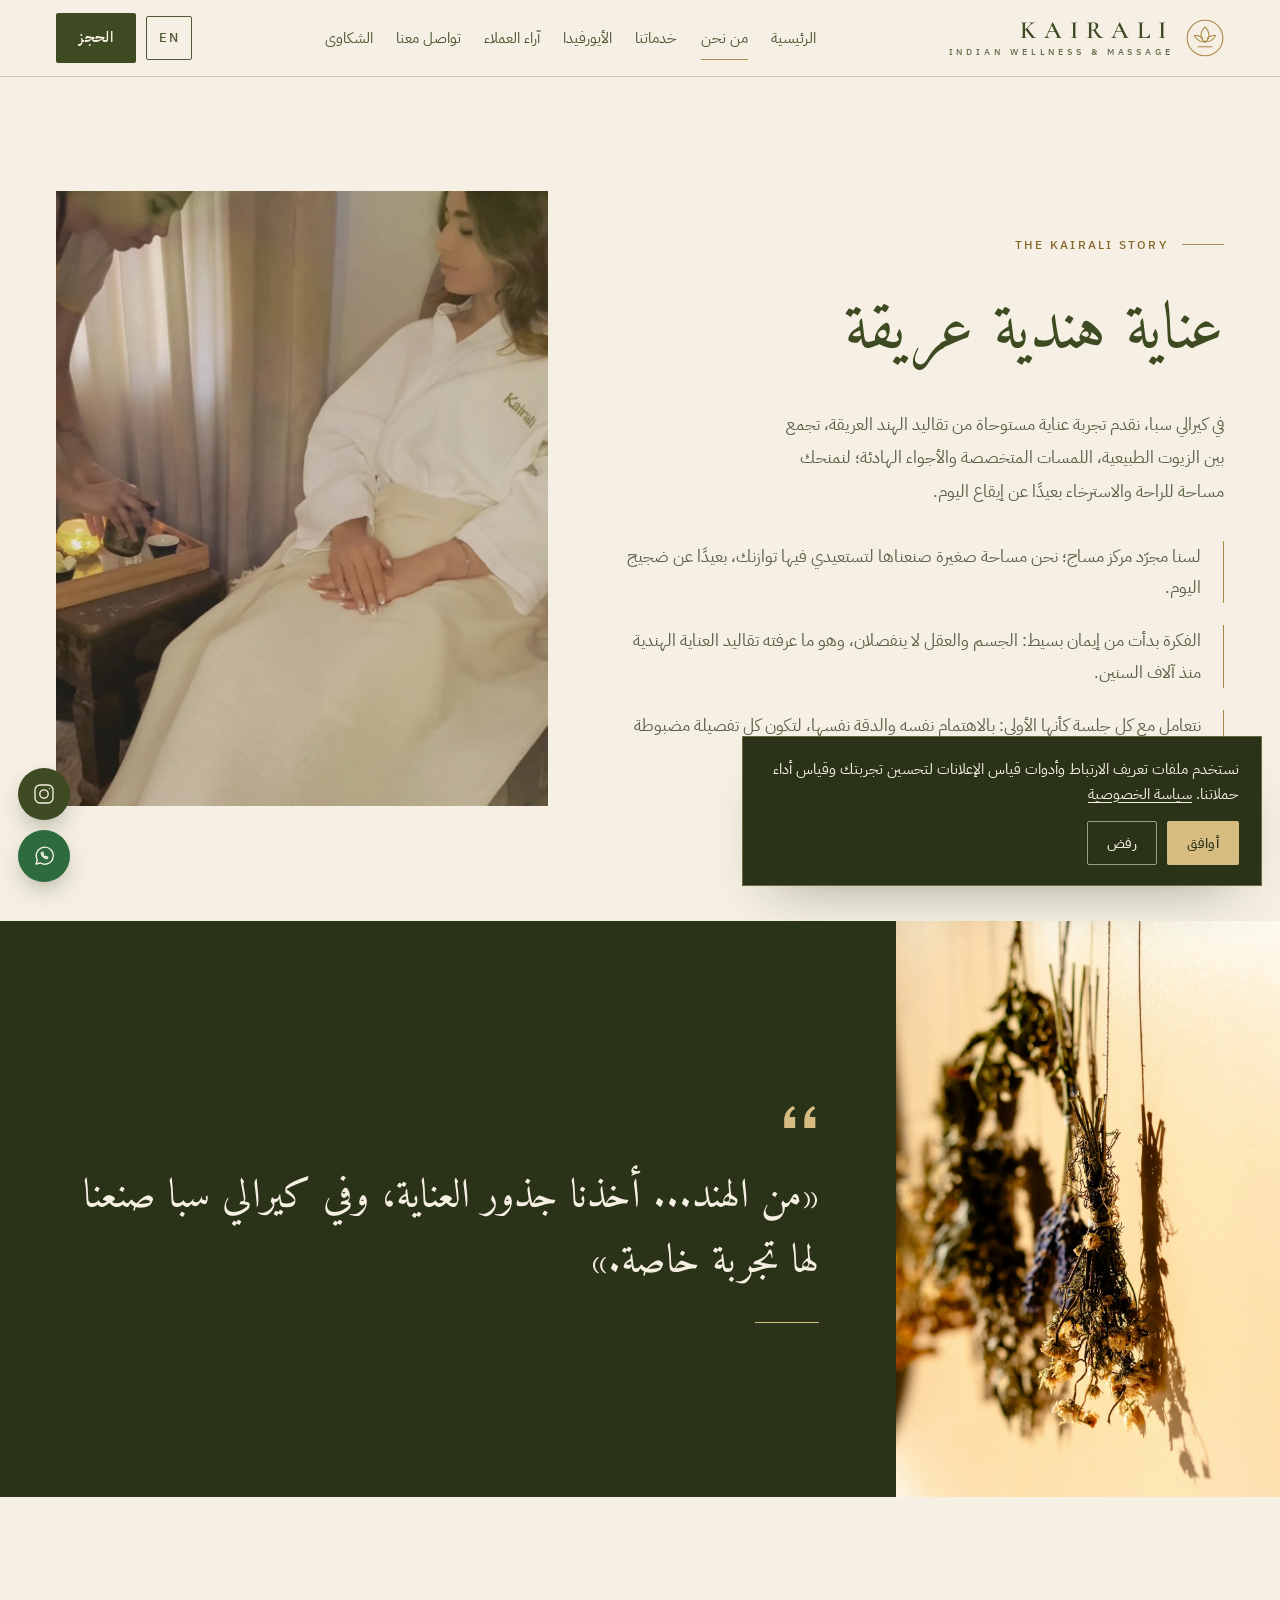
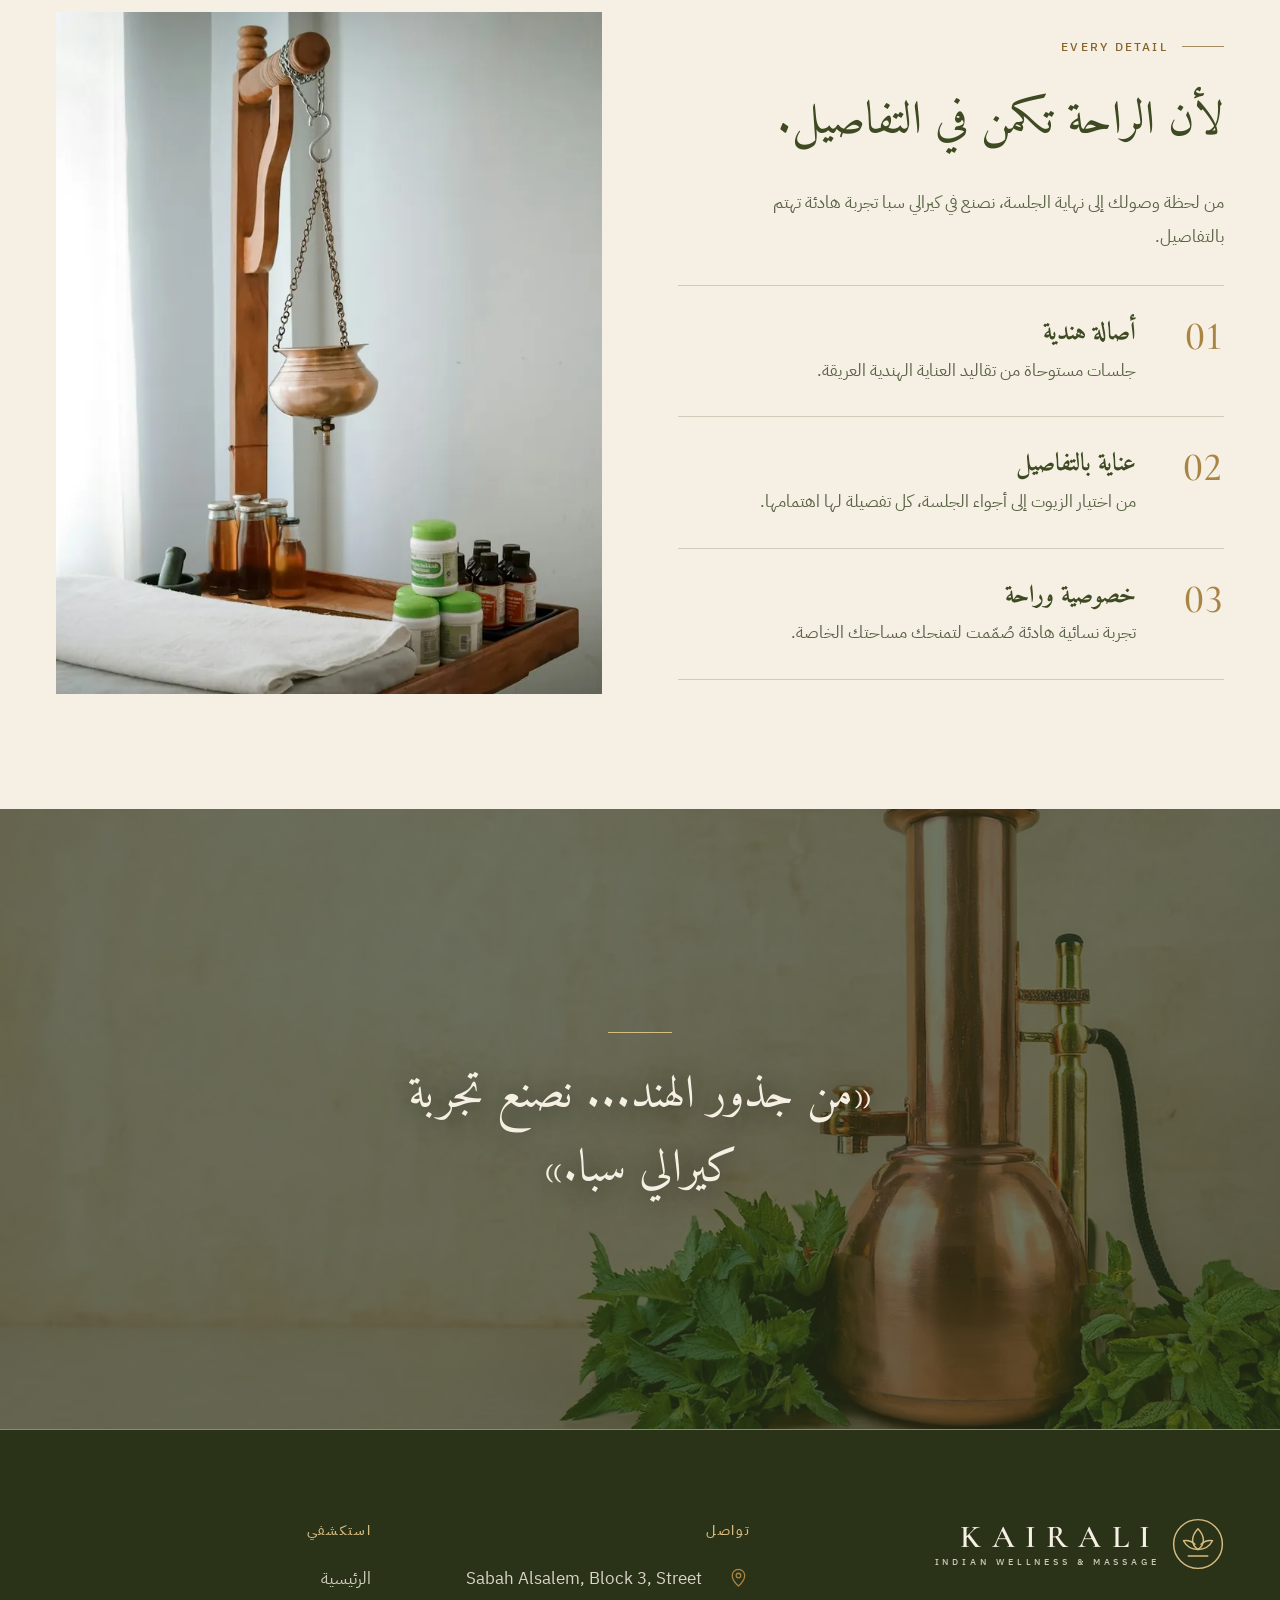
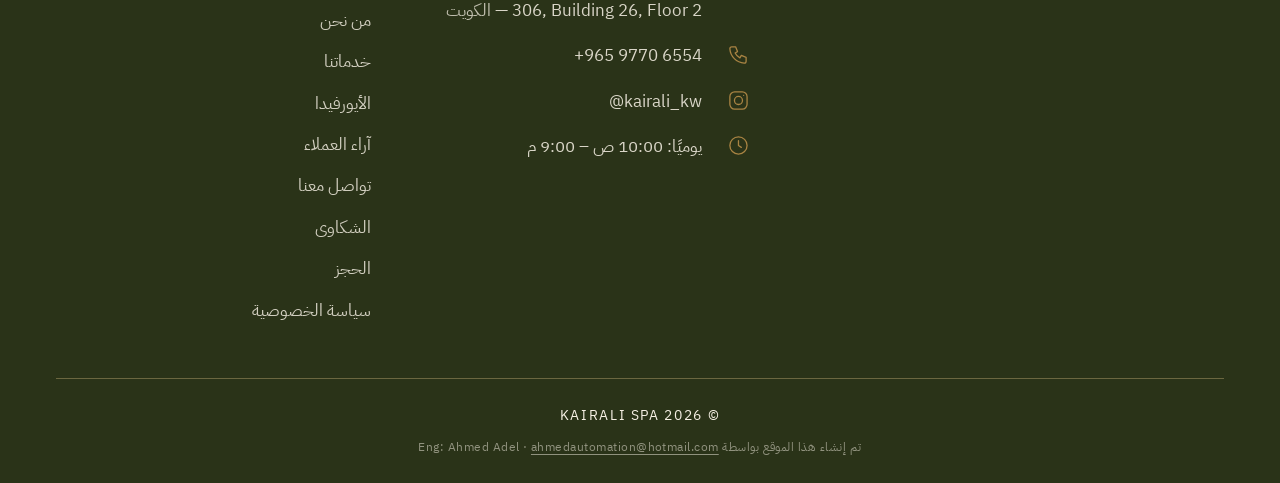
<file: about/index.html>
<!doctype html>
<html lang="ar" dir="rtl" data-title-en="About Us | Kairali Spa">
<head>
<meta charset="utf-8">
<meta name="viewport" content="width=device-width, initial-scale=1">
<title>من نحن | كيرالي سبا</title>
<meta name="description" content="عناية هندية عريقة: قصة كيرالي سبا وتجربة العناية المستوحاة من تقاليد الهند بالزيوت الطبيعية والأجواء الهادئة." data-en-content="Timeless Indian care: the story of Kairali Spa and a care experience inspired by India&#x27;s traditions.">

<link rel="canonical" href="https://kairali-website.vercel.app/about/">
<meta property="og:type" content="website"><meta property="og:site_name" content="Kairali Spa">
<meta property="og:title" content="من نحن | كيرالي سبا"><meta property="og:description" content="عناية هندية عريقة: قصة كيرالي سبا وتجربة العناية المستوحاة من تقاليد الهند بالزيوت الطبيعية والأجواء الهادئة.">
<meta property="og:url" content="https://kairali-website.vercel.app/about/"><meta property="og:image" content="https://kairali-website.vercel.app/assets/img/og-image.jpg"><meta property="og:locale" content="ar_KW"><meta property="og:locale:alternate" content="en_US">
<meta name="twitter:card" content="summary_large_image">
<meta name="theme-color" content="#2A3318">
<link rel="icon" href="/favicon.svg" type="image/svg+xml">
<link rel="preconnect" href="https://fonts.googleapis.com"><link rel="preconnect" href="https://fonts.gstatic.com" crossorigin>
<link rel="stylesheet" href="https://fonts.googleapis.com/css2?family=Amiri:wght@400;700&family=Cormorant+Garamond:ital,wght@0,400;0,500;0,600;1,400&family=IBM+Plex+Sans+Arabic:wght@300;400;500&display=swap">
<link rel="stylesheet" href="/assets/css/style.css">

</head>
<body data-page="about" class="page-inner">
<svg width="0" height="0" style="position:absolute" aria-hidden="true" focusable="false"><defs>
<symbol id="i-logo" viewBox="0 0 48 48"><circle cx="24" cy="24" r="22.5"/><path d="M24 10c3.4 3.6 5 7 5 10.5S27 27 24 29c-3-2-5-5-5-8.5S20.6 13.6 24 10Z"/><path d="M24 29c-5.2 0-10.6-2.6-13.4-8 4-.7 7.8.6 10.6 3.3"/><path d="M24 29c5.2 0 10.6-2.6 13.4-8-4-.7-7.8.6-10.6 3.3"/><path d="M15 35h18"/></symbol>
<symbol id="i-drop" viewBox="0 0 24 24"><path d="M12 3c3.5 4.6 6 7.6 6 11a6 6 0 0 1-12 0c0-3.4 2.5-6.4 6-11Z"/><path d="M9.2 14.4a3 3 0 0 0 2.4 2.6"/></symbol>
<symbol id="i-leaf" viewBox="0 0 24 24"><path d="M5 19c0-8 5-14 14-14 0 9-5 14-14 14Z"/><path d="M5 19c3-4 6-7 10-9"/></symbol>
<symbol id="i-lamp" viewBox="0 0 24 24"><path d="M12 2.5c1.3 1.7 2 2.8 2 4a2 2 0 0 1-4 0c0-1.2.7-2.3 2-4Z"/><path d="M3.5 12h17c0 3.4-3.8 6-8.5 6s-8.5-2.6-8.5-6Z"/><path d="M9 21.5h6M12 18v3.5"/></symbol>
<symbol id="i-door" viewBox="0 0 24 24"><path d="M6 21V9.5a6 6 0 0 1 12 0V21"/><path d="M3.5 21h17"/><path d="M14.8 13.5v2"/></symbol>
<symbol id="i-clock" viewBox="0 0 24 24"><circle cx="12" cy="12" r="9"/><path d="M12 7v5l3 2"/></symbol>
<symbol id="i-pin" viewBox="0 0 24 24"><path d="M12 21s-6.5-5.6-6.5-11a6.5 6.5 0 0 1 13 0c0 5.4-6.5 11-6.5 11Z"/><circle cx="12" cy="10" r="2.4"/></symbol>
<symbol id="i-phone" viewBox="0 0 24 24"><path d="M5 4h4l2 5-2.5 1.5a11 11 0 0 0 5 5L15 13l5 2v4a2 2 0 0 1-2 2A16 16 0 0 1 3 6a2 2 0 0 1 2-2Z"/></symbol>
<symbol id="i-insta" viewBox="0 0 24 24"><rect x="3" y="3" width="18" height="18" rx="5"/><circle cx="12" cy="12" r="4.2"/><path d="M17.4 6.6v.01"/></symbol>
<symbol id="i-wa" viewBox="0 0 24 24"><path d="M4 20l1.3-4.2A8.5 8.5 0 1 1 8.4 19L4 20Z"/><path d="M9.2 8.8c.2 2.4 2.5 5 5.4 5.9l1.2-1.4-1.9-1-.9.8c-.9-.3-1.9-1.2-2.2-2.2l.8-.9-1-1.9-1.4 1.1Z"/></symbol>
<symbol id="i-arrow" viewBox="0 0 24 24"><path d="M19 12H5M11 6l-6 6 6 6"/></symbol>
<symbol id="i-plus" viewBox="0 0 24 24"><path d="M12 5v14M5 12h14"/></symbol>
<symbol id="i-check" viewBox="0 0 24 24"><path d="M5 12.5l4.5 4.5L19 7.5"/></symbol>
<symbol id="i-close" viewBox="0 0 24 24"><path d="M6 6l12 12M18 6L6 18"/></symbol>
<symbol id="i-quote" viewBox="0 0 48 48"><path d="M20 12c-6 3-10 8-10 16v8h12V24h-6c0-4 2-7 6-9l-2-3ZM42 12c-6 3-10 8-10 16v8h12V24h-6c0-4 2-7 6-9l-2-3Z"/></symbol>
<symbol id="i-wind" viewBox="0 0 24 24"><path d="M3 9h11a3 3 0 1 0-3-3"/><path d="M3 14h15a3 3 0 1 1-3 3"/><path d="M3 19h6"/></symbol>
<symbol id="i-flame" viewBox="0 0 24 24"><path d="M12 3c1 3.5 5 5.5 5 10a5 5 0 0 1-10 0c0-2 1-3.2 2-4.2.3 1.4 1 2.2 2 2.2-.2-3.2-.5-5.2 1-8Z"/></symbol>
<symbol id="i-mountain" viewBox="0 0 24 24"><path d="M2.5 19.5l6-10 4 6 3-4 6 8h-19Z"/></symbol>
<symbol id="i-star" viewBox="0 0 24 24"><path d="M12 3l2.7 5.6 6.1.9-4.4 4.3 1 6.1L12 17l-5.4 2.9 1-6.1L3.2 9.5l6.1-.9L12 3Z"/></symbol>
</defs></svg>
<a class="skip" href="#main" data-en="Skip to content">تخطي إلى المحتوى</a>
<header class="nav"><div class="wrap nav__in">
  <a class="brand" href="/" aria-label="Kairali Spa"><svg class="ic " aria-hidden="true"><use href="#i-logo"/></svg><span class="brand__txt"><span class="brand__name">KAIRALI</span><span class="brand__sub">Indian Wellness &amp; Massage</span></span></a>
  <nav class="nav__links" aria-label="القائمة الرئيسية" data-en-aria-label="Main navigation"><a href="/" data-en="Home">الرئيسية</a><a href="/about/" data-en="About Us">من نحن</a><a href="/services/" data-en="Services">خدماتنا</a><a href="/ayurveda/" data-en="Ayurveda">الأيورفيدا</a><a href="/reviews/" data-en="Reviews">آراء العملاء</a><a href="/contact/" data-en="Contact">تواصل معنا</a><a href="/complaints/" data-en="Complaints">الشكاوى</a></nav>
  <div class="nav__side">
    <button class="lang-btn" type="button">EN</button>
    <a class="btn nav__cta" href="/book/" data-en="Book">الحجز</a>
    <button class="burger" type="button" aria-label="فتح القائمة" data-en-aria-label="Open menu" aria-expanded="false"><span></span></button>
  </div>
</div></header>
<div class="drawer" role="dialog" aria-modal="true" aria-label="القائمة" data-en-aria-label="Menu">
  <div class="drawer__top"><a class="brand" href="/" aria-label="Kairali Spa"><svg class="ic " aria-hidden="true"><use href="#i-logo"/></svg><span class="brand__txt"><span class="brand__name">KAIRALI</span></span></a><button class="drawer__close btn btn--line-lt" type="button" style="min-height:44px;padding:.4rem 1rem" aria-label="إغلاق" data-en-aria-label="Close"><svg class="ic " aria-hidden="true"><use href="#i-close"/></svg></button></div>
  <nav class="drawer__links"><a href="/"><span data-en="Home">الرئيسية</span><svg class="ic flip" aria-hidden="true"><use href="#i-arrow"/></svg></a><a href="/about/"><span data-en="About Us">من نحن</span><svg class="ic flip" aria-hidden="true"><use href="#i-arrow"/></svg></a><a href="/services/"><span data-en="Services">خدماتنا</span><svg class="ic flip" aria-hidden="true"><use href="#i-arrow"/></svg></a><a href="/ayurveda/"><span data-en="Ayurveda">الأيورفيدا</span><svg class="ic flip" aria-hidden="true"><use href="#i-arrow"/></svg></a><a href="/reviews/"><span data-en="Reviews">آراء العملاء</span><svg class="ic flip" aria-hidden="true"><use href="#i-arrow"/></svg></a><a href="/contact/"><span data-en="Contact">تواصل معنا</span><svg class="ic flip" aria-hidden="true"><use href="#i-arrow"/></svg></a><a href="/complaints/"><span data-en="Complaints">الشكاوى</span><svg class="ic flip" aria-hidden="true"><use href="#i-arrow"/></svg></a><a href="/book/"><span data-en="Book">الحجز</span><svg class="ic flip" aria-hidden="true"><use href="#i-arrow"/></svg></a></nav>
  <div class="drawer__foot"><button class="lang-btn btn btn--line-lt" type="button">EN</button><a class="btn btn--gold" href="https://wa.me/96597706554?text=%D9%85%D8%B1%D8%AD%D8%A8%D9%8B%D8%A7%D8%8C%20%D8%A3%D9%88%D8%AF%D9%91%20%D8%A7%D9%84%D8%A7%D8%B3%D8%AA%D9%81%D8%B3%D8%A7%D8%B1%20%D8%B9%D9%86%20%D8%AC%D9%84%D8%B3%D8%A7%D8%AA%20%D9%83%D9%8A%D8%B1%D8%A7%D9%84%D9%8A%20%D8%B3%D8%A8%D8%A7" rel="noopener"><svg class="ic " aria-hidden="true"><use href="#i-wa"/></svg> WhatsApp</a></div>
</div>
<main id="main">

<section class="sec">
  <div class="wrap split split--55">
    <div class="stack-lg">
      <p class="eyebrow">The Kairali Story</p>
      <h1 class="h1 reveal" data-en="Timeless Indian Care">عناية هندية عريقة</h1>
      <p class="lead reveal" data-en="At Kairali Spa, we offer a care experience inspired by India&#x27;s long-standing traditions, combining natural oils, specialised touch and a calm atmosphere — to give you a space to rest and unwind, away from the rhythm of the day.">في كيرالي سبا، نقدم تجربة عناية مستوحاة من تقاليد الهند العريقة، تجمع بين الزيوت الطبيعية، اللمسات المتخصصة والأجواء الهادئة؛ لنمنحك مساحة للراحة والاسترخاء بعيدًا عن إيقاع اليوم.</p>
      <div class="chunks"><div class="chunk reveal" data-d="1" data-en="We&#x27;re not just another massage centre; we&#x27;re a small space built so you can find your balance, away from the noise of the day.">لسنا مجرّد مركز مساج؛ نحن مساحة صغيرة صنعناها لتستعيدي فيها توازنك، بعيدًا عن ضجيج اليوم.</div><div class="chunk reveal" data-d="2" data-en="The idea began with a simple belief: body and mind are never separate — something Indian care traditions have known for thousands of years.">الفكرة بدأت من إيمان بسيط: الجسم والعقل لا ينفصلان، وهو ما عرفته تقاليد العناية الهندية منذ آلاف السنين.</div><div class="chunk reveal" data-d="3" data-en="We treat every session as if it were our first: the same care and precision, so every detail is right for you.">نتعامل مع كل جلسة كأنها الأولى: بالاهتمام نفسه والدقة نفسها، لتكون كل تفصيلة مضبوطة لكِ أنتِ.</div></div>
    </div>
    <div class="photo photo--tall reveal"><img src="/assets/img/real-robe.webp" alt="ضيفة في رداء أبيض داخل غرفة العلاج بينما تجهّز المعالجة الزيوت" data-en-alt="A guest in a white robe inside the treatment room while the therapist prepares the oils" style="object-position:60% 40%"></div>
  </div>
</section>

<section class="quote-block reveal">
  <div class="photo"><img src="/assets/img/st-herbs.webp" alt="أعشاب مجففة معلّقة" data-en-alt="Dried herbs hanging to dry" loading="lazy" decoding="async" style="object-position:50% 40%"></div>
  <div class="quote-block__panel on-dark"><svg class="ic quote-mark ic--fill" aria-hidden="true"><use href="#i-quote"/></svg>
    <blockquote data-en="From India... we took the roots of care, and at Kairali Spa we shaped a special experience around them.">«من الهند... أخذنا جذور العناية، وفي كيرالي سبا صنعنا لها تجربة خاصة.»</blockquote>
    <span class="gold-rule" style="background:var(--gold-lt)"></span>
  </div>
</section>

<section class="sec">
  <div class="wrap split">
    <div class="stack-lg">
      <p class="eyebrow">Every Detail</p>
      <h2 class="h2 reveal" data-en="Because comfort lives in the details.">لأن الراحة تكمن في التفاصيل.</h2>
      <p class="lead reveal" data-en="From the moment you arrive to the end of your session, Kairali Spa creates a calm experience that cares for every detail.">من لحظة وصولك إلى نهاية الجلسة، نصنع في كيرالي سبا تجربة هادئة تهتم بالتفاصيل.</p>
      <ol class="numlist"><li class="reveal" data-d="1"><span class="numlist__n">01</span><div><h3 data-en="Indian authenticity">أصالة هندية</h3><p data-en="Sessions inspired by long-standing Indian care traditions.">جلسات مستوحاة من تقاليد العناية الهندية العريقة.</p></div></li><li class="reveal" data-d="2"><span class="numlist__n">02</span><div><h3 data-en="Attention to detail">عناية بالتفاصيل</h3><p data-en="From choosing the oils to the atmosphere of the session, every detail is cared for.">من اختيار الزيوت إلى أجواء الجلسة، كل تفصيلة لها اهتمامها.</p></div></li><li class="reveal" data-d="3"><span class="numlist__n">03</span><div><h3 data-en="Privacy &amp; comfort">خصوصية وراحة</h3><p data-en="A calm women&#x27;s experience designed to give you your own space.">تجربة نسائية هادئة صُمّمت لتمنحك مساحتك الخاصة.</p></div></li></ol>
    </div>
    <div class="photo photo--tall reveal"><img src="/assets/img/st-copper.webp" alt="وعاء نحاسي وزيوت عشبية على طاولة العلاج" data-en-alt="A copper vessel and herbal oils on the treatment table" loading="lazy" decoding="async" style="object-position:50% 50%"></div>
  </div>
</section>

<section class="band reveal">
  <img src="/assets/img/st-copper-still.webp" alt="وعاء نحاسي وأعشاب طازجة على جدار وردي هادئ" data-en-alt="A copper vessel and fresh herbs against a calm rose wall" loading="lazy" decoding="async">
  <div class="wrap"><span class="gold-rule"></span>
    <p data-en="From India&#x27;s roots... we craft the Kairali Spa experience.">«من جذور الهند... نصنع تجربة كيرالي سبا.»</p></div>
</section>
</main>
<footer class="footer"><div class="wrap">
  <div class="footer__grid">
    <div><a class="brand" href="/" aria-label="Kairali Spa"><svg class="ic " aria-hidden="true"><use href="#i-logo"/></svg><span class="brand__txt"><span class="brand__name">KAIRALI</span><span class="brand__sub">Indian Wellness &amp; Massage</span></span></a></div>
    <div><h4 data-en="Contact">تواصل</h4>
      <ul class="info-list">
        <li><svg class="ic " aria-hidden="true"><use href="#i-pin"/></svg><span>Sabah Alsalem, Block 3, Street 306, Building 26, Floor 2 — <span data-en="Kuwait">الكويت</span></span></li>
        <li><svg class="ic " aria-hidden="true"><use href="#i-phone"/></svg><a href="tel:+96597706554" dir="ltr">+965 9770 6554</a></li>
        <li><svg class="ic " aria-hidden="true"><use href="#i-insta"/></svg><a href="https://instagram.com/kairali_kw" rel="noopener" dir="ltr">@kairali_kw</a></li>
        <li><svg class="ic " aria-hidden="true"><use href="#i-clock"/></svg><span data-en="Daily: 10:00 AM – 9:00 PM">يوميًا: 10:00 ص – 9:00 م</span></li>
      </ul></div>
    <nav aria-label="روابط التذييل" data-en-aria-label="Footer links"><h4 data-en="Explore">استكشفي</h4><ul><li><a href="/" data-en="Home">الرئيسية</a></li><li><a href="/about/" data-en="About Us">من نحن</a></li><li><a href="/services/" data-en="Services">خدماتنا</a></li><li><a href="/ayurveda/" data-en="Ayurveda">الأيورفيدا</a></li><li><a href="/reviews/" data-en="Reviews">آراء العملاء</a></li><li><a href="/contact/" data-en="Contact">تواصل معنا</a></li><li><a href="/complaints/" data-en="Complaints">الشكاوى</a></li><li><a href="/book/" data-en="Book">الحجز</a></li><li><a href="/privacy/" data-en="Privacy Policy">سياسة الخصوصية</a></li></ul></nav>
  </div>
  <div class="footer__bottom">© KAIRALI SPA 2026
    <span class="footer__credit"><span data-en="This website was created by">تم إنشاء هذا الموقع بواسطة</span> Eng: Ahmed Adel · <a href="mailto:ahmedautomation@hotmail.com">ahmedautomation@hotmail.com</a></span>
  </div>
</div></footer>
<div class="floats"><a class="float" href="https://instagram.com/kairali_kw" rel="noopener" aria-label="انستجرام" data-en-aria-label="Instagram"><svg class="ic " aria-hidden="true"><use href="#i-insta"/></svg></a><a class="float float--wa" href="https://wa.me/96597706554?text=%D9%85%D8%B1%D8%AD%D8%A8%D9%8B%D8%A7%D8%8C%20%D8%A3%D9%88%D8%AF%D9%91%20%D8%A7%D9%84%D8%A7%D8%B3%D8%AA%D9%81%D8%B3%D8%A7%D8%B1%20%D8%B9%D9%86%20%D8%AC%D9%84%D8%B3%D8%A7%D8%AA%20%D9%83%D9%8A%D8%B1%D8%A7%D9%84%D9%8A%20%D8%B3%D8%A8%D8%A7" rel="noopener" aria-label="واتساب" data-en-aria-label="WhatsApp"><svg class="ic " aria-hidden="true"><use href="#i-wa"/></svg></a></div><div class="mbar"><a class="btn btn--solid" href="/book/" data-en="Book">الحجز</a><a class="btn btn--line sq" href="https://wa.me/96597706554?text=%D9%85%D8%B1%D8%AD%D8%A8%D9%8B%D8%A7%D8%8C%20%D8%A3%D9%88%D8%AF%D9%91%20%D8%A7%D9%84%D8%A7%D8%B3%D8%AA%D9%81%D8%B3%D8%A7%D8%B1%20%D8%B9%D9%86%20%D8%AC%D9%84%D8%B3%D8%A7%D8%AA%20%D9%83%D9%8A%D8%B1%D8%A7%D9%84%D9%8A%20%D8%B3%D8%A8%D8%A7" rel="noopener" aria-label="واتساب" data-en-aria-label="WhatsApp"><svg class="ic " aria-hidden="true"><use href="#i-wa"/></svg></a><a class="btn btn--line sq" href="https://instagram.com/kairali_kw" rel="noopener" aria-label="انستجرام" data-en-aria-label="Instagram"><svg class="ic " aria-hidden="true"><use href="#i-insta"/></svg></a></div>
<div class="consent" id="consent" hidden role="dialog" aria-label="ملفات تعريف الارتباط" data-en-aria-label="Cookies">
  <p data-en="We use cookies and ad-measurement tools to improve your experience and measure our campaigns. &lt;a href=&quot;/privacy/&quot;&gt;Privacy Policy&lt;/a&gt;">نستخدم ملفات تعريف الارتباط وأدوات قياس الإعلانات لتحسين تجربتك وقياس أداء حملاتنا. <a href="/privacy/">سياسة الخصوصية</a></p>
  <div class="consent__act"><button class="btn btn--gold" type="button" data-consent="yes" data-en="Accept">أوافق</button><button class="btn btn--line-lt" type="button" data-consent="no" data-en="Decline">رفض</button></div>
</div>
<script src="/assets/js/config.js"></script>
<script src="/assets/js/data.js"></script>
<script src="/assets/js/app.js" defer></script>
</body>
</html>
</file>
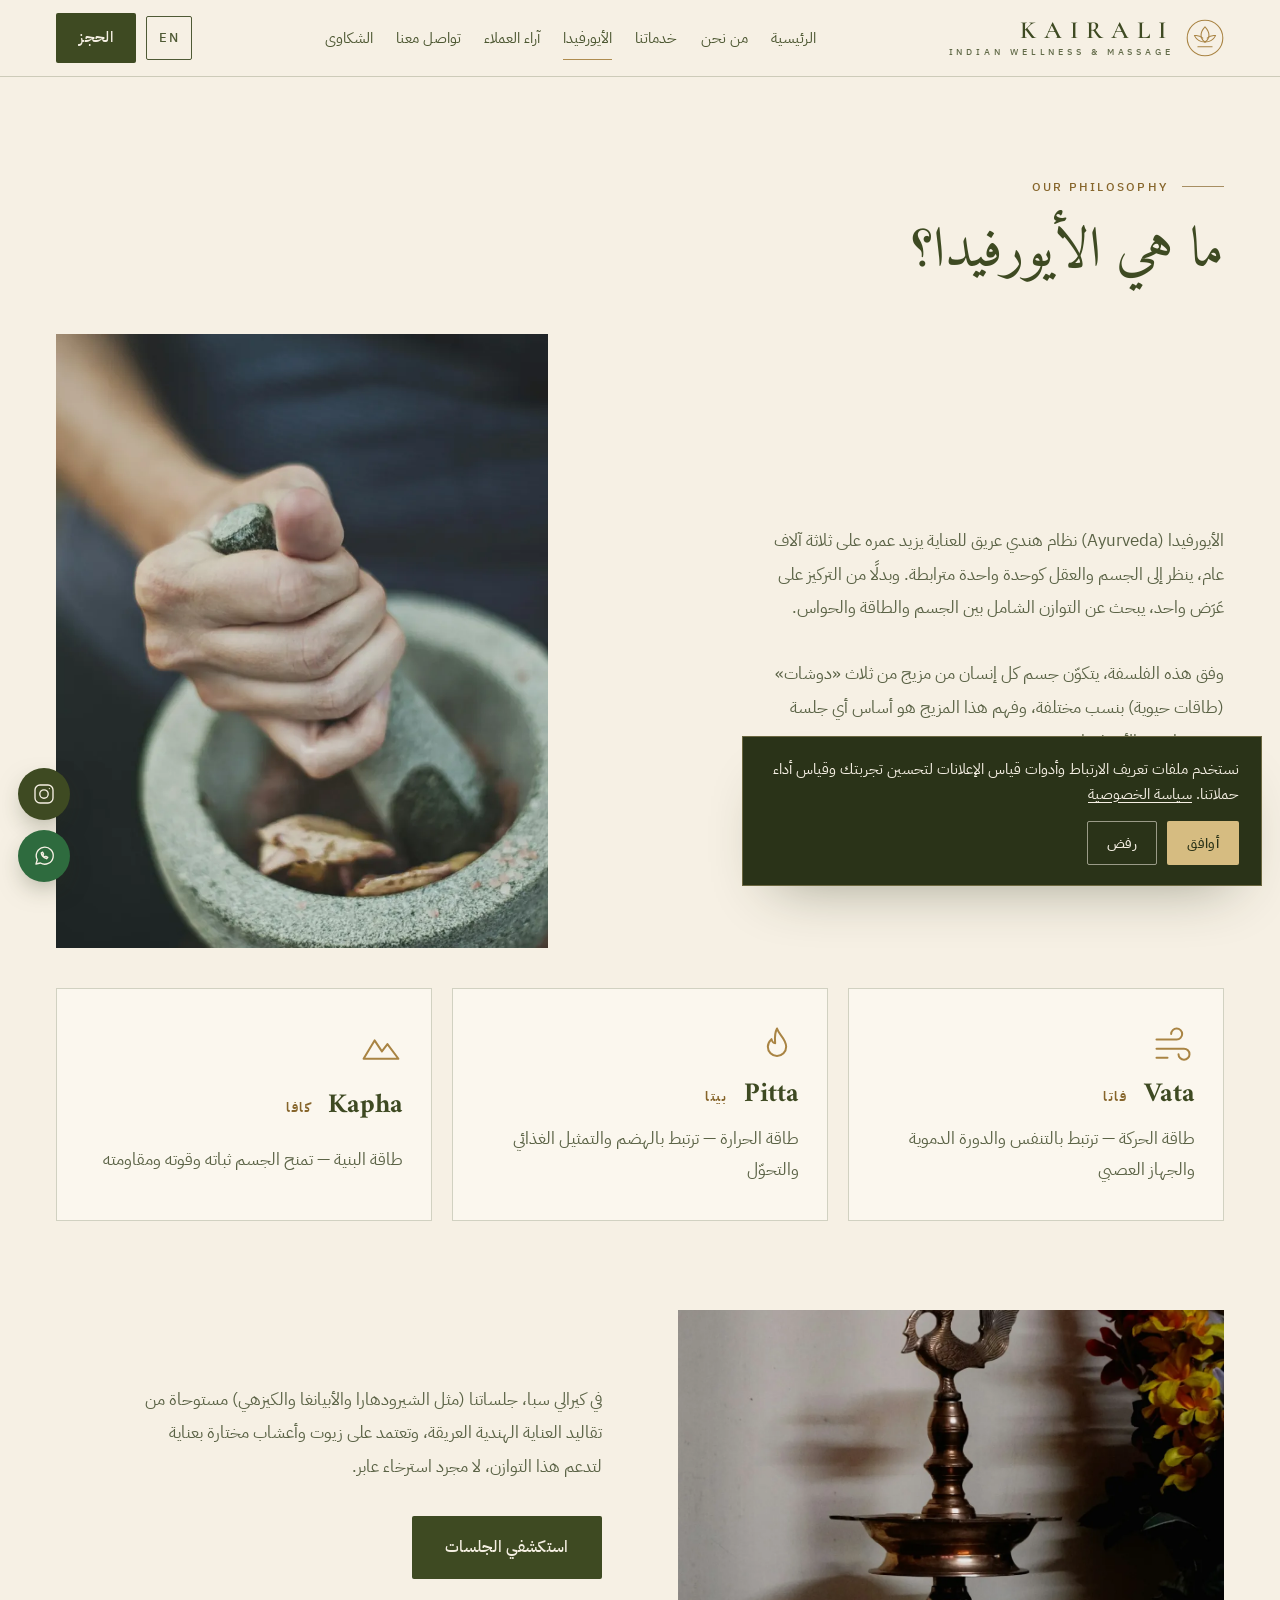
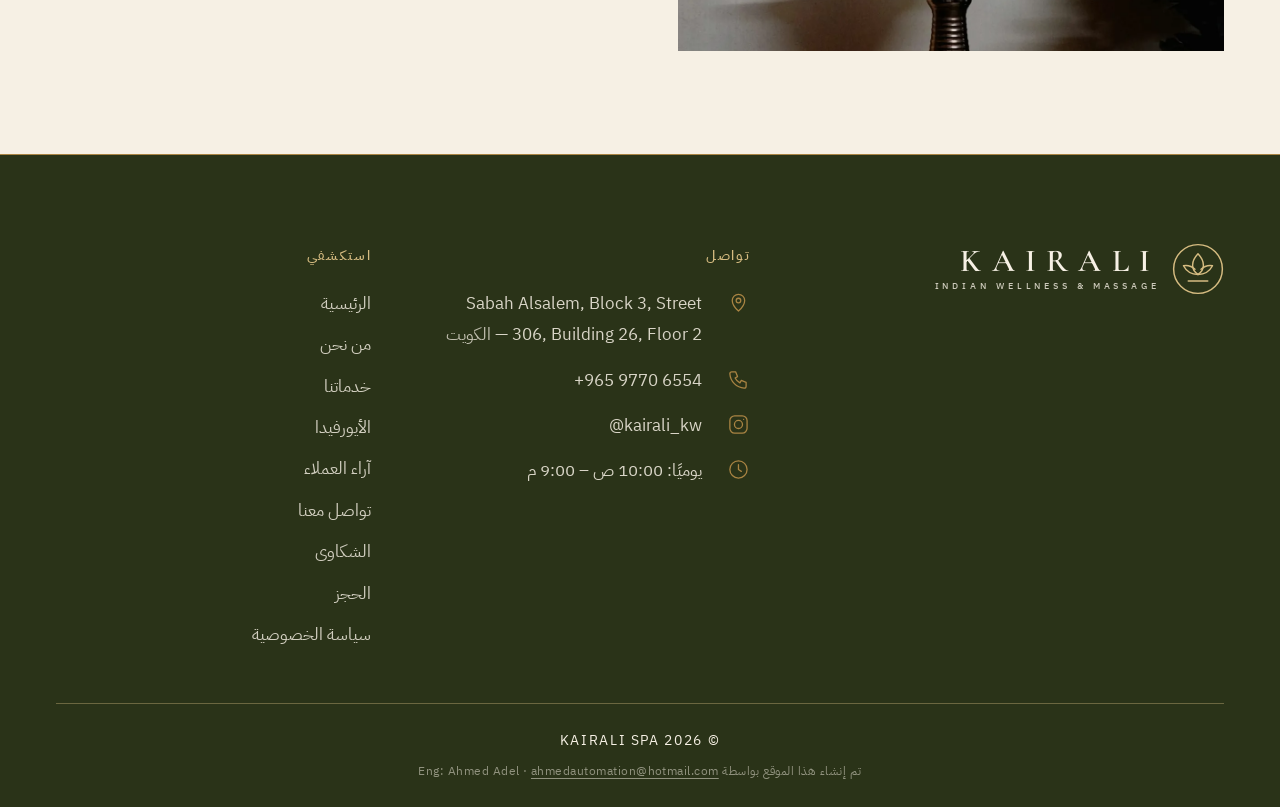
<file: ayurveda/index.html>
<!doctype html>
<html lang="ar" dir="rtl" data-title-en="Ayurveda | Kairali Spa">
<head>
<meta charset="utf-8">
<meta name="viewport" content="width=device-width, initial-scale=1">
<title>عن الأيورفيدا | كيرالي سبا</title>
<meta name="description" content="تعرّفي على فلسفة الأيورفيدا الهندية والدوشات الثلاث (فاتا وبيتا وكافا) وكيف تستلهمها جلسات كيرالي سبا." data-en-content="Discover the Indian philosophy of Ayurveda and the three doshas (Vata, Pitta, Kapha) that inspire Kairali Spa sessions.">

<link rel="canonical" href="https://kairali-website.vercel.app/ayurveda/">
<meta property="og:type" content="website"><meta property="og:site_name" content="Kairali Spa">
<meta property="og:title" content="عن الأيورفيدا | كيرالي سبا"><meta property="og:description" content="تعرّفي على فلسفة الأيورفيدا الهندية والدوشات الثلاث (فاتا وبيتا وكافا) وكيف تستلهمها جلسات كيرالي سبا.">
<meta property="og:url" content="https://kairali-website.vercel.app/ayurveda/"><meta property="og:image" content="https://kairali-website.vercel.app/assets/img/og-image.jpg"><meta property="og:locale" content="ar_KW"><meta property="og:locale:alternate" content="en_US">
<meta name="twitter:card" content="summary_large_image">
<meta name="theme-color" content="#2A3318">
<link rel="icon" href="/favicon.svg" type="image/svg+xml">
<link rel="preconnect" href="https://fonts.googleapis.com"><link rel="preconnect" href="https://fonts.gstatic.com" crossorigin>
<link rel="stylesheet" href="https://fonts.googleapis.com/css2?family=Amiri:wght@400;700&family=Cormorant+Garamond:ital,wght@0,400;0,500;0,600;1,400&family=IBM+Plex+Sans+Arabic:wght@300;400;500&display=swap">
<link rel="stylesheet" href="/assets/css/style.css">

</head>
<body data-page="ayurveda" class="page-inner">
<svg width="0" height="0" style="position:absolute" aria-hidden="true" focusable="false"><defs>
<symbol id="i-logo" viewBox="0 0 48 48"><circle cx="24" cy="24" r="22.5"/><path d="M24 10c3.4 3.6 5 7 5 10.5S27 27 24 29c-3-2-5-5-5-8.5S20.6 13.6 24 10Z"/><path d="M24 29c-5.2 0-10.6-2.6-13.4-8 4-.7 7.8.6 10.6 3.3"/><path d="M24 29c5.2 0 10.6-2.6 13.4-8-4-.7-7.8.6-10.6 3.3"/><path d="M15 35h18"/></symbol>
<symbol id="i-drop" viewBox="0 0 24 24"><path d="M12 3c3.5 4.6 6 7.6 6 11a6 6 0 0 1-12 0c0-3.4 2.5-6.4 6-11Z"/><path d="M9.2 14.4a3 3 0 0 0 2.4 2.6"/></symbol>
<symbol id="i-leaf" viewBox="0 0 24 24"><path d="M5 19c0-8 5-14 14-14 0 9-5 14-14 14Z"/><path d="M5 19c3-4 6-7 10-9"/></symbol>
<symbol id="i-lamp" viewBox="0 0 24 24"><path d="M12 2.5c1.3 1.7 2 2.8 2 4a2 2 0 0 1-4 0c0-1.2.7-2.3 2-4Z"/><path d="M3.5 12h17c0 3.4-3.8 6-8.5 6s-8.5-2.6-8.5-6Z"/><path d="M9 21.5h6M12 18v3.5"/></symbol>
<symbol id="i-door" viewBox="0 0 24 24"><path d="M6 21V9.5a6 6 0 0 1 12 0V21"/><path d="M3.5 21h17"/><path d="M14.8 13.5v2"/></symbol>
<symbol id="i-clock" viewBox="0 0 24 24"><circle cx="12" cy="12" r="9"/><path d="M12 7v5l3 2"/></symbol>
<symbol id="i-pin" viewBox="0 0 24 24"><path d="M12 21s-6.5-5.6-6.5-11a6.5 6.5 0 0 1 13 0c0 5.4-6.5 11-6.5 11Z"/><circle cx="12" cy="10" r="2.4"/></symbol>
<symbol id="i-phone" viewBox="0 0 24 24"><path d="M5 4h4l2 5-2.5 1.5a11 11 0 0 0 5 5L15 13l5 2v4a2 2 0 0 1-2 2A16 16 0 0 1 3 6a2 2 0 0 1 2-2Z"/></symbol>
<symbol id="i-insta" viewBox="0 0 24 24"><rect x="3" y="3" width="18" height="18" rx="5"/><circle cx="12" cy="12" r="4.2"/><path d="M17.4 6.6v.01"/></symbol>
<symbol id="i-wa" viewBox="0 0 24 24"><path d="M4 20l1.3-4.2A8.5 8.5 0 1 1 8.4 19L4 20Z"/><path d="M9.2 8.8c.2 2.4 2.5 5 5.4 5.9l1.2-1.4-1.9-1-.9.8c-.9-.3-1.9-1.2-2.2-2.2l.8-.9-1-1.9-1.4 1.1Z"/></symbol>
<symbol id="i-arrow" viewBox="0 0 24 24"><path d="M19 12H5M11 6l-6 6 6 6"/></symbol>
<symbol id="i-plus" viewBox="0 0 24 24"><path d="M12 5v14M5 12h14"/></symbol>
<symbol id="i-check" viewBox="0 0 24 24"><path d="M5 12.5l4.5 4.5L19 7.5"/></symbol>
<symbol id="i-close" viewBox="0 0 24 24"><path d="M6 6l12 12M18 6L6 18"/></symbol>
<symbol id="i-quote" viewBox="0 0 48 48"><path d="M20 12c-6 3-10 8-10 16v8h12V24h-6c0-4 2-7 6-9l-2-3ZM42 12c-6 3-10 8-10 16v8h12V24h-6c0-4 2-7 6-9l-2-3Z"/></symbol>
<symbol id="i-wind" viewBox="0 0 24 24"><path d="M3 9h11a3 3 0 1 0-3-3"/><path d="M3 14h15a3 3 0 1 1-3 3"/><path d="M3 19h6"/></symbol>
<symbol id="i-flame" viewBox="0 0 24 24"><path d="M12 3c1 3.5 5 5.5 5 10a5 5 0 0 1-10 0c0-2 1-3.2 2-4.2.3 1.4 1 2.2 2 2.2-.2-3.2-.5-5.2 1-8Z"/></symbol>
<symbol id="i-mountain" viewBox="0 0 24 24"><path d="M2.5 19.5l6-10 4 6 3-4 6 8h-19Z"/></symbol>
<symbol id="i-star" viewBox="0 0 24 24"><path d="M12 3l2.7 5.6 6.1.9-4.4 4.3 1 6.1L12 17l-5.4 2.9 1-6.1L3.2 9.5l6.1-.9L12 3Z"/></symbol>
</defs></svg>
<a class="skip" href="#main" data-en="Skip to content">تخطي إلى المحتوى</a>
<header class="nav"><div class="wrap nav__in">
  <a class="brand" href="/" aria-label="Kairali Spa"><svg class="ic " aria-hidden="true"><use href="#i-logo"/></svg><span class="brand__txt"><span class="brand__name">KAIRALI</span><span class="brand__sub">Indian Wellness &amp; Massage</span></span></a>
  <nav class="nav__links" aria-label="القائمة الرئيسية" data-en-aria-label="Main navigation"><a href="/" data-en="Home">الرئيسية</a><a href="/about/" data-en="About Us">من نحن</a><a href="/services/" data-en="Services">خدماتنا</a><a href="/ayurveda/" data-en="Ayurveda">الأيورفيدا</a><a href="/reviews/" data-en="Reviews">آراء العملاء</a><a href="/contact/" data-en="Contact">تواصل معنا</a><a href="/complaints/" data-en="Complaints">الشكاوى</a></nav>
  <div class="nav__side">
    <button class="lang-btn" type="button">EN</button>
    <a class="btn nav__cta" href="/book/" data-en="Book">الحجز</a>
    <button class="burger" type="button" aria-label="فتح القائمة" data-en-aria-label="Open menu" aria-expanded="false"><span></span></button>
  </div>
</div></header>
<div class="drawer" role="dialog" aria-modal="true" aria-label="القائمة" data-en-aria-label="Menu">
  <div class="drawer__top"><a class="brand" href="/" aria-label="Kairali Spa"><svg class="ic " aria-hidden="true"><use href="#i-logo"/></svg><span class="brand__txt"><span class="brand__name">KAIRALI</span></span></a><button class="drawer__close btn btn--line-lt" type="button" style="min-height:44px;padding:.4rem 1rem" aria-label="إغلاق" data-en-aria-label="Close"><svg class="ic " aria-hidden="true"><use href="#i-close"/></svg></button></div>
  <nav class="drawer__links"><a href="/"><span data-en="Home">الرئيسية</span><svg class="ic flip" aria-hidden="true"><use href="#i-arrow"/></svg></a><a href="/about/"><span data-en="About Us">من نحن</span><svg class="ic flip" aria-hidden="true"><use href="#i-arrow"/></svg></a><a href="/services/"><span data-en="Services">خدماتنا</span><svg class="ic flip" aria-hidden="true"><use href="#i-arrow"/></svg></a><a href="/ayurveda/"><span data-en="Ayurveda">الأيورفيدا</span><svg class="ic flip" aria-hidden="true"><use href="#i-arrow"/></svg></a><a href="/reviews/"><span data-en="Reviews">آراء العملاء</span><svg class="ic flip" aria-hidden="true"><use href="#i-arrow"/></svg></a><a href="/contact/"><span data-en="Contact">تواصل معنا</span><svg class="ic flip" aria-hidden="true"><use href="#i-arrow"/></svg></a><a href="/complaints/"><span data-en="Complaints">الشكاوى</span><svg class="ic flip" aria-hidden="true"><use href="#i-arrow"/></svg></a><a href="/book/"><span data-en="Book">الحجز</span><svg class="ic flip" aria-hidden="true"><use href="#i-arrow"/></svg></a></nav>
  <div class="drawer__foot"><button class="lang-btn btn btn--line-lt" type="button">EN</button><a class="btn btn--gold" href="https://wa.me/96597706554?text=%D9%85%D8%B1%D8%AD%D8%A8%D9%8B%D8%A7%D8%8C%20%D8%A3%D9%88%D8%AF%D9%91%20%D8%A7%D9%84%D8%A7%D8%B3%D8%AA%D9%81%D8%B3%D8%A7%D8%B1%20%D8%B9%D9%86%20%D8%AC%D9%84%D8%B3%D8%A7%D8%AA%20%D9%83%D9%8A%D8%B1%D8%A7%D9%84%D9%8A%20%D8%B3%D8%A8%D8%A7" rel="noopener"><svg class="ic " aria-hidden="true"><use href="#i-wa"/></svg> WhatsApp</a></div>
</div>
<main id="main">

<section class="wrap page-head"><p class="eyebrow">Our Philosophy</p><h1 class="h1 reveal" data-en="What Is Ayurveda?">ما هي الأيورفيدا؟</h1></section>
<section class="wrap" style="padding-bottom:clamp(56px,8vw,110px)">
  <div class="split split--55">
    <div class="stack-lg">
      <p class="lead reveal" data-en="Ayurveda is a long-standing Indian system of care, over 3,000 years old, which sees the body and mind as one connected whole. Instead of focusing on a single symptom, it looks for complete balance between the body, energy and senses.">الأيورفيدا (Ayurveda) نظام هندي عريق للعناية يزيد عمره على ثلاثة آلاف عام، ينظر إلى الجسم والعقل كوحدة واحدة مترابطة. وبدلًا من التركيز على عَرَض واحد، يبحث عن التوازن الشامل بين الجسم والطاقة والحواس.</p>
      <p class="lead reveal" data-en="According to this philosophy, every person&#x27;s body is made of a mix of three “doshas” (vital energies) in different proportions, and understanding that mix is the basis of any Ayurveda-inspired session.">وفق هذه الفلسفة، يتكوّن جسم كل إنسان من مزيج من ثلاث «دوشات» (طاقات حيوية) بنسب مختلفة، وفهم هذا المزيج هو أساس أي جلسة مستوحاة من الأيورفيدا.</p>
    </div>
    <div class="photo photo--tall reveal"><img src="/assets/img/st-mortar.webp" alt="طحن الأعشاب بالهاون الحجري" data-en-alt="Grinding herbs with a stone mortar" style="object-position:50% 50%"></div>
  </div>
  <div class="doshas"><div class="dosha reveal" data-d="1"><svg class="ic " aria-hidden="true"><use href="#i-wind"/></svg><h3>Vata <small>فاتا</small></h3><p data-en="The energy of movement — linked to breathing, blood circulation and the nervous system">طاقة الحركة — ترتبط بالتنفس والدورة الدموية والجهاز العصبي</p></div><div class="dosha reveal" data-d="2"><svg class="ic " aria-hidden="true"><use href="#i-flame"/></svg><h3>Pitta <small>بيتا</small></h3><p data-en="The energy of heat — linked to digestion, metabolism and transformation">طاقة الحرارة — ترتبط بالهضم والتمثيل الغذائي والتحوّل</p></div><div class="dosha reveal" data-d="3"><svg class="ic " aria-hidden="true"><use href="#i-mountain"/></svg><h3>Kapha <small>كافا</small></h3><p data-en="The energy of structure — gives the body its stability and strength">طاقة البنية — تمنح الجسم ثباته وقوته ومقاومته</p></div></div>
  <div class="split" style="margin-top:clamp(48px,7vw,96px)">
    <div class="photo photo--wide reveal"><img src="/assets/img/st-lamp.webp" alt="مصباح نحاسي هندي تقليدي" data-en-alt="A traditional Indian brass lamp" loading="lazy" decoding="async" style="object-position:50% 38%"></div>
    <div class="stack-lg">
      <p class="lead reveal" data-en="At Kairali Spa, our sessions (such as Shirodhara, Abhyanga and Kizhi) are inspired by long-standing Indian care traditions, using carefully chosen oils and herbs to support this balance — not just temporary relaxation.">في كيرالي سبا، جلساتنا (مثل الشيرودهارا والأبيانغا والكيزهي) مستوحاة من تقاليد العناية الهندية العريقة، وتعتمد على زيوت وأعشاب مختارة بعناية لتدعم هذا التوازن، لا مجرد استرخاء عابر.</p>
      <a class="btn btn--solid reveal" href="/services/" style="align-self:start" data-en="Explore the sessions">استكشفي الجلسات</a>
    </div>
  </div>
</section>
</main>
<footer class="footer"><div class="wrap">
  <div class="footer__grid">
    <div><a class="brand" href="/" aria-label="Kairali Spa"><svg class="ic " aria-hidden="true"><use href="#i-logo"/></svg><span class="brand__txt"><span class="brand__name">KAIRALI</span><span class="brand__sub">Indian Wellness &amp; Massage</span></span></a></div>
    <div><h4 data-en="Contact">تواصل</h4>
      <ul class="info-list">
        <li><svg class="ic " aria-hidden="true"><use href="#i-pin"/></svg><span>Sabah Alsalem, Block 3, Street 306, Building 26, Floor 2 — <span data-en="Kuwait">الكويت</span></span></li>
        <li><svg class="ic " aria-hidden="true"><use href="#i-phone"/></svg><a href="tel:+96597706554" dir="ltr">+965 9770 6554</a></li>
        <li><svg class="ic " aria-hidden="true"><use href="#i-insta"/></svg><a href="https://instagram.com/kairali_kw" rel="noopener" dir="ltr">@kairali_kw</a></li>
        <li><svg class="ic " aria-hidden="true"><use href="#i-clock"/></svg><span data-en="Daily: 10:00 AM – 9:00 PM">يوميًا: 10:00 ص – 9:00 م</span></li>
      </ul></div>
    <nav aria-label="روابط التذييل" data-en-aria-label="Footer links"><h4 data-en="Explore">استكشفي</h4><ul><li><a href="/" data-en="Home">الرئيسية</a></li><li><a href="/about/" data-en="About Us">من نحن</a></li><li><a href="/services/" data-en="Services">خدماتنا</a></li><li><a href="/ayurveda/" data-en="Ayurveda">الأيورفيدا</a></li><li><a href="/reviews/" data-en="Reviews">آراء العملاء</a></li><li><a href="/contact/" data-en="Contact">تواصل معنا</a></li><li><a href="/complaints/" data-en="Complaints">الشكاوى</a></li><li><a href="/book/" data-en="Book">الحجز</a></li><li><a href="/privacy/" data-en="Privacy Policy">سياسة الخصوصية</a></li></ul></nav>
  </div>
  <div class="footer__bottom">© KAIRALI SPA 2026
    <span class="footer__credit"><span data-en="This website was created by">تم إنشاء هذا الموقع بواسطة</span> Eng: Ahmed Adel · <a href="mailto:ahmedautomation@hotmail.com">ahmedautomation@hotmail.com</a></span>
  </div>
</div></footer>
<div class="floats"><a class="float" href="https://instagram.com/kairali_kw" rel="noopener" aria-label="انستجرام" data-en-aria-label="Instagram"><svg class="ic " aria-hidden="true"><use href="#i-insta"/></svg></a><a class="float float--wa" href="https://wa.me/96597706554?text=%D9%85%D8%B1%D8%AD%D8%A8%D9%8B%D8%A7%D8%8C%20%D8%A3%D9%88%D8%AF%D9%91%20%D8%A7%D9%84%D8%A7%D8%B3%D8%AA%D9%81%D8%B3%D8%A7%D8%B1%20%D8%B9%D9%86%20%D8%AC%D9%84%D8%B3%D8%A7%D8%AA%20%D9%83%D9%8A%D8%B1%D8%A7%D9%84%D9%8A%20%D8%B3%D8%A8%D8%A7" rel="noopener" aria-label="واتساب" data-en-aria-label="WhatsApp"><svg class="ic " aria-hidden="true"><use href="#i-wa"/></svg></a></div><div class="mbar"><a class="btn btn--solid" href="/book/" data-en="Book">الحجز</a><a class="btn btn--line sq" href="https://wa.me/96597706554?text=%D9%85%D8%B1%D8%AD%D8%A8%D9%8B%D8%A7%D8%8C%20%D8%A3%D9%88%D8%AF%D9%91%20%D8%A7%D9%84%D8%A7%D8%B3%D8%AA%D9%81%D8%B3%D8%A7%D8%B1%20%D8%B9%D9%86%20%D8%AC%D9%84%D8%B3%D8%A7%D8%AA%20%D9%83%D9%8A%D8%B1%D8%A7%D9%84%D9%8A%20%D8%B3%D8%A8%D8%A7" rel="noopener" aria-label="واتساب" data-en-aria-label="WhatsApp"><svg class="ic " aria-hidden="true"><use href="#i-wa"/></svg></a><a class="btn btn--line sq" href="https://instagram.com/kairali_kw" rel="noopener" aria-label="انستجرام" data-en-aria-label="Instagram"><svg class="ic " aria-hidden="true"><use href="#i-insta"/></svg></a></div>
<div class="consent" id="consent" hidden role="dialog" aria-label="ملفات تعريف الارتباط" data-en-aria-label="Cookies">
  <p data-en="We use cookies and ad-measurement tools to improve your experience and measure our campaigns. &lt;a href=&quot;/privacy/&quot;&gt;Privacy Policy&lt;/a&gt;">نستخدم ملفات تعريف الارتباط وأدوات قياس الإعلانات لتحسين تجربتك وقياس أداء حملاتنا. <a href="/privacy/">سياسة الخصوصية</a></p>
  <div class="consent__act"><button class="btn btn--gold" type="button" data-consent="yes" data-en="Accept">أوافق</button><button class="btn btn--line-lt" type="button" data-consent="no" data-en="Decline">رفض</button></div>
</div>
<script src="/assets/js/config.js"></script>
<script src="/assets/js/data.js"></script>
<script src="/assets/js/app.js" defer></script>
</body>
</html>
</file>
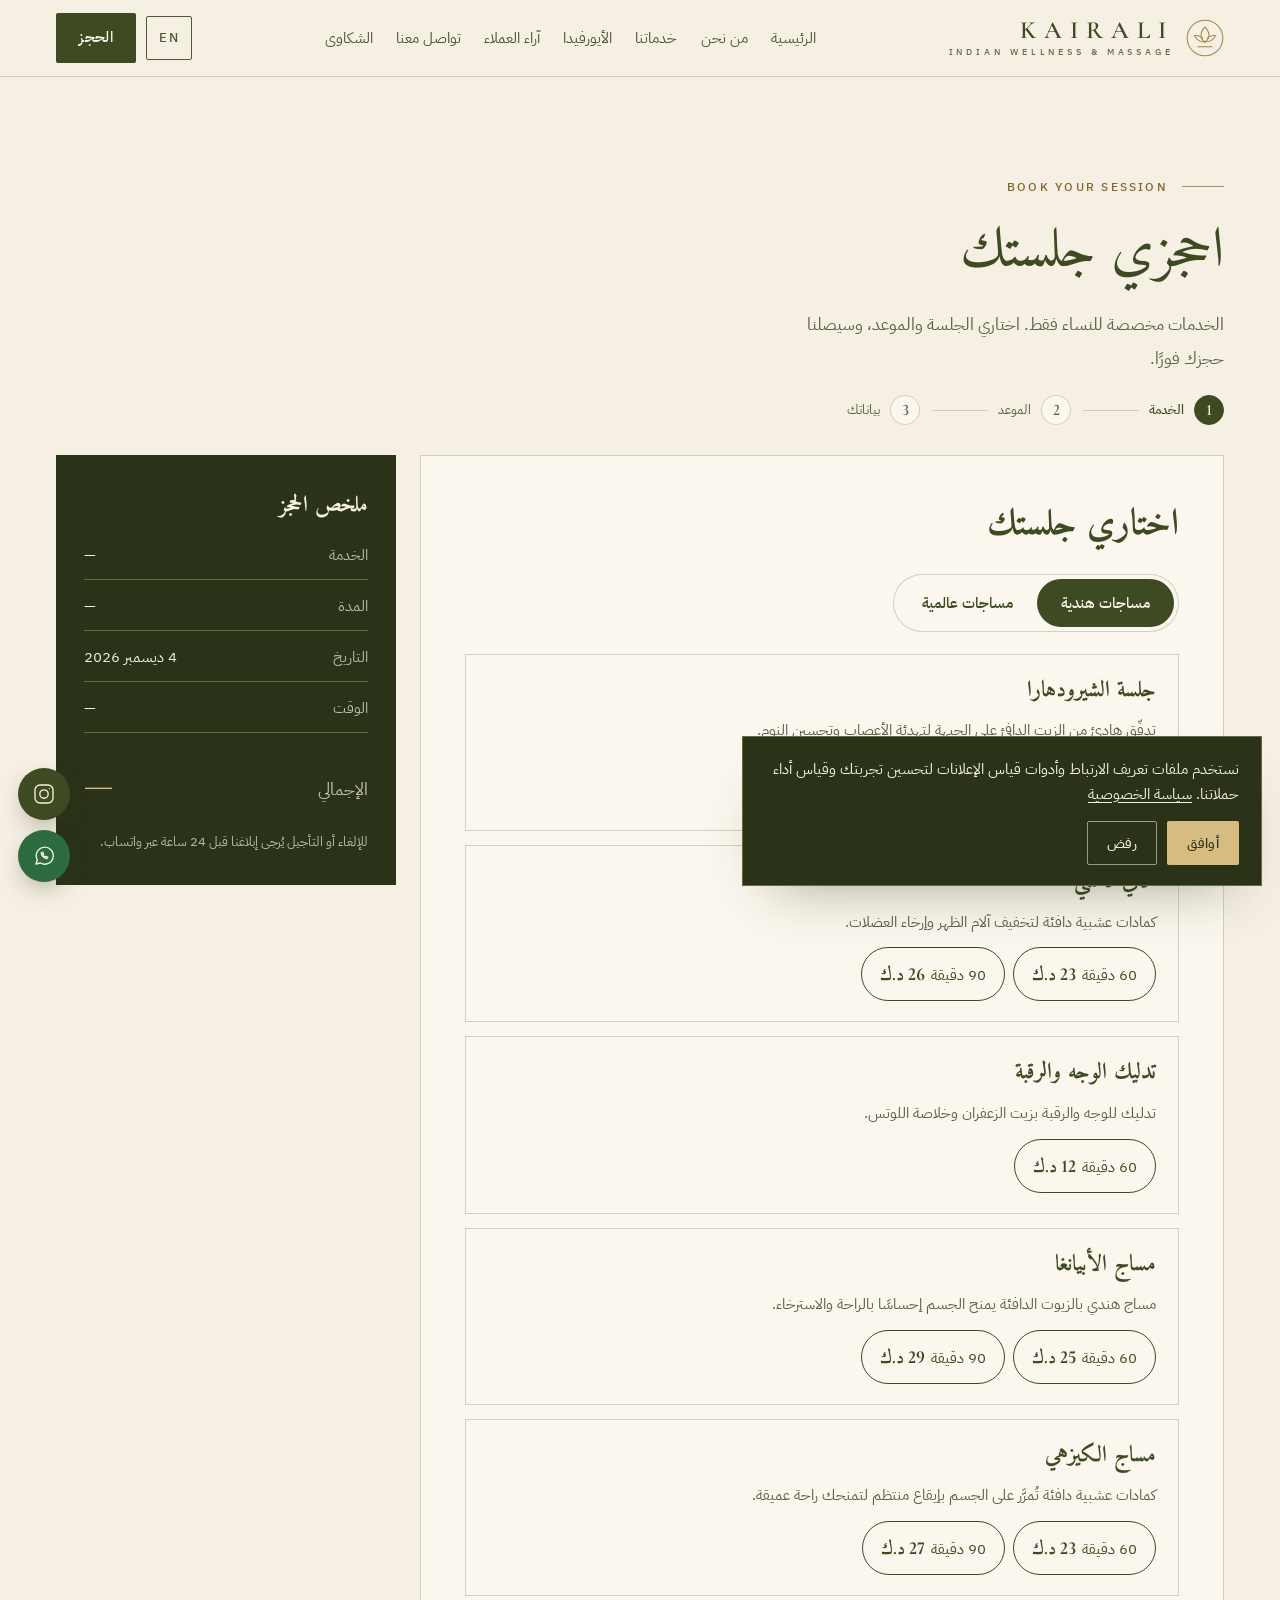
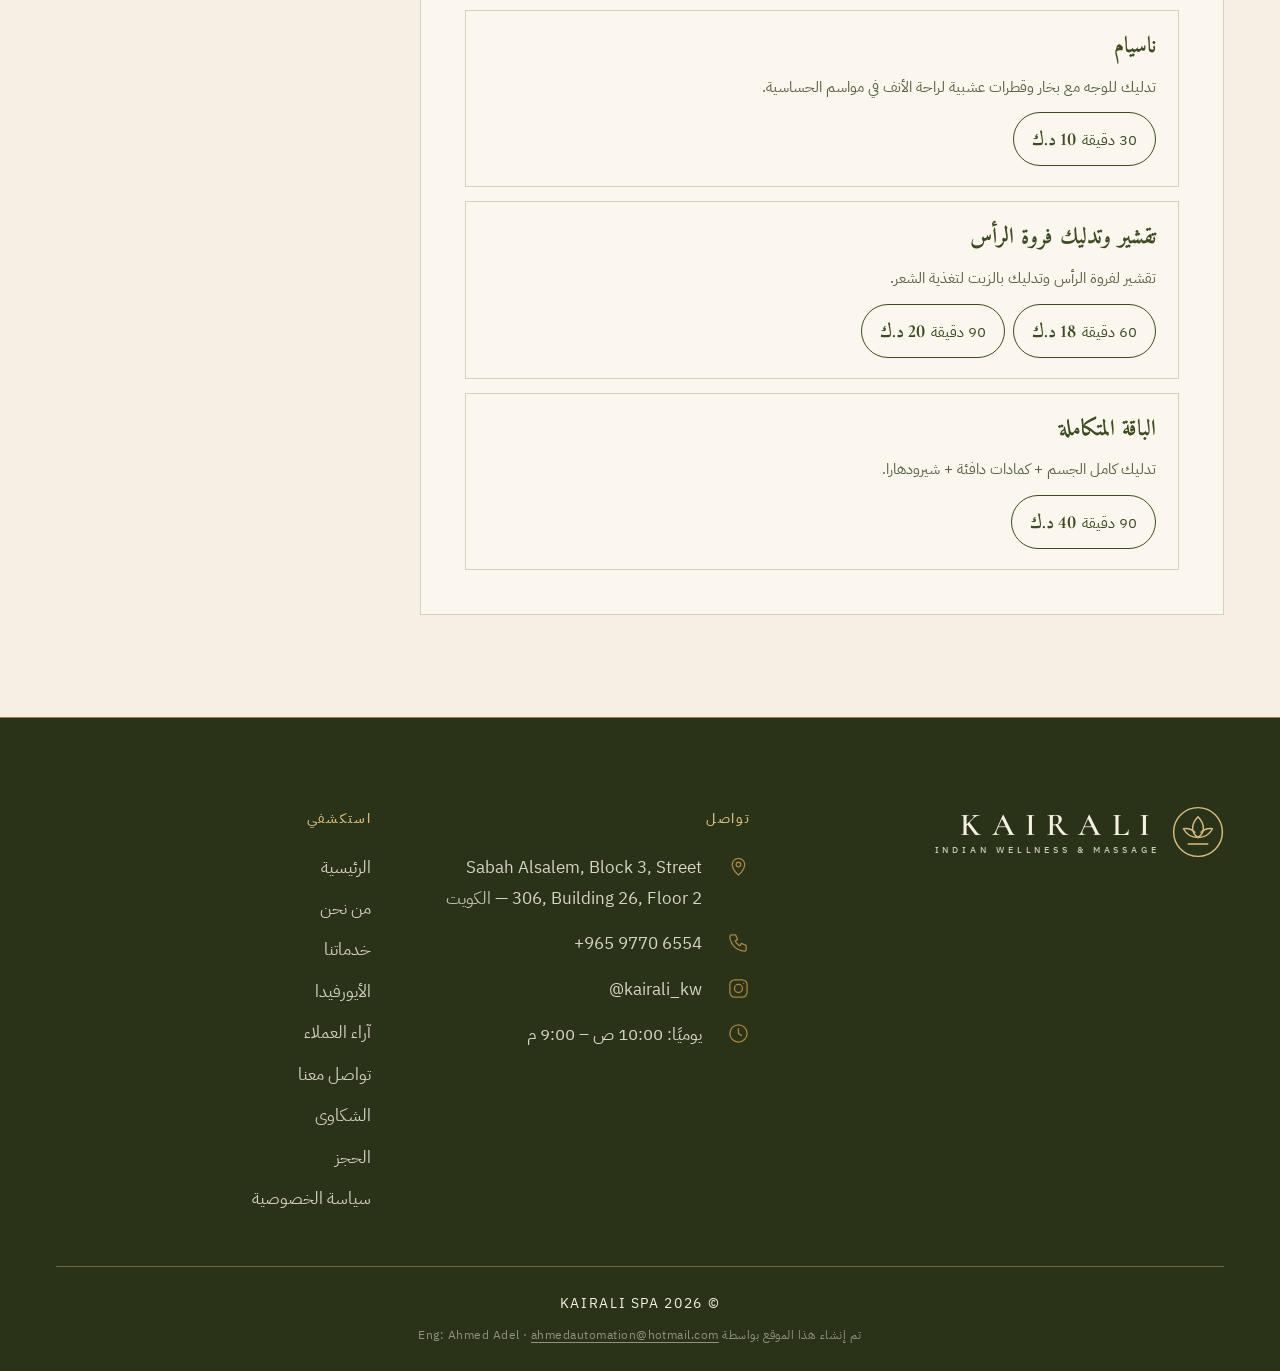
<file: book/index.html>
<!doctype html>
<html lang="ar" dir="rtl" data-title-en="Book Your Session | Kairali Spa">
<head>
<meta charset="utf-8">
<meta name="viewport" content="width=device-width, initial-scale=1">
<title>احجزي جلستك | كيرالي سبا</title>
<meta name="description" content="احجزي جلسة مساج هندي في كيرالي سبا خلال دقيقة: اختاري الخدمة والموعد المتاح وأكّدي حجزك أونلاين." data-en-content="Book an Indian massage at Kairali Spa in under a minute: choose your service, an available time, and confirm online.">

<link rel="canonical" href="https://kairali-website.vercel.app/book/">
<meta property="og:type" content="website"><meta property="og:site_name" content="Kairali Spa">
<meta property="og:title" content="احجزي جلستك | كيرالي سبا"><meta property="og:description" content="احجزي جلسة مساج هندي في كيرالي سبا خلال دقيقة: اختاري الخدمة والموعد المتاح وأكّدي حجزك أونلاين.">
<meta property="og:url" content="https://kairali-website.vercel.app/book/"><meta property="og:image" content="https://kairali-website.vercel.app/assets/img/og-image.jpg"><meta property="og:locale" content="ar_KW"><meta property="og:locale:alternate" content="en_US">
<meta name="twitter:card" content="summary_large_image">
<meta name="theme-color" content="#2A3318">
<link rel="icon" href="/favicon.svg" type="image/svg+xml">
<link rel="preconnect" href="https://fonts.googleapis.com"><link rel="preconnect" href="https://fonts.gstatic.com" crossorigin>
<link rel="stylesheet" href="https://fonts.googleapis.com/css2?family=Amiri:wght@400;700&family=Cormorant+Garamond:ital,wght@0,400;0,500;0,600;1,400&family=IBM+Plex+Sans+Arabic:wght@300;400;500&display=swap">
<link rel="stylesheet" href="/assets/css/style.css">

</head>
<body data-page="book" class="page-inner">
<svg width="0" height="0" style="position:absolute" aria-hidden="true" focusable="false"><defs>
<symbol id="i-logo" viewBox="0 0 48 48"><circle cx="24" cy="24" r="22.5"/><path d="M24 10c3.4 3.6 5 7 5 10.5S27 27 24 29c-3-2-5-5-5-8.5S20.6 13.6 24 10Z"/><path d="M24 29c-5.2 0-10.6-2.6-13.4-8 4-.7 7.8.6 10.6 3.3"/><path d="M24 29c5.2 0 10.6-2.6 13.4-8-4-.7-7.8.6-10.6 3.3"/><path d="M15 35h18"/></symbol>
<symbol id="i-drop" viewBox="0 0 24 24"><path d="M12 3c3.5 4.6 6 7.6 6 11a6 6 0 0 1-12 0c0-3.4 2.5-6.4 6-11Z"/><path d="M9.2 14.4a3 3 0 0 0 2.4 2.6"/></symbol>
<symbol id="i-leaf" viewBox="0 0 24 24"><path d="M5 19c0-8 5-14 14-14 0 9-5 14-14 14Z"/><path d="M5 19c3-4 6-7 10-9"/></symbol>
<symbol id="i-lamp" viewBox="0 0 24 24"><path d="M12 2.5c1.3 1.7 2 2.8 2 4a2 2 0 0 1-4 0c0-1.2.7-2.3 2-4Z"/><path d="M3.5 12h17c0 3.4-3.8 6-8.5 6s-8.5-2.6-8.5-6Z"/><path d="M9 21.5h6M12 18v3.5"/></symbol>
<symbol id="i-door" viewBox="0 0 24 24"><path d="M6 21V9.5a6 6 0 0 1 12 0V21"/><path d="M3.5 21h17"/><path d="M14.8 13.5v2"/></symbol>
<symbol id="i-clock" viewBox="0 0 24 24"><circle cx="12" cy="12" r="9"/><path d="M12 7v5l3 2"/></symbol>
<symbol id="i-pin" viewBox="0 0 24 24"><path d="M12 21s-6.5-5.6-6.5-11a6.5 6.5 0 0 1 13 0c0 5.4-6.5 11-6.5 11Z"/><circle cx="12" cy="10" r="2.4"/></symbol>
<symbol id="i-phone" viewBox="0 0 24 24"><path d="M5 4h4l2 5-2.5 1.5a11 11 0 0 0 5 5L15 13l5 2v4a2 2 0 0 1-2 2A16 16 0 0 1 3 6a2 2 0 0 1 2-2Z"/></symbol>
<symbol id="i-insta" viewBox="0 0 24 24"><rect x="3" y="3" width="18" height="18" rx="5"/><circle cx="12" cy="12" r="4.2"/><path d="M17.4 6.6v.01"/></symbol>
<symbol id="i-wa" viewBox="0 0 24 24"><path d="M4 20l1.3-4.2A8.5 8.5 0 1 1 8.4 19L4 20Z"/><path d="M9.2 8.8c.2 2.4 2.5 5 5.4 5.9l1.2-1.4-1.9-1-.9.8c-.9-.3-1.9-1.2-2.2-2.2l.8-.9-1-1.9-1.4 1.1Z"/></symbol>
<symbol id="i-arrow" viewBox="0 0 24 24"><path d="M19 12H5M11 6l-6 6 6 6"/></symbol>
<symbol id="i-plus" viewBox="0 0 24 24"><path d="M12 5v14M5 12h14"/></symbol>
<symbol id="i-check" viewBox="0 0 24 24"><path d="M5 12.5l4.5 4.5L19 7.5"/></symbol>
<symbol id="i-close" viewBox="0 0 24 24"><path d="M6 6l12 12M18 6L6 18"/></symbol>
<symbol id="i-quote" viewBox="0 0 48 48"><path d="M20 12c-6 3-10 8-10 16v8h12V24h-6c0-4 2-7 6-9l-2-3ZM42 12c-6 3-10 8-10 16v8h12V24h-6c0-4 2-7 6-9l-2-3Z"/></symbol>
<symbol id="i-wind" viewBox="0 0 24 24"><path d="M3 9h11a3 3 0 1 0-3-3"/><path d="M3 14h15a3 3 0 1 1-3 3"/><path d="M3 19h6"/></symbol>
<symbol id="i-flame" viewBox="0 0 24 24"><path d="M12 3c1 3.5 5 5.5 5 10a5 5 0 0 1-10 0c0-2 1-3.2 2-4.2.3 1.4 1 2.2 2 2.2-.2-3.2-.5-5.2 1-8Z"/></symbol>
<symbol id="i-mountain" viewBox="0 0 24 24"><path d="M2.5 19.5l6-10 4 6 3-4 6 8h-19Z"/></symbol>
<symbol id="i-star" viewBox="0 0 24 24"><path d="M12 3l2.7 5.6 6.1.9-4.4 4.3 1 6.1L12 17l-5.4 2.9 1-6.1L3.2 9.5l6.1-.9L12 3Z"/></symbol>
</defs></svg>
<a class="skip" href="#main" data-en="Skip to content">تخطي إلى المحتوى</a>
<header class="nav"><div class="wrap nav__in">
  <a class="brand" href="/" aria-label="Kairali Spa"><svg class="ic " aria-hidden="true"><use href="#i-logo"/></svg><span class="brand__txt"><span class="brand__name">KAIRALI</span><span class="brand__sub">Indian Wellness &amp; Massage</span></span></a>
  <nav class="nav__links" aria-label="القائمة الرئيسية" data-en-aria-label="Main navigation"><a href="/" data-en="Home">الرئيسية</a><a href="/about/" data-en="About Us">من نحن</a><a href="/services/" data-en="Services">خدماتنا</a><a href="/ayurveda/" data-en="Ayurveda">الأيورفيدا</a><a href="/reviews/" data-en="Reviews">آراء العملاء</a><a href="/contact/" data-en="Contact">تواصل معنا</a><a href="/complaints/" data-en="Complaints">الشكاوى</a></nav>
  <div class="nav__side">
    <button class="lang-btn" type="button">EN</button>
    <a class="btn nav__cta" href="/book/" data-en="Book">الحجز</a>
    <button class="burger" type="button" aria-label="فتح القائمة" data-en-aria-label="Open menu" aria-expanded="false"><span></span></button>
  </div>
</div></header>
<div class="drawer" role="dialog" aria-modal="true" aria-label="القائمة" data-en-aria-label="Menu">
  <div class="drawer__top"><a class="brand" href="/" aria-label="Kairali Spa"><svg class="ic " aria-hidden="true"><use href="#i-logo"/></svg><span class="brand__txt"><span class="brand__name">KAIRALI</span></span></a><button class="drawer__close btn btn--line-lt" type="button" style="min-height:44px;padding:.4rem 1rem" aria-label="إغلاق" data-en-aria-label="Close"><svg class="ic " aria-hidden="true"><use href="#i-close"/></svg></button></div>
  <nav class="drawer__links"><a href="/"><span data-en="Home">الرئيسية</span><svg class="ic flip" aria-hidden="true"><use href="#i-arrow"/></svg></a><a href="/about/"><span data-en="About Us">من نحن</span><svg class="ic flip" aria-hidden="true"><use href="#i-arrow"/></svg></a><a href="/services/"><span data-en="Services">خدماتنا</span><svg class="ic flip" aria-hidden="true"><use href="#i-arrow"/></svg></a><a href="/ayurveda/"><span data-en="Ayurveda">الأيورفيدا</span><svg class="ic flip" aria-hidden="true"><use href="#i-arrow"/></svg></a><a href="/reviews/"><span data-en="Reviews">آراء العملاء</span><svg class="ic flip" aria-hidden="true"><use href="#i-arrow"/></svg></a><a href="/contact/"><span data-en="Contact">تواصل معنا</span><svg class="ic flip" aria-hidden="true"><use href="#i-arrow"/></svg></a><a href="/complaints/"><span data-en="Complaints">الشكاوى</span><svg class="ic flip" aria-hidden="true"><use href="#i-arrow"/></svg></a><a href="/book/"><span data-en="Book">الحجز</span><svg class="ic flip" aria-hidden="true"><use href="#i-arrow"/></svg></a></nav>
  <div class="drawer__foot"><button class="lang-btn btn btn--line-lt" type="button">EN</button><a class="btn btn--gold" href="https://wa.me/96597706554?text=%D9%85%D8%B1%D8%AD%D8%A8%D9%8B%D8%A7%D8%8C%20%D8%A3%D9%88%D8%AF%D9%91%20%D8%A7%D9%84%D8%A7%D8%B3%D8%AA%D9%81%D8%B3%D8%A7%D8%B1%20%D8%B9%D9%86%20%D8%AC%D9%84%D8%B3%D8%A7%D8%AA%20%D9%83%D9%8A%D8%B1%D8%A7%D9%84%D9%8A%20%D8%B3%D8%A8%D8%A7" rel="noopener"><svg class="ic " aria-hidden="true"><use href="#i-wa"/></svg> WhatsApp</a></div>
</div>
<main id="main">

<section class="wrap page-head" style="padding-bottom:20px">
  <p class="eyebrow">Book Your Session</p>
  <h1 class="h1 reveal" data-en="Book Your Session">احجزي جلستك</h1>
  <p class="lead reveal" data-en="Our services are for women only. Choose your session and time — your booking reaches us instantly.">الخدمات مخصصة للنساء فقط. اختاري الجلسة والموعد، وسيصلنا حجزك فورًا.</p>
</section>
<section class="wrap" style="padding-bottom:clamp(56px,8vw,110px)">
  <ol class="stepper" id="stepper" aria-label="خطوات الحجز" data-en-aria-label="Booking steps">
    <li class="on"><i>1</i><span data-en="Service">الخدمة</span></li><li><i>2</i><span data-en="Date &amp; Time">الموعد</span></li><li><i>3</i><span data-en="Your Details">بياناتك</span></li>
  </ol>
  <div class="booking-grid">
    <div class="card" id="panel" style="scroll-margin-top:calc(var(--nav-h) + 16px)">
      <section id="step1">
        <h2 class="panel-title" data-en="Choose Your Session">اختاري جلستك</h2>
        <div class="tabs" id="bookTabs" role="tablist" style="margin-bottom:22px">
          <button type="button" role="tab" data-cat="indian" aria-selected="true" data-en="Indian Massages">مساجات هندية</button>
          <button type="button" role="tab" data-cat="other" aria-selected="false" data-en="International Massages">مساجات عالمية</button>
        </div>
        <div class="pick" id="pickList"></div>
      </section>
      <section id="step2" hidden>
        <h2 class="panel-title" data-en="Date &amp; Time">اليوم والوقت</h2>
        <div class="chosen"><span id="chosen2"></span><button class="change" type="button" data-goto="1" data-en="Change">تغيير</button></div>
        <div class="field" id="durField" style="margin-bottom:22px"><span class="label" data-en="Duration">المدة</span><div class="dur-btns" id="durBtns"></div></div>
        <div class="field" style="margin-bottom:22px"><label for="dateInput" data-en="Date">التاريخ</label><input class="input" id="dateInput" type="date"></div>
        <div class="field"><span class="label" data-en="Available times">الأوقات المتاحة</span><div class="slots" id="slots"></div><p class="note" id="slotNote" role="status"></p></div>
        <div class="actions"><button class="btn btn--solid" id="to3" type="button" disabled data-en="Continue">متابعة</button></div>
      </section>
      <section id="step3" hidden>
        <h2 class="panel-title" data-en="Your Details">بياناتك</h2>
        <div class="chosen"><span id="chosen3"></span><button class="change" type="button" data-goto="2" data-en="Change">تغيير</button></div>
        <div class="form">
          <div class="field"><label for="nameInput" data-en="Name">الاسم</label><input class="input" id="nameInput" type="text" autocomplete="name" maxlength="80" placeholder="مثال: نورة العتيبي" data-en-placeholder="e.g. Sarah Ahmed"></div>
          <div class="field"><label for="phoneInput" data-en="WhatsApp Number">رقم واتساب</label><input class="input" id="phoneInput" type="tel" inputmode="tel" autocomplete="tel" maxlength="20" placeholder="+965 5xxx xxxx"></div>
          <div class="field"><label for="emailInput"><span data-en="Email">البريد الإلكتروني</span> <span class="opt" data-en="(optional)">(اختياري)</span></label><input class="input" id="emailInput" type="email" autocomplete="email" maxlength="120" placeholder="example@email.com"></div>
          <input class="hp" id="hpField" type="text" name="website" tabindex="-1" autocomplete="off" aria-hidden="true">
          <p class="note note--err" id="bookErr" role="alert" hidden></p>
        </div>
        <div class="actions"><button class="btn btn--solid" id="confirmBtn" type="button" disabled data-en="Confirm Booking">تأكيد الحجز</button></div>
      </section>
      <section id="stepDone" class="done" hidden>
        <div class="check"><svg class="ic " aria-hidden="true"><use href="#i-check"/></svg></div>
        <h2 class="panel-title" data-en="Your booking is registered">تم تسجيل حجزك</h2>
        <p class="lead" data-en="Our team will contact you on WhatsApp to confirm the details.">سيتواصل معك فريقنا عبر واتساب لتأكيد التفاصيل.</p>
        <dl class="receipt" id="receipt"></dl>
        <p class="note" id="demoNote" hidden data-en="Demo mode: nothing was sent to the system.">وضع تجريبي: لم يُرسل أي شيء إلى النظام.</p>
        <button class="btn btn--line" id="again" type="button" data-en="Book another session">احجزي جلسة أخرى</button>
      </section>
    </div>
    <aside class="summary" id="summary" aria-label="ملخص الحجز" data-en-aria-label="Booking summary">
      <h3 data-en="Booking summary">ملخص الحجز</h3>
      <dl id="sumList"></dl>
      <div style="display:flex;justify-content:space-between;align-items:baseline;margin-top:18px"><span data-en="Total" style="opacity:.75">الإجمالي</span><span class="total" id="sumTotal">—</span></div>
      <p style="font-size:.82rem;opacity:.7;margin-top:14px" data-en="Cancel or reschedule at least 24 hours ahead via WhatsApp.">للإلغاء أو التأجيل يُرجى إبلاغنا قبل 24 ساعة عبر واتساب.</p>
    </aside>
  </div>
</section>
</main>
<footer class="footer"><div class="wrap">
  <div class="footer__grid">
    <div><a class="brand" href="/" aria-label="Kairali Spa"><svg class="ic " aria-hidden="true"><use href="#i-logo"/></svg><span class="brand__txt"><span class="brand__name">KAIRALI</span><span class="brand__sub">Indian Wellness &amp; Massage</span></span></a></div>
    <div><h4 data-en="Contact">تواصل</h4>
      <ul class="info-list">
        <li><svg class="ic " aria-hidden="true"><use href="#i-pin"/></svg><span>Sabah Alsalem, Block 3, Street 306, Building 26, Floor 2 — <span data-en="Kuwait">الكويت</span></span></li>
        <li><svg class="ic " aria-hidden="true"><use href="#i-phone"/></svg><a href="tel:+96597706554" dir="ltr">+965 9770 6554</a></li>
        <li><svg class="ic " aria-hidden="true"><use href="#i-insta"/></svg><a href="https://instagram.com/kairali_kw" rel="noopener" dir="ltr">@kairali_kw</a></li>
        <li><svg class="ic " aria-hidden="true"><use href="#i-clock"/></svg><span data-en="Daily: 10:00 AM – 9:00 PM">يوميًا: 10:00 ص – 9:00 م</span></li>
      </ul></div>
    <nav aria-label="روابط التذييل" data-en-aria-label="Footer links"><h4 data-en="Explore">استكشفي</h4><ul><li><a href="/" data-en="Home">الرئيسية</a></li><li><a href="/about/" data-en="About Us">من نحن</a></li><li><a href="/services/" data-en="Services">خدماتنا</a></li><li><a href="/ayurveda/" data-en="Ayurveda">الأيورفيدا</a></li><li><a href="/reviews/" data-en="Reviews">آراء العملاء</a></li><li><a href="/contact/" data-en="Contact">تواصل معنا</a></li><li><a href="/complaints/" data-en="Complaints">الشكاوى</a></li><li><a href="/book/" data-en="Book">الحجز</a></li><li><a href="/privacy/" data-en="Privacy Policy">سياسة الخصوصية</a></li></ul></nav>
  </div>
  <div class="footer__bottom">© KAIRALI SPA 2026
    <span class="footer__credit"><span data-en="This website was created by">تم إنشاء هذا الموقع بواسطة</span> Eng: Ahmed Adel · <a href="mailto:ahmedautomation@hotmail.com">ahmedautomation@hotmail.com</a></span>
  </div>
</div></footer>
<div class="floats"><a class="float" href="https://instagram.com/kairali_kw" rel="noopener" aria-label="انستجرام" data-en-aria-label="Instagram"><svg class="ic " aria-hidden="true"><use href="#i-insta"/></svg></a><a class="float float--wa" href="https://wa.me/96597706554?text=%D9%85%D8%B1%D8%AD%D8%A8%D9%8B%D8%A7%D8%8C%20%D8%A3%D9%88%D8%AF%D9%91%20%D8%A7%D9%84%D8%A7%D8%B3%D8%AA%D9%81%D8%B3%D8%A7%D8%B1%20%D8%B9%D9%86%20%D8%AC%D9%84%D8%B3%D8%A7%D8%AA%20%D9%83%D9%8A%D8%B1%D8%A7%D9%84%D9%8A%20%D8%B3%D8%A8%D8%A7" rel="noopener" aria-label="واتساب" data-en-aria-label="WhatsApp"><svg class="ic " aria-hidden="true"><use href="#i-wa"/></svg></a></div>
<div class="consent" id="consent" hidden role="dialog" aria-label="ملفات تعريف الارتباط" data-en-aria-label="Cookies">
  <p data-en="We use cookies and ad-measurement tools to improve your experience and measure our campaigns. &lt;a href=&quot;/privacy/&quot;&gt;Privacy Policy&lt;/a&gt;">نستخدم ملفات تعريف الارتباط وأدوات قياس الإعلانات لتحسين تجربتك وقياس أداء حملاتنا. <a href="/privacy/">سياسة الخصوصية</a></p>
  <div class="consent__act"><button class="btn btn--gold" type="button" data-consent="yes" data-en="Accept">أوافق</button><button class="btn btn--line-lt" type="button" data-consent="no" data-en="Decline">رفض</button></div>
</div>
<script src="/assets/js/config.js"></script>
<script src="/assets/js/data.js"></script>
<script src="/assets/js/app.js" defer></script>
</body>
</html>
</file>
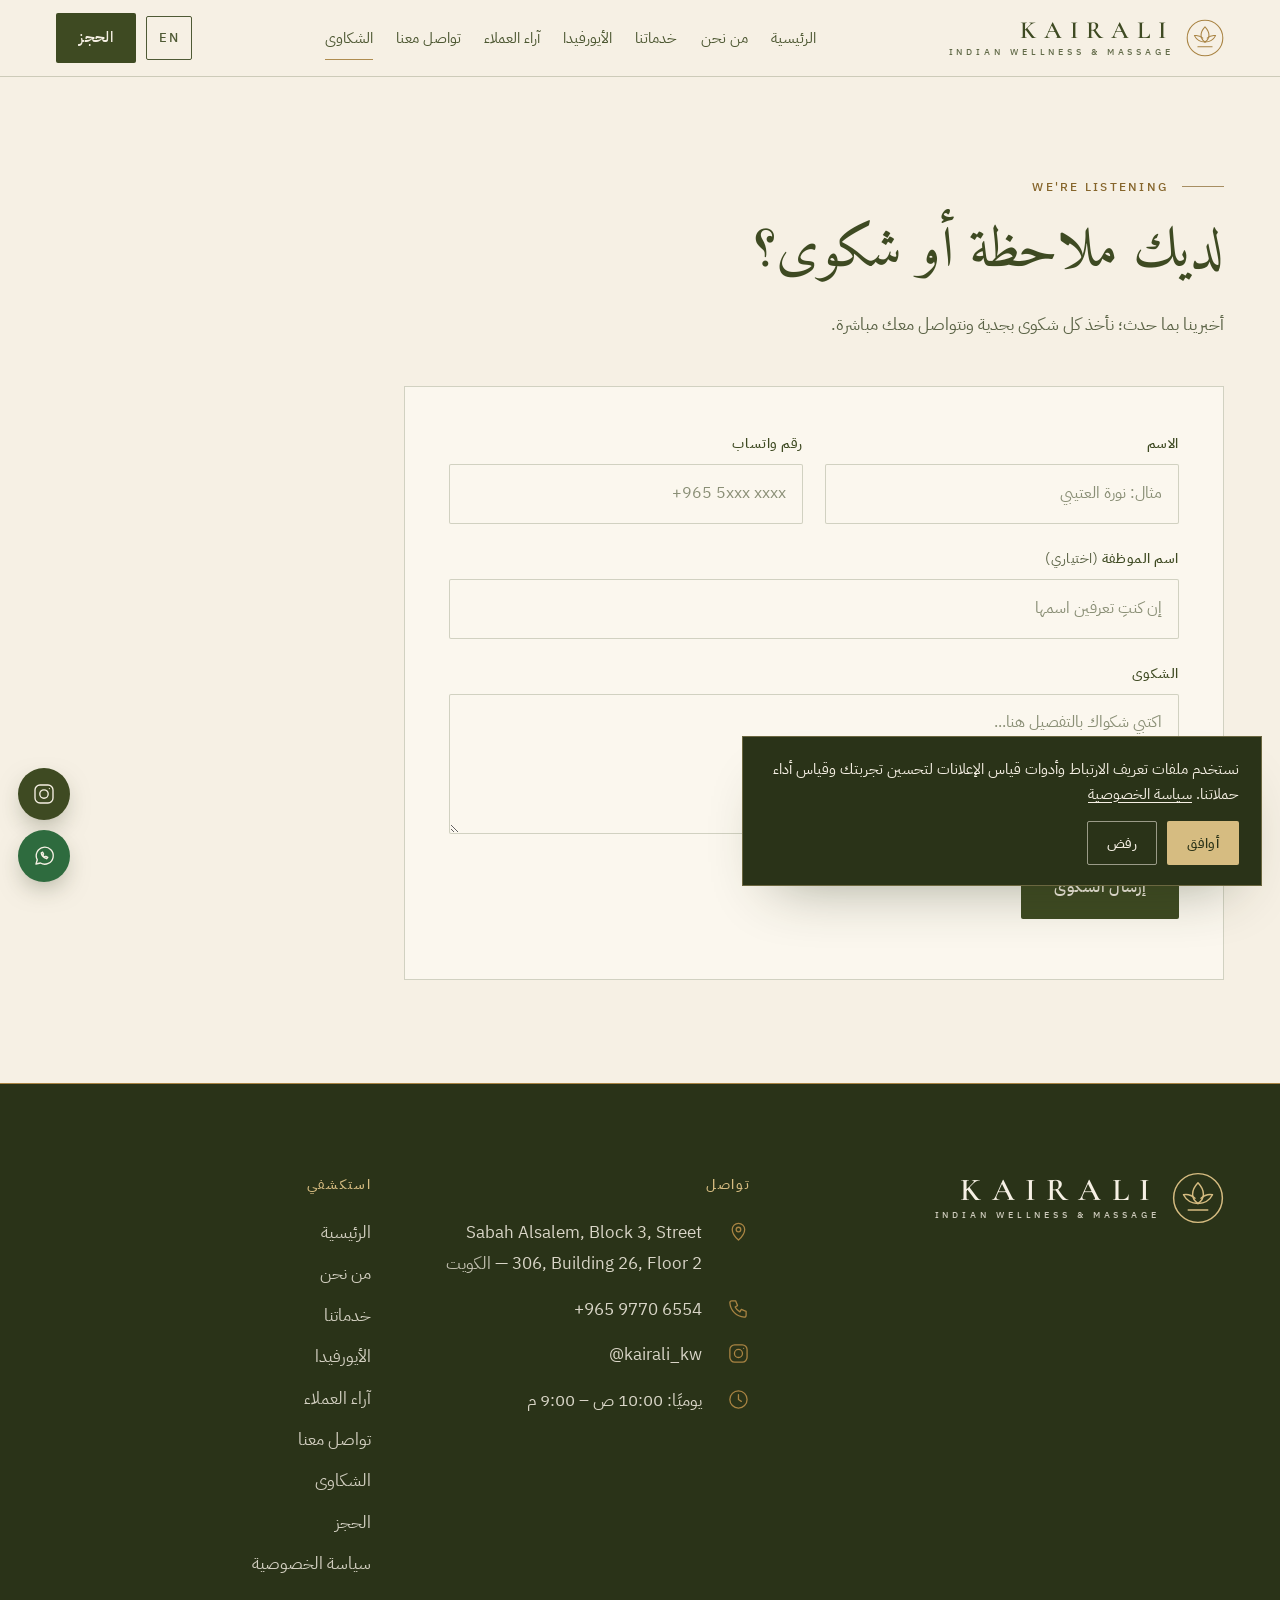
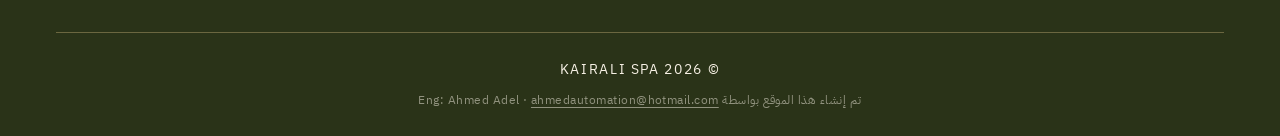
<file: complaints/index.html>
<!doctype html>
<html lang="ar" dir="rtl" data-title-en="Complaints | Kairali Spa">
<head>
<meta charset="utf-8">
<meta name="viewport" content="width=device-width, initial-scale=1">
<title>الشكاوى | كيرالي سبا</title>
<meta name="description" content="نصغي إلى ملاحظاتك. أرسلي شكواك إلى فريق كيرالي سبا وسنتواصل معك مباشرة." data-en-content="We&#x27;re listening. Send your complaint to the Kairali Spa team and we&#x27;ll follow up directly.">
<meta name="robots" content="noindex">
<link rel="canonical" href="https://kairali-website.vercel.app/complaints/">
<meta property="og:type" content="website"><meta property="og:site_name" content="Kairali Spa">
<meta property="og:title" content="الشكاوى | كيرالي سبا"><meta property="og:description" content="نصغي إلى ملاحظاتك. أرسلي شكواك إلى فريق كيرالي سبا وسنتواصل معك مباشرة.">
<meta property="og:url" content="https://kairali-website.vercel.app/complaints/"><meta property="og:image" content="https://kairali-website.vercel.app/assets/img/og-image.jpg"><meta property="og:locale" content="ar_KW"><meta property="og:locale:alternate" content="en_US">
<meta name="twitter:card" content="summary_large_image">
<meta name="theme-color" content="#2A3318">
<link rel="icon" href="/favicon.svg" type="image/svg+xml">
<link rel="preconnect" href="https://fonts.googleapis.com"><link rel="preconnect" href="https://fonts.gstatic.com" crossorigin>
<link rel="stylesheet" href="https://fonts.googleapis.com/css2?family=Amiri:wght@400;700&family=Cormorant+Garamond:ital,wght@0,400;0,500;0,600;1,400&family=IBM+Plex+Sans+Arabic:wght@300;400;500&display=swap">
<link rel="stylesheet" href="/assets/css/style.css">

</head>
<body data-page="complaints" class="page-inner">
<svg width="0" height="0" style="position:absolute" aria-hidden="true" focusable="false"><defs>
<symbol id="i-logo" viewBox="0 0 48 48"><circle cx="24" cy="24" r="22.5"/><path d="M24 10c3.4 3.6 5 7 5 10.5S27 27 24 29c-3-2-5-5-5-8.5S20.6 13.6 24 10Z"/><path d="M24 29c-5.2 0-10.6-2.6-13.4-8 4-.7 7.8.6 10.6 3.3"/><path d="M24 29c5.2 0 10.6-2.6 13.4-8-4-.7-7.8.6-10.6 3.3"/><path d="M15 35h18"/></symbol>
<symbol id="i-drop" viewBox="0 0 24 24"><path d="M12 3c3.5 4.6 6 7.6 6 11a6 6 0 0 1-12 0c0-3.4 2.5-6.4 6-11Z"/><path d="M9.2 14.4a3 3 0 0 0 2.4 2.6"/></symbol>
<symbol id="i-leaf" viewBox="0 0 24 24"><path d="M5 19c0-8 5-14 14-14 0 9-5 14-14 14Z"/><path d="M5 19c3-4 6-7 10-9"/></symbol>
<symbol id="i-lamp" viewBox="0 0 24 24"><path d="M12 2.5c1.3 1.7 2 2.8 2 4a2 2 0 0 1-4 0c0-1.2.7-2.3 2-4Z"/><path d="M3.5 12h17c0 3.4-3.8 6-8.5 6s-8.5-2.6-8.5-6Z"/><path d="M9 21.5h6M12 18v3.5"/></symbol>
<symbol id="i-door" viewBox="0 0 24 24"><path d="M6 21V9.5a6 6 0 0 1 12 0V21"/><path d="M3.5 21h17"/><path d="M14.8 13.5v2"/></symbol>
<symbol id="i-clock" viewBox="0 0 24 24"><circle cx="12" cy="12" r="9"/><path d="M12 7v5l3 2"/></symbol>
<symbol id="i-pin" viewBox="0 0 24 24"><path d="M12 21s-6.5-5.6-6.5-11a6.5 6.5 0 0 1 13 0c0 5.4-6.5 11-6.5 11Z"/><circle cx="12" cy="10" r="2.4"/></symbol>
<symbol id="i-phone" viewBox="0 0 24 24"><path d="M5 4h4l2 5-2.5 1.5a11 11 0 0 0 5 5L15 13l5 2v4a2 2 0 0 1-2 2A16 16 0 0 1 3 6a2 2 0 0 1 2-2Z"/></symbol>
<symbol id="i-insta" viewBox="0 0 24 24"><rect x="3" y="3" width="18" height="18" rx="5"/><circle cx="12" cy="12" r="4.2"/><path d="M17.4 6.6v.01"/></symbol>
<symbol id="i-wa" viewBox="0 0 24 24"><path d="M4 20l1.3-4.2A8.5 8.5 0 1 1 8.4 19L4 20Z"/><path d="M9.2 8.8c.2 2.4 2.5 5 5.4 5.9l1.2-1.4-1.9-1-.9.8c-.9-.3-1.9-1.2-2.2-2.2l.8-.9-1-1.9-1.4 1.1Z"/></symbol>
<symbol id="i-arrow" viewBox="0 0 24 24"><path d="M19 12H5M11 6l-6 6 6 6"/></symbol>
<symbol id="i-plus" viewBox="0 0 24 24"><path d="M12 5v14M5 12h14"/></symbol>
<symbol id="i-check" viewBox="0 0 24 24"><path d="M5 12.5l4.5 4.5L19 7.5"/></symbol>
<symbol id="i-close" viewBox="0 0 24 24"><path d="M6 6l12 12M18 6L6 18"/></symbol>
<symbol id="i-quote" viewBox="0 0 48 48"><path d="M20 12c-6 3-10 8-10 16v8h12V24h-6c0-4 2-7 6-9l-2-3ZM42 12c-6 3-10 8-10 16v8h12V24h-6c0-4 2-7 6-9l-2-3Z"/></symbol>
<symbol id="i-wind" viewBox="0 0 24 24"><path d="M3 9h11a3 3 0 1 0-3-3"/><path d="M3 14h15a3 3 0 1 1-3 3"/><path d="M3 19h6"/></symbol>
<symbol id="i-flame" viewBox="0 0 24 24"><path d="M12 3c1 3.5 5 5.5 5 10a5 5 0 0 1-10 0c0-2 1-3.2 2-4.2.3 1.4 1 2.2 2 2.2-.2-3.2-.5-5.2 1-8Z"/></symbol>
<symbol id="i-mountain" viewBox="0 0 24 24"><path d="M2.5 19.5l6-10 4 6 3-4 6 8h-19Z"/></symbol>
<symbol id="i-star" viewBox="0 0 24 24"><path d="M12 3l2.7 5.6 6.1.9-4.4 4.3 1 6.1L12 17l-5.4 2.9 1-6.1L3.2 9.5l6.1-.9L12 3Z"/></symbol>
</defs></svg>
<a class="skip" href="#main" data-en="Skip to content">تخطي إلى المحتوى</a>
<header class="nav"><div class="wrap nav__in">
  <a class="brand" href="/" aria-label="Kairali Spa"><svg class="ic " aria-hidden="true"><use href="#i-logo"/></svg><span class="brand__txt"><span class="brand__name">KAIRALI</span><span class="brand__sub">Indian Wellness &amp; Massage</span></span></a>
  <nav class="nav__links" aria-label="القائمة الرئيسية" data-en-aria-label="Main navigation"><a href="/" data-en="Home">الرئيسية</a><a href="/about/" data-en="About Us">من نحن</a><a href="/services/" data-en="Services">خدماتنا</a><a href="/ayurveda/" data-en="Ayurveda">الأيورفيدا</a><a href="/reviews/" data-en="Reviews">آراء العملاء</a><a href="/contact/" data-en="Contact">تواصل معنا</a><a href="/complaints/" data-en="Complaints">الشكاوى</a></nav>
  <div class="nav__side">
    <button class="lang-btn" type="button">EN</button>
    <a class="btn nav__cta" href="/book/" data-en="Book">الحجز</a>
    <button class="burger" type="button" aria-label="فتح القائمة" data-en-aria-label="Open menu" aria-expanded="false"><span></span></button>
  </div>
</div></header>
<div class="drawer" role="dialog" aria-modal="true" aria-label="القائمة" data-en-aria-label="Menu">
  <div class="drawer__top"><a class="brand" href="/" aria-label="Kairali Spa"><svg class="ic " aria-hidden="true"><use href="#i-logo"/></svg><span class="brand__txt"><span class="brand__name">KAIRALI</span></span></a><button class="drawer__close btn btn--line-lt" type="button" style="min-height:44px;padding:.4rem 1rem" aria-label="إغلاق" data-en-aria-label="Close"><svg class="ic " aria-hidden="true"><use href="#i-close"/></svg></button></div>
  <nav class="drawer__links"><a href="/"><span data-en="Home">الرئيسية</span><svg class="ic flip" aria-hidden="true"><use href="#i-arrow"/></svg></a><a href="/about/"><span data-en="About Us">من نحن</span><svg class="ic flip" aria-hidden="true"><use href="#i-arrow"/></svg></a><a href="/services/"><span data-en="Services">خدماتنا</span><svg class="ic flip" aria-hidden="true"><use href="#i-arrow"/></svg></a><a href="/ayurveda/"><span data-en="Ayurveda">الأيورفيدا</span><svg class="ic flip" aria-hidden="true"><use href="#i-arrow"/></svg></a><a href="/reviews/"><span data-en="Reviews">آراء العملاء</span><svg class="ic flip" aria-hidden="true"><use href="#i-arrow"/></svg></a><a href="/contact/"><span data-en="Contact">تواصل معنا</span><svg class="ic flip" aria-hidden="true"><use href="#i-arrow"/></svg></a><a href="/complaints/"><span data-en="Complaints">الشكاوى</span><svg class="ic flip" aria-hidden="true"><use href="#i-arrow"/></svg></a><a href="/book/"><span data-en="Book">الحجز</span><svg class="ic flip" aria-hidden="true"><use href="#i-arrow"/></svg></a></nav>
  <div class="drawer__foot"><button class="lang-btn btn btn--line-lt" type="button">EN</button><a class="btn btn--gold" href="https://wa.me/96597706554?text=%D9%85%D8%B1%D8%AD%D8%A8%D9%8B%D8%A7%D8%8C%20%D8%A3%D9%88%D8%AF%D9%91%20%D8%A7%D9%84%D8%A7%D8%B3%D8%AA%D9%81%D8%B3%D8%A7%D8%B1%20%D8%B9%D9%86%20%D8%AC%D9%84%D8%B3%D8%A7%D8%AA%20%D9%83%D9%8A%D8%B1%D8%A7%D9%84%D9%8A%20%D8%B3%D8%A8%D8%A7" rel="noopener"><svg class="ic " aria-hidden="true"><use href="#i-wa"/></svg> WhatsApp</a></div>
</div>
<main id="main">

<section class="wrap page-head"><p class="eyebrow">We're Listening</p><h1 class="h1 reveal" data-en="Have a Complaint?">لديك ملاحظة أو شكوى؟</h1><p class="lead reveal" data-d="1" data-en="Tell us what happened — we take every complaint seriously and will follow up with you directly.">أخبرينا بما حدث؛ نأخذ كل شكوى بجدية ونتواصل معك مباشرة.</p></section>
<section class="wrap" style="padding-bottom:clamp(56px,8vw,110px)"><form class="card form form--2 reveal" id="complaintForm" novalidate style="max-width:820px">
  <div class="field"><label for="complaintName" data-en="Your Name">الاسم</label><input class="input" id="complaintName" type="text" autocomplete="name" maxlength="80" placeholder="مثال: نورة العتيبي" data-en-placeholder="e.g. Sarah Ahmed"></div>
  <div class="field"><label for="complaintPhone" data-en="WhatsApp Number">رقم واتساب</label><input class="input" id="complaintPhone" type="tel" inputmode="tel" autocomplete="tel" maxlength="20" placeholder="+965 5xxx xxxx"></div>
  <div class="field full"><label for="complaintEmployee"><span data-en="Employee name">اسم الموظفة</span> <span class="opt" data-en="(optional)">(اختياري)</span></label><input class="input" id="complaintEmployee" type="text" maxlength="80" placeholder="إن كنتِ تعرفين اسمها" data-en-placeholder="If you know her name"></div>
  <div class="field full"><label for="complaintText" data-en="Your Complaint">الشكوى</label><textarea class="textarea" id="complaintText" maxlength="2000" placeholder="اكتبي شكواك بالتفصيل هنا..." data-en-placeholder="Describe your complaint here..."></textarea></div>
  <input class="hp" id="hpField" type="text" name="website" tabindex="-1" autocomplete="off" aria-hidden="true">
  <div class="full"><button class="btn btn--solid" type="submit" data-en="Submit Complaint">إرسال الشكوى</button><p class="note" id="complaintMsg" role="status" style="margin-top:16px"></p></div>
</form></section>
</main>
<footer class="footer"><div class="wrap">
  <div class="footer__grid">
    <div><a class="brand" href="/" aria-label="Kairali Spa"><svg class="ic " aria-hidden="true"><use href="#i-logo"/></svg><span class="brand__txt"><span class="brand__name">KAIRALI</span><span class="brand__sub">Indian Wellness &amp; Massage</span></span></a></div>
    <div><h4 data-en="Contact">تواصل</h4>
      <ul class="info-list">
        <li><svg class="ic " aria-hidden="true"><use href="#i-pin"/></svg><span>Sabah Alsalem, Block 3, Street 306, Building 26, Floor 2 — <span data-en="Kuwait">الكويت</span></span></li>
        <li><svg class="ic " aria-hidden="true"><use href="#i-phone"/></svg><a href="tel:+96597706554" dir="ltr">+965 9770 6554</a></li>
        <li><svg class="ic " aria-hidden="true"><use href="#i-insta"/></svg><a href="https://instagram.com/kairali_kw" rel="noopener" dir="ltr">@kairali_kw</a></li>
        <li><svg class="ic " aria-hidden="true"><use href="#i-clock"/></svg><span data-en="Daily: 10:00 AM – 9:00 PM">يوميًا: 10:00 ص – 9:00 م</span></li>
      </ul></div>
    <nav aria-label="روابط التذييل" data-en-aria-label="Footer links"><h4 data-en="Explore">استكشفي</h4><ul><li><a href="/" data-en="Home">الرئيسية</a></li><li><a href="/about/" data-en="About Us">من نحن</a></li><li><a href="/services/" data-en="Services">خدماتنا</a></li><li><a href="/ayurveda/" data-en="Ayurveda">الأيورفيدا</a></li><li><a href="/reviews/" data-en="Reviews">آراء العملاء</a></li><li><a href="/contact/" data-en="Contact">تواصل معنا</a></li><li><a href="/complaints/" data-en="Complaints">الشكاوى</a></li><li><a href="/book/" data-en="Book">الحجز</a></li><li><a href="/privacy/" data-en="Privacy Policy">سياسة الخصوصية</a></li></ul></nav>
  </div>
  <div class="footer__bottom">© KAIRALI SPA 2026
    <span class="footer__credit"><span data-en="This website was created by">تم إنشاء هذا الموقع بواسطة</span> Eng: Ahmed Adel · <a href="mailto:ahmedautomation@hotmail.com">ahmedautomation@hotmail.com</a></span>
  </div>
</div></footer>
<div class="floats"><a class="float" href="https://instagram.com/kairali_kw" rel="noopener" aria-label="انستجرام" data-en-aria-label="Instagram"><svg class="ic " aria-hidden="true"><use href="#i-insta"/></svg></a><a class="float float--wa" href="https://wa.me/96597706554?text=%D9%85%D8%B1%D8%AD%D8%A8%D9%8B%D8%A7%D8%8C%20%D8%A3%D9%88%D8%AF%D9%91%20%D8%A7%D9%84%D8%A7%D8%B3%D8%AA%D9%81%D8%B3%D8%A7%D8%B1%20%D8%B9%D9%86%20%D8%AC%D9%84%D8%B3%D8%A7%D8%AA%20%D9%83%D9%8A%D8%B1%D8%A7%D9%84%D9%8A%20%D8%B3%D8%A8%D8%A7" rel="noopener" aria-label="واتساب" data-en-aria-label="WhatsApp"><svg class="ic " aria-hidden="true"><use href="#i-wa"/></svg></a></div><div class="mbar"><a class="btn btn--solid" href="/book/" data-en="Book">الحجز</a><a class="btn btn--line sq" href="https://wa.me/96597706554?text=%D9%85%D8%B1%D8%AD%D8%A8%D9%8B%D8%A7%D8%8C%20%D8%A3%D9%88%D8%AF%D9%91%20%D8%A7%D9%84%D8%A7%D8%B3%D8%AA%D9%81%D8%B3%D8%A7%D8%B1%20%D8%B9%D9%86%20%D8%AC%D9%84%D8%B3%D8%A7%D8%AA%20%D9%83%D9%8A%D8%B1%D8%A7%D9%84%D9%8A%20%D8%B3%D8%A8%D8%A7" rel="noopener" aria-label="واتساب" data-en-aria-label="WhatsApp"><svg class="ic " aria-hidden="true"><use href="#i-wa"/></svg></a><a class="btn btn--line sq" href="https://instagram.com/kairali_kw" rel="noopener" aria-label="انستجرام" data-en-aria-label="Instagram"><svg class="ic " aria-hidden="true"><use href="#i-insta"/></svg></a></div>
<div class="consent" id="consent" hidden role="dialog" aria-label="ملفات تعريف الارتباط" data-en-aria-label="Cookies">
  <p data-en="We use cookies and ad-measurement tools to improve your experience and measure our campaigns. &lt;a href=&quot;/privacy/&quot;&gt;Privacy Policy&lt;/a&gt;">نستخدم ملفات تعريف الارتباط وأدوات قياس الإعلانات لتحسين تجربتك وقياس أداء حملاتنا. <a href="/privacy/">سياسة الخصوصية</a></p>
  <div class="consent__act"><button class="btn btn--gold" type="button" data-consent="yes" data-en="Accept">أوافق</button><button class="btn btn--line-lt" type="button" data-consent="no" data-en="Decline">رفض</button></div>
</div>
<script src="/assets/js/config.js"></script>
<script src="/assets/js/data.js"></script>
<script src="/assets/js/app.js" defer></script>
</body>
</html>
</file>
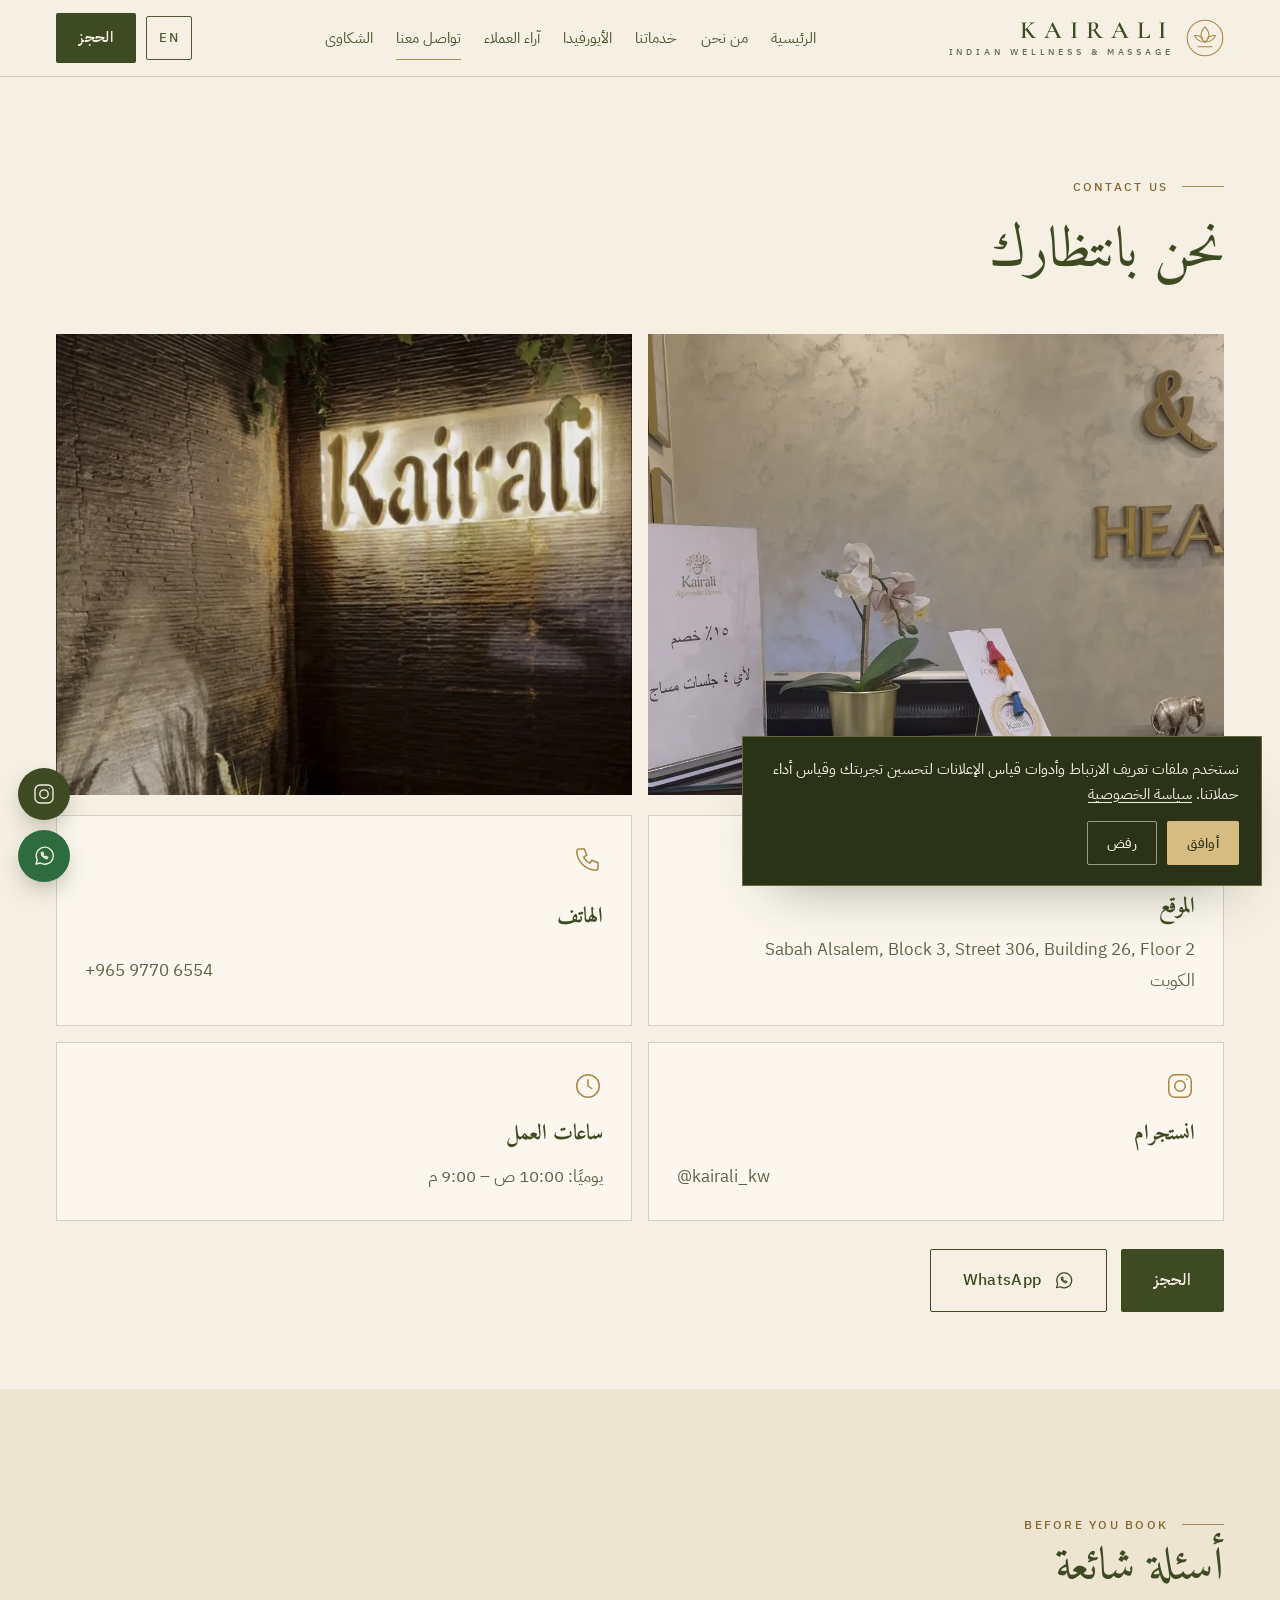
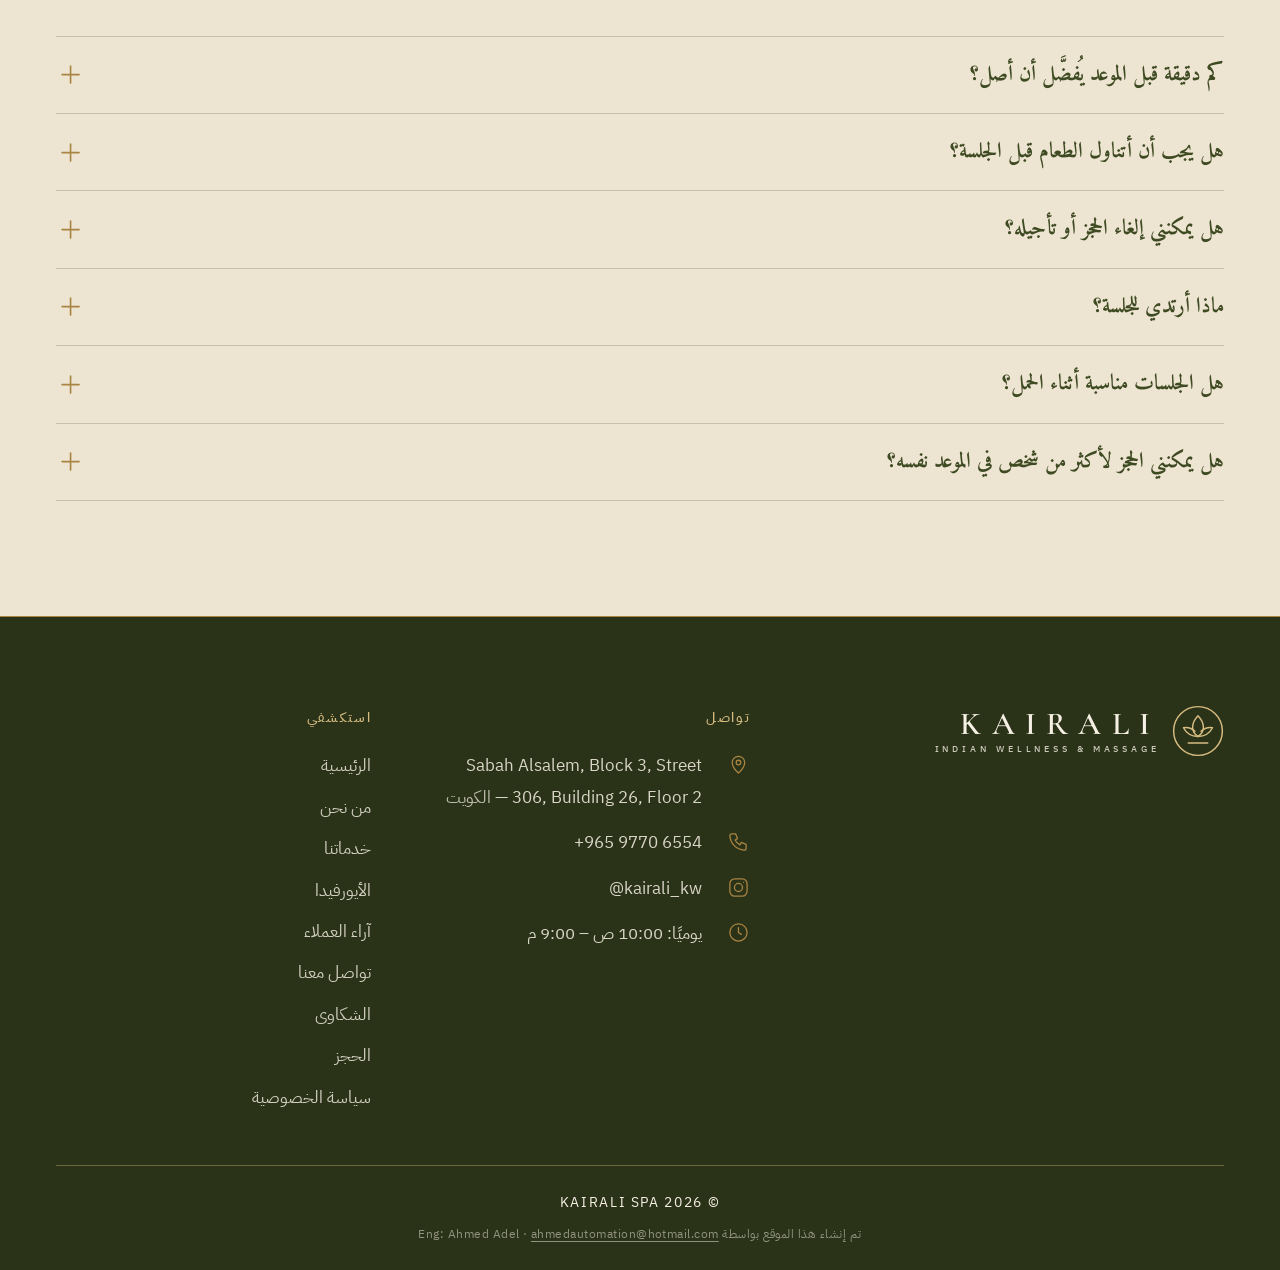
<file: contact/index.html>
<!doctype html>
<html lang="ar" dir="rtl" data-title-en="Contact | Kairali Spa">
<head>
<meta charset="utf-8">
<meta name="viewport" content="width=device-width, initial-scale=1">
<title>تواصل معنا | كيرالي سبا</title>
<meta name="description" content="عنوان كيرالي سبا في صباح السالم، الكويت، وساعات العمل وأرقام التواصل، مع إجابات على الأسئلة الشائعة." data-en-content="Kairali Spa address in Sabah Al-Salem, Kuwait, opening hours, contact details and answers to common questions.">

<link rel="canonical" href="https://kairali-website.vercel.app/contact/">
<meta property="og:type" content="website"><meta property="og:site_name" content="Kairali Spa">
<meta property="og:title" content="تواصل معنا | كيرالي سبا"><meta property="og:description" content="عنوان كيرالي سبا في صباح السالم، الكويت، وساعات العمل وأرقام التواصل، مع إجابات على الأسئلة الشائعة.">
<meta property="og:url" content="https://kairali-website.vercel.app/contact/"><meta property="og:image" content="https://kairali-website.vercel.app/assets/img/og-image.jpg"><meta property="og:locale" content="ar_KW"><meta property="og:locale:alternate" content="en_US">
<meta name="twitter:card" content="summary_large_image">
<meta name="theme-color" content="#2A3318">
<link rel="icon" href="/favicon.svg" type="image/svg+xml">
<link rel="preconnect" href="https://fonts.googleapis.com"><link rel="preconnect" href="https://fonts.gstatic.com" crossorigin>
<link rel="stylesheet" href="https://fonts.googleapis.com/css2?family=Amiri:wght@400;700&family=Cormorant+Garamond:ital,wght@0,400;0,500;0,600;1,400&family=IBM+Plex+Sans+Arabic:wght@300;400;500&display=swap">
<link rel="stylesheet" href="/assets/css/style.css">
<script type="application/ld+json">{"@context": "https://schema.org", "@type": "FAQPage", "mainEntity": [{"@type": "Question", "name": "كم دقيقة قبل الموعد يُفضَّل أن أصل؟", "acceptedAnswer": {"@type": "Answer", "text": "نوصيكِ بالوصول قبل موعدك بـ 10–15 دقيقة، لتأخذي وقتك وترتاحي قليلًا قبل بدء الجلسة."}}, {"@type": "Question", "name": "هل يجب أن أتناول الطعام قبل الجلسة؟", "acceptedAnswer": {"@type": "Answer", "text": "الأفضل تناول وجبة خفيفة قبل الجلسة بساعتين على الأقل؛ فالجلسة تكون أكثر راحة حين لا تكون المعدة ثقيلة ولا فارغة تمامًا."}}, {"@type": "Question", "name": "هل يمكنني إلغاء الحجز أو تأجيله؟", "acceptedAnswer": {"@type": "Answer", "text": "بالتأكيد، يمكنك الإلغاء أو التأجيل؛ نرجو إبلاغنا قبل الموعد بـ 24 ساعة على الأقل لنتمكن من إتاحته لضيفة أخرى."}}, {"@type": "Question", "name": "ماذا أرتدي للجلسة؟", "acceptedAnswer": {"@type": "Answer", "text": "نوفّر لكِ ملابس مريحة مخصصة للجلسة، فلا داعي لإحضار أي شيء."}}, {"@type": "Question", "name": "هل الجلسات مناسبة أثناء الحمل؟", "acceptedAnswer": {"@type": "Answer", "text": "بعض الجلسات غير مناسبة أثناء الحمل. تواصلي معنا قبل الحجز لنساعدك في اختيار الأنسب لحالتك."}}, {"@type": "Question", "name": "هل يمكنني الحجز لأكثر من شخص في الموعد نفسه؟", "acceptedAnswer": {"@type": "Answer", "text": "حاليًا يكون كل حجز عبر الموقع لشخص واحد. إن رغبتِ بالحجز مع صديقتك في الوقت نفسه، راسلينا عبر واتساب وسنرتّب ذلك لكما."}}]}</script>
</head>
<body data-page="contact" class="page-inner">
<svg width="0" height="0" style="position:absolute" aria-hidden="true" focusable="false"><defs>
<symbol id="i-logo" viewBox="0 0 48 48"><circle cx="24" cy="24" r="22.5"/><path d="M24 10c3.4 3.6 5 7 5 10.5S27 27 24 29c-3-2-5-5-5-8.5S20.6 13.6 24 10Z"/><path d="M24 29c-5.2 0-10.6-2.6-13.4-8 4-.7 7.8.6 10.6 3.3"/><path d="M24 29c5.2 0 10.6-2.6 13.4-8-4-.7-7.8.6-10.6 3.3"/><path d="M15 35h18"/></symbol>
<symbol id="i-drop" viewBox="0 0 24 24"><path d="M12 3c3.5 4.6 6 7.6 6 11a6 6 0 0 1-12 0c0-3.4 2.5-6.4 6-11Z"/><path d="M9.2 14.4a3 3 0 0 0 2.4 2.6"/></symbol>
<symbol id="i-leaf" viewBox="0 0 24 24"><path d="M5 19c0-8 5-14 14-14 0 9-5 14-14 14Z"/><path d="M5 19c3-4 6-7 10-9"/></symbol>
<symbol id="i-lamp" viewBox="0 0 24 24"><path d="M12 2.5c1.3 1.7 2 2.8 2 4a2 2 0 0 1-4 0c0-1.2.7-2.3 2-4Z"/><path d="M3.5 12h17c0 3.4-3.8 6-8.5 6s-8.5-2.6-8.5-6Z"/><path d="M9 21.5h6M12 18v3.5"/></symbol>
<symbol id="i-door" viewBox="0 0 24 24"><path d="M6 21V9.5a6 6 0 0 1 12 0V21"/><path d="M3.5 21h17"/><path d="M14.8 13.5v2"/></symbol>
<symbol id="i-clock" viewBox="0 0 24 24"><circle cx="12" cy="12" r="9"/><path d="M12 7v5l3 2"/></symbol>
<symbol id="i-pin" viewBox="0 0 24 24"><path d="M12 21s-6.5-5.6-6.5-11a6.5 6.5 0 0 1 13 0c0 5.4-6.5 11-6.5 11Z"/><circle cx="12" cy="10" r="2.4"/></symbol>
<symbol id="i-phone" viewBox="0 0 24 24"><path d="M5 4h4l2 5-2.5 1.5a11 11 0 0 0 5 5L15 13l5 2v4a2 2 0 0 1-2 2A16 16 0 0 1 3 6a2 2 0 0 1 2-2Z"/></symbol>
<symbol id="i-insta" viewBox="0 0 24 24"><rect x="3" y="3" width="18" height="18" rx="5"/><circle cx="12" cy="12" r="4.2"/><path d="M17.4 6.6v.01"/></symbol>
<symbol id="i-wa" viewBox="0 0 24 24"><path d="M4 20l1.3-4.2A8.5 8.5 0 1 1 8.4 19L4 20Z"/><path d="M9.2 8.8c.2 2.4 2.5 5 5.4 5.9l1.2-1.4-1.9-1-.9.8c-.9-.3-1.9-1.2-2.2-2.2l.8-.9-1-1.9-1.4 1.1Z"/></symbol>
<symbol id="i-arrow" viewBox="0 0 24 24"><path d="M19 12H5M11 6l-6 6 6 6"/></symbol>
<symbol id="i-plus" viewBox="0 0 24 24"><path d="M12 5v14M5 12h14"/></symbol>
<symbol id="i-check" viewBox="0 0 24 24"><path d="M5 12.5l4.5 4.5L19 7.5"/></symbol>
<symbol id="i-close" viewBox="0 0 24 24"><path d="M6 6l12 12M18 6L6 18"/></symbol>
<symbol id="i-quote" viewBox="0 0 48 48"><path d="M20 12c-6 3-10 8-10 16v8h12V24h-6c0-4 2-7 6-9l-2-3ZM42 12c-6 3-10 8-10 16v8h12V24h-6c0-4 2-7 6-9l-2-3Z"/></symbol>
<symbol id="i-wind" viewBox="0 0 24 24"><path d="M3 9h11a3 3 0 1 0-3-3"/><path d="M3 14h15a3 3 0 1 1-3 3"/><path d="M3 19h6"/></symbol>
<symbol id="i-flame" viewBox="0 0 24 24"><path d="M12 3c1 3.5 5 5.5 5 10a5 5 0 0 1-10 0c0-2 1-3.2 2-4.2.3 1.4 1 2.2 2 2.2-.2-3.2-.5-5.2 1-8Z"/></symbol>
<symbol id="i-mountain" viewBox="0 0 24 24"><path d="M2.5 19.5l6-10 4 6 3-4 6 8h-19Z"/></symbol>
<symbol id="i-star" viewBox="0 0 24 24"><path d="M12 3l2.7 5.6 6.1.9-4.4 4.3 1 6.1L12 17l-5.4 2.9 1-6.1L3.2 9.5l6.1-.9L12 3Z"/></symbol>
</defs></svg>
<a class="skip" href="#main" data-en="Skip to content">تخطي إلى المحتوى</a>
<header class="nav"><div class="wrap nav__in">
  <a class="brand" href="/" aria-label="Kairali Spa"><svg class="ic " aria-hidden="true"><use href="#i-logo"/></svg><span class="brand__txt"><span class="brand__name">KAIRALI</span><span class="brand__sub">Indian Wellness &amp; Massage</span></span></a>
  <nav class="nav__links" aria-label="القائمة الرئيسية" data-en-aria-label="Main navigation"><a href="/" data-en="Home">الرئيسية</a><a href="/about/" data-en="About Us">من نحن</a><a href="/services/" data-en="Services">خدماتنا</a><a href="/ayurveda/" data-en="Ayurveda">الأيورفيدا</a><a href="/reviews/" data-en="Reviews">آراء العملاء</a><a href="/contact/" data-en="Contact">تواصل معنا</a><a href="/complaints/" data-en="Complaints">الشكاوى</a></nav>
  <div class="nav__side">
    <button class="lang-btn" type="button">EN</button>
    <a class="btn nav__cta" href="/book/" data-en="Book">الحجز</a>
    <button class="burger" type="button" aria-label="فتح القائمة" data-en-aria-label="Open menu" aria-expanded="false"><span></span></button>
  </div>
</div></header>
<div class="drawer" role="dialog" aria-modal="true" aria-label="القائمة" data-en-aria-label="Menu">
  <div class="drawer__top"><a class="brand" href="/" aria-label="Kairali Spa"><svg class="ic " aria-hidden="true"><use href="#i-logo"/></svg><span class="brand__txt"><span class="brand__name">KAIRALI</span></span></a><button class="drawer__close btn btn--line-lt" type="button" style="min-height:44px;padding:.4rem 1rem" aria-label="إغلاق" data-en-aria-label="Close"><svg class="ic " aria-hidden="true"><use href="#i-close"/></svg></button></div>
  <nav class="drawer__links"><a href="/"><span data-en="Home">الرئيسية</span><svg class="ic flip" aria-hidden="true"><use href="#i-arrow"/></svg></a><a href="/about/"><span data-en="About Us">من نحن</span><svg class="ic flip" aria-hidden="true"><use href="#i-arrow"/></svg></a><a href="/services/"><span data-en="Services">خدماتنا</span><svg class="ic flip" aria-hidden="true"><use href="#i-arrow"/></svg></a><a href="/ayurveda/"><span data-en="Ayurveda">الأيورفيدا</span><svg class="ic flip" aria-hidden="true"><use href="#i-arrow"/></svg></a><a href="/reviews/"><span data-en="Reviews">آراء العملاء</span><svg class="ic flip" aria-hidden="true"><use href="#i-arrow"/></svg></a><a href="/contact/"><span data-en="Contact">تواصل معنا</span><svg class="ic flip" aria-hidden="true"><use href="#i-arrow"/></svg></a><a href="/complaints/"><span data-en="Complaints">الشكاوى</span><svg class="ic flip" aria-hidden="true"><use href="#i-arrow"/></svg></a><a href="/book/"><span data-en="Book">الحجز</span><svg class="ic flip" aria-hidden="true"><use href="#i-arrow"/></svg></a></nav>
  <div class="drawer__foot"><button class="lang-btn btn btn--line-lt" type="button">EN</button><a class="btn btn--gold" href="https://wa.me/96597706554?text=%D9%85%D8%B1%D8%AD%D8%A8%D9%8B%D8%A7%D8%8C%20%D8%A3%D9%88%D8%AF%D9%91%20%D8%A7%D9%84%D8%A7%D8%B3%D8%AA%D9%81%D8%B3%D8%A7%D8%B1%20%D8%B9%D9%86%20%D8%AC%D9%84%D8%B3%D8%A7%D8%AA%20%D9%83%D9%8A%D8%B1%D8%A7%D9%84%D9%8A%20%D8%B3%D8%A8%D8%A7" rel="noopener"><svg class="ic " aria-hidden="true"><use href="#i-wa"/></svg> WhatsApp</a></div>
</div>
<main id="main">

<section class="wrap page-head"><p class="eyebrow">Contact Us</p><h1 class="h1 reveal" data-en="We&#x27;re Waiting For You">نحن بانتظارك</h1></section>
<section class="wrap" style="padding-bottom:clamp(40px,6vw,80px)">
  <div class="photo-pair">
    <div class="photo reveal"><img src="/assets/img/real-reception.webp" alt="مكتب الاستقبال في كيرالي سبا" data-en-alt="The Kairali Spa reception" style="object-position:50% 34%"></div>
    <div class="photo reveal" data-d="1"><img src="/assets/img/real-sign.webp" alt="لافتة كيرالي المضيئة" data-en-alt="The illuminated Kairali sign" style="object-position:50% 40%"></div>
  </div>
  <div class="contact-cards" style="margin-top:20px"><a class="c-card reveal" data-d="1" href="https://www.google.com/maps/search/?api=1&query=Kairali%20Sabah%20Al-Salem%20Block%203%20Street%20306%20Building%2026%20Kuwait" target="_blank" rel="noopener"><svg class="ic " aria-hidden="true"><use href="#i-pin"/></svg><h3 data-en="Location">الموقع</h3><p>Sabah Alsalem, Block 3, Street 306, Building 26, Floor 2<br><span data-en="Kuwait">الكويت</span></p></a><a class="c-card reveal" data-d="2" href="tel:+96597706554"><svg class="ic " aria-hidden="true"><use href="#i-phone"/></svg><h3 data-en="Phone">الهاتف</h3><p dir="ltr" style="text-align:start">+965 9770 6554</p></a><a class="c-card reveal" data-d="1" href="https://instagram.com/kairali_kw" target="_blank" rel="noopener"><svg class="ic " aria-hidden="true"><use href="#i-insta"/></svg><h3 data-en="Instagram">انستجرام</h3><p dir="ltr" style="text-align:start">@kairali_kw</p></a><div class="c-card reveal" data-d="2" ><svg class="ic " aria-hidden="true"><use href="#i-clock"/></svg><h3 data-en="Working Hours">ساعات العمل</h3><p data-en="Daily: 10:00 AM – 9:00 PM">يوميًا: 10:00 ص – 9:00 م</p></div></div>
  <div style="margin-top:28px;display:flex;gap:14px;flex-wrap:wrap"><a class="btn btn--solid" href="/book/" data-en="Book">الحجز</a><a class="btn btn--line" href="https://wa.me/96597706554?text=%D9%85%D8%B1%D8%AD%D8%A8%D9%8B%D8%A7%D8%8C%20%D8%A3%D9%88%D8%AF%D9%91%20%D8%A7%D9%84%D8%A7%D8%B3%D8%AA%D9%81%D8%B3%D8%A7%D8%B1%20%D8%B9%D9%86%20%D8%AC%D9%84%D8%B3%D8%A7%D8%AA%20%D9%83%D9%8A%D8%B1%D8%A7%D9%84%D9%8A%20%D8%B3%D8%A8%D8%A7" rel="noopener" target="_blank"><svg class="ic " aria-hidden="true"><use href="#i-wa"/></svg> WhatsApp</a></div>
</section>
<section class="sec sec--sand"><div class="wrap">
  <p class="eyebrow">Before You Book</p>
  <h2 class="h2 reveal" data-en="Frequently Asked Questions">أسئلة شائعة</h2>
  <div class="faq" style="margin-top:36px"><details class="reveal"><summary><span data-en="How early should I arrive before my appointment?">كم دقيقة قبل الموعد يُفضَّل أن أصل؟</span><svg class="ic " aria-hidden="true"><use href="#i-plus"/></svg></summary><p data-en="We recommend arriving 10-15 minutes early, so you can settle in and relax a little before your session begins.">نوصيكِ بالوصول قبل موعدك بـ 10–15 دقيقة، لتأخذي وقتك وترتاحي قليلًا قبل بدء الجلسة.</p></details><details class="reveal"><summary><span data-en="Should I eat before my session?">هل يجب أن أتناول الطعام قبل الجلسة؟</span><svg class="ic " aria-hidden="true"><use href="#i-plus"/></svg></summary><p data-en="It&#x27;s best to have a light meal at least two hours before your session, for maximum comfort during the treatment.">الأفضل تناول وجبة خفيفة قبل الجلسة بساعتين على الأقل؛ فالجلسة تكون أكثر راحة حين لا تكون المعدة ثقيلة ولا فارغة تمامًا.</p></details><details class="reveal"><summary><span data-en="Can I cancel or reschedule my booking?">هل يمكنني إلغاء الحجز أو تأجيله؟</span><svg class="ic " aria-hidden="true"><use href="#i-plus"/></svg></summary><p data-en="Yes, you can cancel or reschedule — please let us know at least 24 hours in advance so we can offer the slot to another guest.">بالتأكيد، يمكنك الإلغاء أو التأجيل؛ نرجو إبلاغنا قبل الموعد بـ 24 ساعة على الأقل لنتمكن من إتاحته لضيفة أخرى.</p></details><details class="reveal"><summary><span data-en="What should I wear to my session?">ماذا أرتدي للجلسة؟</span><svg class="ic " aria-hidden="true"><use href="#i-plus"/></svg></summary><p data-en="We provide comfortable session attire for you, so there&#x27;s no need to bring anything.">نوفّر لكِ ملابس مريحة مخصصة للجلسة، فلا داعي لإحضار أي شيء.</p></details><details class="reveal"><summary><span data-en="Are sessions safe during pregnancy?">هل الجلسات مناسبة أثناء الحمل؟</span><svg class="ic " aria-hidden="true"><use href="#i-plus"/></svg></summary><p data-en="Some treatments aren&#x27;t suitable during pregnancy. Please contact us before booking so we can help you choose what&#x27;s best for you.">بعض الجلسات غير مناسبة أثناء الحمل. تواصلي معنا قبل الحجز لنساعدك في اختيار الأنسب لحالتك.</p></details><details class="reveal"><summary><span data-en="Can I book for more than one person at the same time?">هل يمكنني الحجز لأكثر من شخص في الموعد نفسه؟</span><svg class="ic " aria-hidden="true"><use href="#i-plus"/></svg></summary><p data-en="Each online booking is currently for one person. If you&#x27;d like to book alongside a friend at the same time, message us on WhatsApp and we&#x27;ll arrange it.">حاليًا يكون كل حجز عبر الموقع لشخص واحد. إن رغبتِ بالحجز مع صديقتك في الوقت نفسه، راسلينا عبر واتساب وسنرتّب ذلك لكما.</p></details></div>
</div></section>
</main>
<footer class="footer"><div class="wrap">
  <div class="footer__grid">
    <div><a class="brand" href="/" aria-label="Kairali Spa"><svg class="ic " aria-hidden="true"><use href="#i-logo"/></svg><span class="brand__txt"><span class="brand__name">KAIRALI</span><span class="brand__sub">Indian Wellness &amp; Massage</span></span></a></div>
    <div><h4 data-en="Contact">تواصل</h4>
      <ul class="info-list">
        <li><svg class="ic " aria-hidden="true"><use href="#i-pin"/></svg><span>Sabah Alsalem, Block 3, Street 306, Building 26, Floor 2 — <span data-en="Kuwait">الكويت</span></span></li>
        <li><svg class="ic " aria-hidden="true"><use href="#i-phone"/></svg><a href="tel:+96597706554" dir="ltr">+965 9770 6554</a></li>
        <li><svg class="ic " aria-hidden="true"><use href="#i-insta"/></svg><a href="https://instagram.com/kairali_kw" rel="noopener" dir="ltr">@kairali_kw</a></li>
        <li><svg class="ic " aria-hidden="true"><use href="#i-clock"/></svg><span data-en="Daily: 10:00 AM – 9:00 PM">يوميًا: 10:00 ص – 9:00 م</span></li>
      </ul></div>
    <nav aria-label="روابط التذييل" data-en-aria-label="Footer links"><h4 data-en="Explore">استكشفي</h4><ul><li><a href="/" data-en="Home">الرئيسية</a></li><li><a href="/about/" data-en="About Us">من نحن</a></li><li><a href="/services/" data-en="Services">خدماتنا</a></li><li><a href="/ayurveda/" data-en="Ayurveda">الأيورفيدا</a></li><li><a href="/reviews/" data-en="Reviews">آراء العملاء</a></li><li><a href="/contact/" data-en="Contact">تواصل معنا</a></li><li><a href="/complaints/" data-en="Complaints">الشكاوى</a></li><li><a href="/book/" data-en="Book">الحجز</a></li><li><a href="/privacy/" data-en="Privacy Policy">سياسة الخصوصية</a></li></ul></nav>
  </div>
  <div class="footer__bottom">© KAIRALI SPA 2026
    <span class="footer__credit"><span data-en="This website was created by">تم إنشاء هذا الموقع بواسطة</span> Eng: Ahmed Adel · <a href="mailto:ahmedautomation@hotmail.com">ahmedautomation@hotmail.com</a></span>
  </div>
</div></footer>
<div class="floats"><a class="float" href="https://instagram.com/kairali_kw" rel="noopener" aria-label="انستجرام" data-en-aria-label="Instagram"><svg class="ic " aria-hidden="true"><use href="#i-insta"/></svg></a><a class="float float--wa" href="https://wa.me/96597706554?text=%D9%85%D8%B1%D8%AD%D8%A8%D9%8B%D8%A7%D8%8C%20%D8%A3%D9%88%D8%AF%D9%91%20%D8%A7%D9%84%D8%A7%D8%B3%D8%AA%D9%81%D8%B3%D8%A7%D8%B1%20%D8%B9%D9%86%20%D8%AC%D9%84%D8%B3%D8%A7%D8%AA%20%D9%83%D9%8A%D8%B1%D8%A7%D9%84%D9%8A%20%D8%B3%D8%A8%D8%A7" rel="noopener" aria-label="واتساب" data-en-aria-label="WhatsApp"><svg class="ic " aria-hidden="true"><use href="#i-wa"/></svg></a></div><div class="mbar"><a class="btn btn--solid" href="/book/" data-en="Book">الحجز</a><a class="btn btn--line sq" href="https://wa.me/96597706554?text=%D9%85%D8%B1%D8%AD%D8%A8%D9%8B%D8%A7%D8%8C%20%D8%A3%D9%88%D8%AF%D9%91%20%D8%A7%D9%84%D8%A7%D8%B3%D8%AA%D9%81%D8%B3%D8%A7%D8%B1%20%D8%B9%D9%86%20%D8%AC%D9%84%D8%B3%D8%A7%D8%AA%20%D9%83%D9%8A%D8%B1%D8%A7%D9%84%D9%8A%20%D8%B3%D8%A8%D8%A7" rel="noopener" aria-label="واتساب" data-en-aria-label="WhatsApp"><svg class="ic " aria-hidden="true"><use href="#i-wa"/></svg></a><a class="btn btn--line sq" href="https://instagram.com/kairali_kw" rel="noopener" aria-label="انستجرام" data-en-aria-label="Instagram"><svg class="ic " aria-hidden="true"><use href="#i-insta"/></svg></a></div>
<div class="consent" id="consent" hidden role="dialog" aria-label="ملفات تعريف الارتباط" data-en-aria-label="Cookies">
  <p data-en="We use cookies and ad-measurement tools to improve your experience and measure our campaigns. &lt;a href=&quot;/privacy/&quot;&gt;Privacy Policy&lt;/a&gt;">نستخدم ملفات تعريف الارتباط وأدوات قياس الإعلانات لتحسين تجربتك وقياس أداء حملاتنا. <a href="/privacy/">سياسة الخصوصية</a></p>
  <div class="consent__act"><button class="btn btn--gold" type="button" data-consent="yes" data-en="Accept">أوافق</button><button class="btn btn--line-lt" type="button" data-consent="no" data-en="Decline">رفض</button></div>
</div>
<script src="/assets/js/config.js"></script>
<script src="/assets/js/data.js"></script>
<script src="/assets/js/app.js" defer></script>
</body>
</html>
</file>
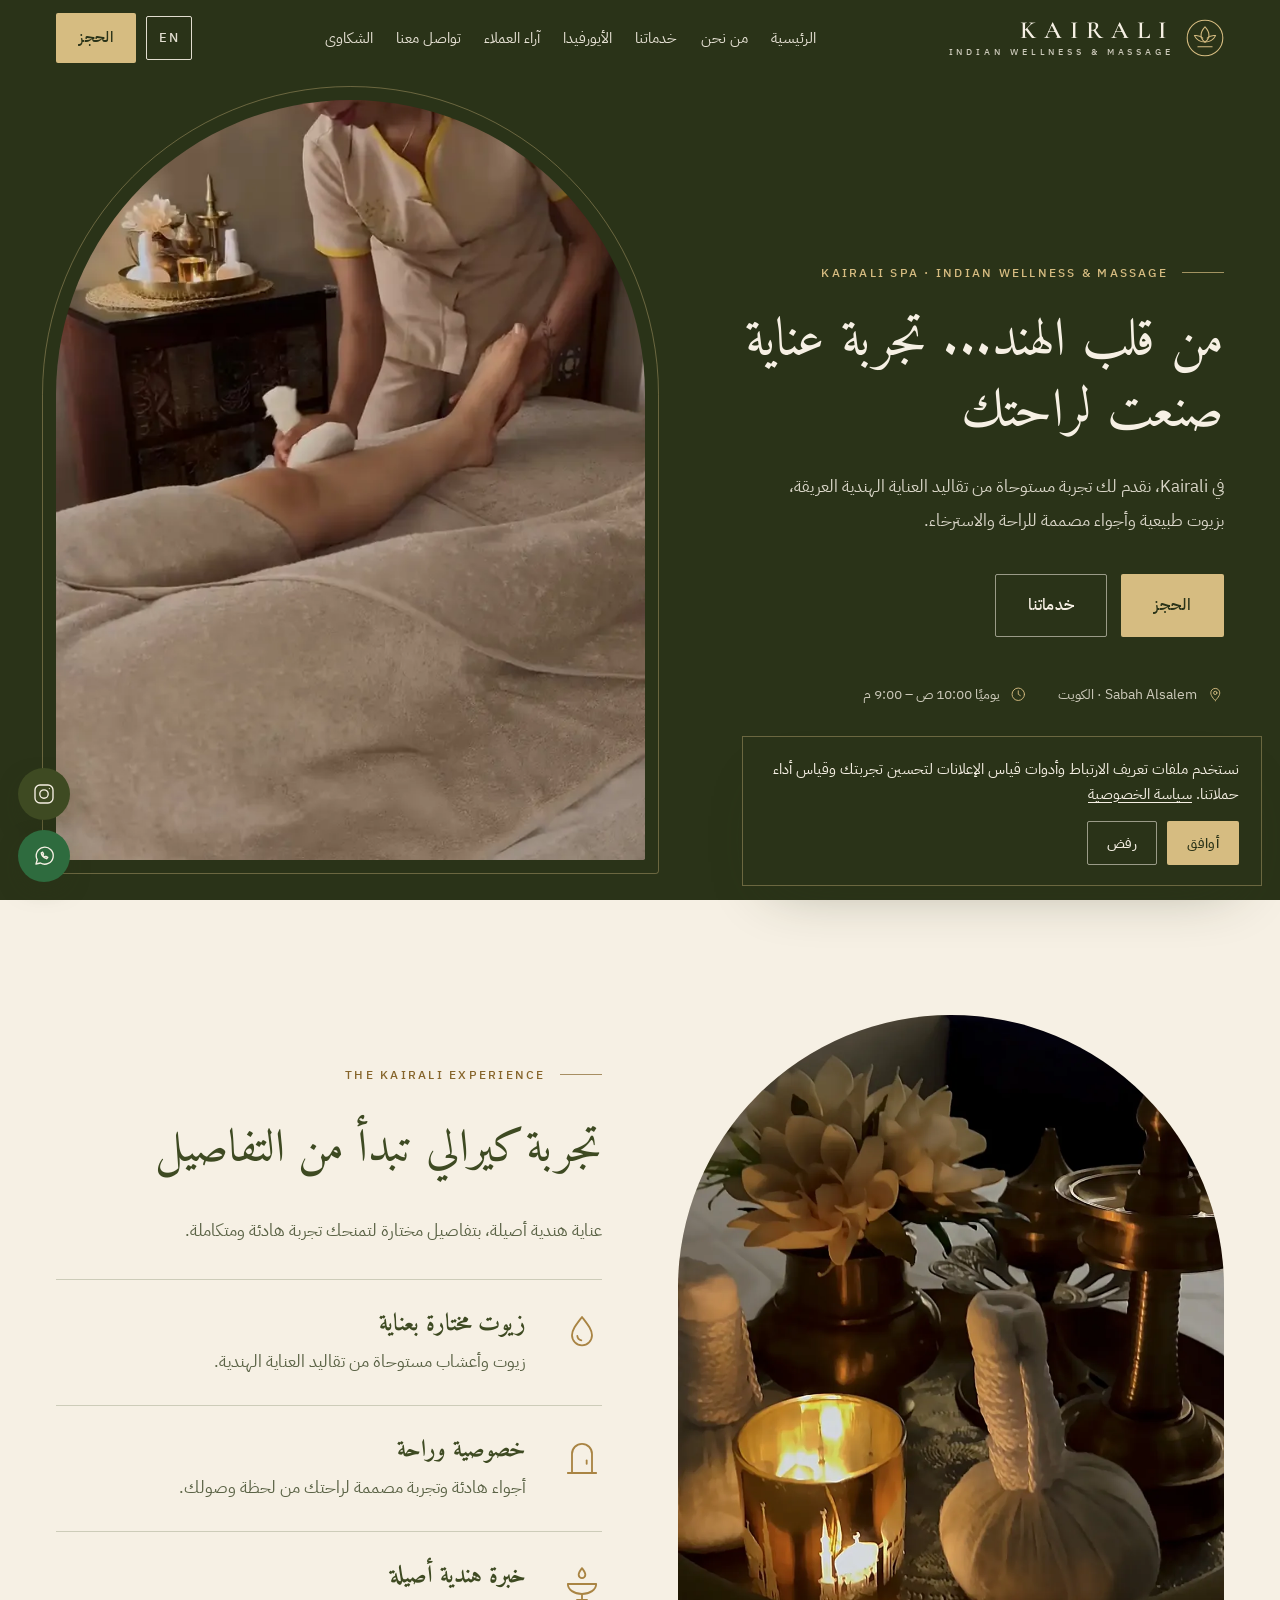
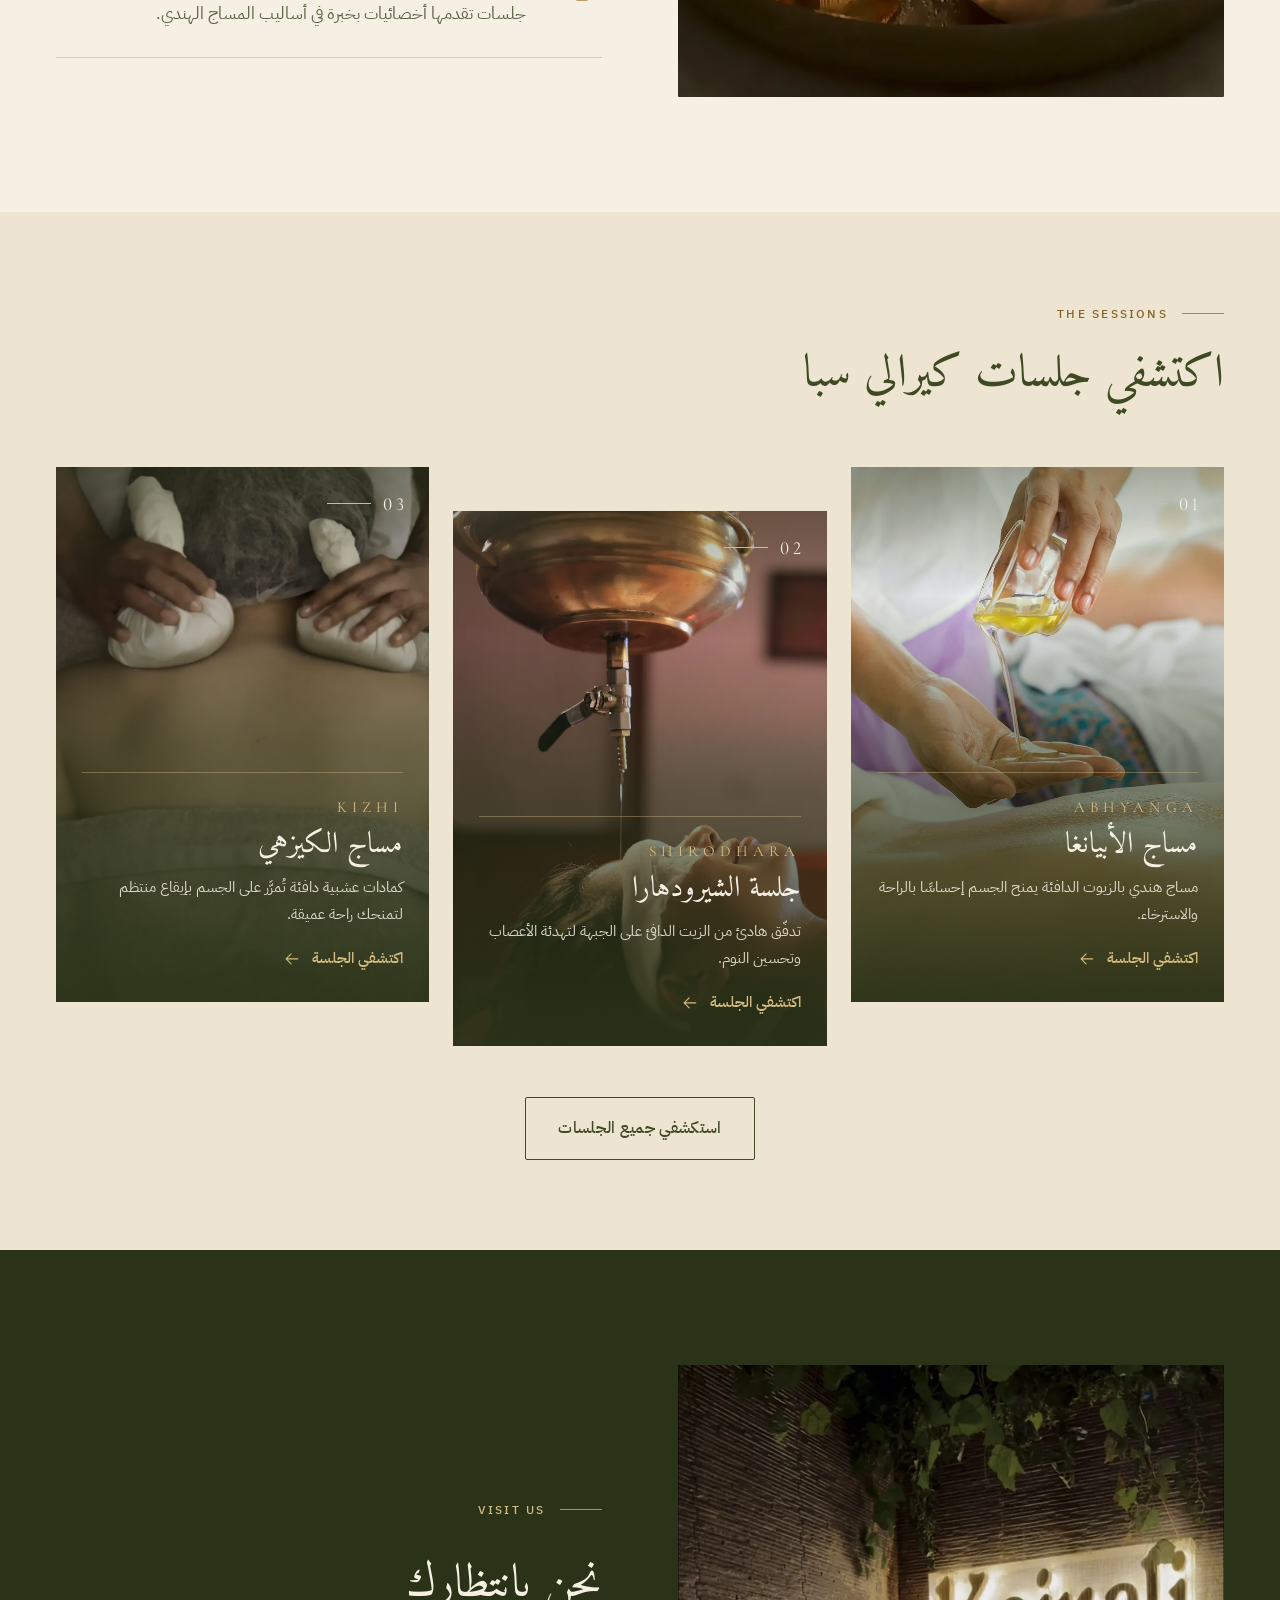
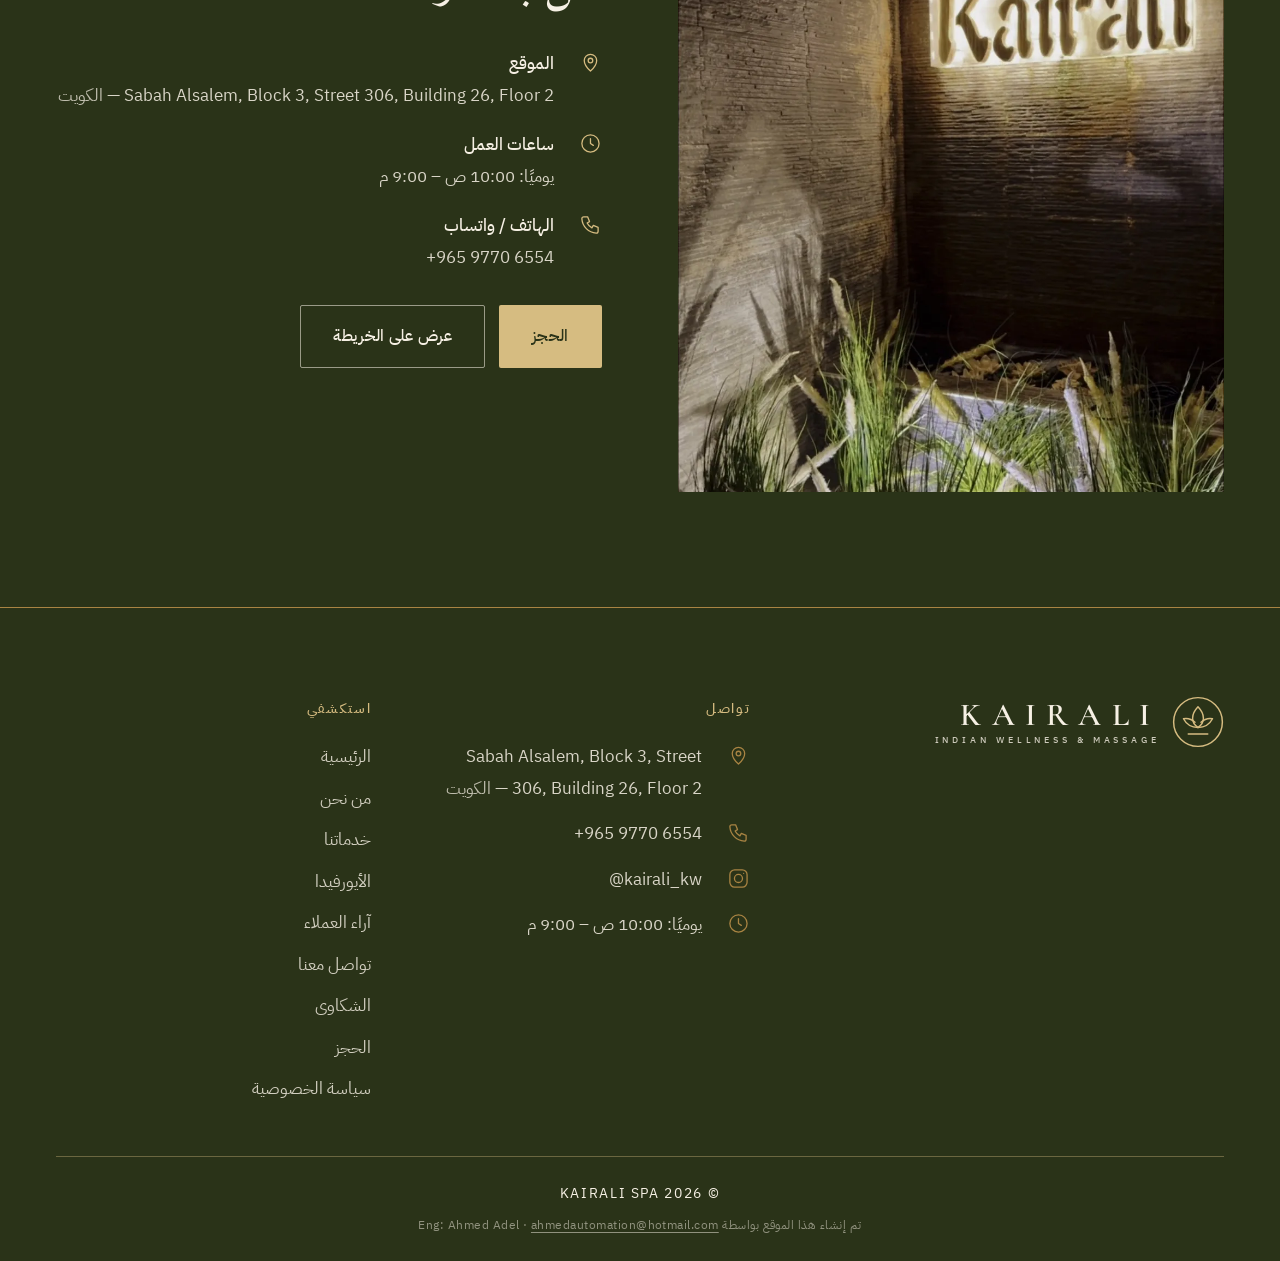
<file: kairali-site/index.html>
<!doctype html>
<html lang="ar" dir="rtl" data-title-en="Kairali Spa — Indian Wellness &amp; Massage in Kuwait">
<head>
<meta charset="utf-8">
<meta name="viewport" content="width=device-width, initial-scale=1">
<title>كيرالي سبا | Kairali Spa — عناية هندية أصيلة في الكويت</title>
<meta name="description" content="كيرالي سبا في الكويت: مساج هندي وجلسات أيورفيدا وعناية مستوحاة من التقاليد الهندية العريقة. احجزي جلستك أونلاين." data-en-content="Kairali Spa in Kuwait: Indian massage, Ayurvedic-inspired sessions and care rooted in long-standing Indian traditions. Book online.">

<link rel="canonical" href="https://kairali-website.vercel.app/">
<meta property="og:type" content="website"><meta property="og:site_name" content="Kairali Spa">
<meta property="og:title" content="كيرالي سبا | Kairali Spa — عناية هندية أصيلة في الكويت"><meta property="og:description" content="كيرالي سبا في الكويت: مساج هندي وجلسات أيورفيدا وعناية مستوحاة من التقاليد الهندية العريقة. احجزي جلستك أونلاين.">
<meta property="og:url" content="https://kairali-website.vercel.app/"><meta property="og:image" content="https://kairali-website.vercel.app/assets/img/og-image.jpg"><meta property="og:locale" content="ar_KW"><meta property="og:locale:alternate" content="en_US">
<meta name="twitter:card" content="summary_large_image">
<meta name="theme-color" content="#2A3318">
<link rel="icon" href="/favicon.svg" type="image/svg+xml">
<link rel="preconnect" href="https://fonts.googleapis.com"><link rel="preconnect" href="https://fonts.gstatic.com" crossorigin>
<link rel="stylesheet" href="https://fonts.googleapis.com/css2?family=Amiri:wght@400;700&family=Cormorant+Garamond:ital,wght@0,400;0,500;0,600;1,400&family=IBM+Plex+Sans+Arabic:wght@300;400;500&display=swap">
<link rel="stylesheet" href="/assets/css/style.css">
<link rel="preload" as="image" href="/assets/img/hero-poster.webp">
<script type="application/ld+json">{"@context": "https://schema.org", "@type": "DaySpa", "name": "Kairali Spa", "alternateName": ["كيرالي سبا", "Kairali Ayurvedic Centre"], "url": "https://kairali-website.vercel.app", "telephone": "+96597706554", "image": "https://kairali-website.vercel.app/assets/img/og-image.jpg", "priceRange": "KWD 10–40", "address": {"@type": "PostalAddress", "streetAddress": "Sabah Alsalem, Block 3, Street 306, Building 26, Floor 2", "addressLocality": "Sabah Al-Salem", "addressCountry": "KW"}, "openingHoursSpecification": [{"@type": "OpeningHoursSpecification", "dayOfWeek": ["Monday", "Tuesday", "Wednesday", "Thursday", "Friday", "Saturday", "Sunday"], "opens": "10:00", "closes": "21:00"}], "sameAs": ["https://instagram.com/kairali_kw"]}</script>
</head>
<body data-page="home" class="">
<svg width="0" height="0" style="position:absolute" aria-hidden="true" focusable="false"><defs>
<symbol id="i-logo" viewBox="0 0 48 48"><circle cx="24" cy="24" r="22.5"/><path d="M24 10c3.4 3.6 5 7 5 10.5S27 27 24 29c-3-2-5-5-5-8.5S20.6 13.6 24 10Z"/><path d="M24 29c-5.2 0-10.6-2.6-13.4-8 4-.7 7.8.6 10.6 3.3"/><path d="M24 29c5.2 0 10.6-2.6 13.4-8-4-.7-7.8.6-10.6 3.3"/><path d="M15 35h18"/></symbol>
<symbol id="i-drop" viewBox="0 0 24 24"><path d="M12 3c3.5 4.6 6 7.6 6 11a6 6 0 0 1-12 0c0-3.4 2.5-6.4 6-11Z"/><path d="M9.2 14.4a3 3 0 0 0 2.4 2.6"/></symbol>
<symbol id="i-leaf" viewBox="0 0 24 24"><path d="M5 19c0-8 5-14 14-14 0 9-5 14-14 14Z"/><path d="M5 19c3-4 6-7 10-9"/></symbol>
<symbol id="i-lamp" viewBox="0 0 24 24"><path d="M12 2.5c1.3 1.7 2 2.8 2 4a2 2 0 0 1-4 0c0-1.2.7-2.3 2-4Z"/><path d="M3.5 12h17c0 3.4-3.8 6-8.5 6s-8.5-2.6-8.5-6Z"/><path d="M9 21.5h6M12 18v3.5"/></symbol>
<symbol id="i-door" viewBox="0 0 24 24"><path d="M6 21V9.5a6 6 0 0 1 12 0V21"/><path d="M3.5 21h17"/><path d="M14.8 13.5v2"/></symbol>
<symbol id="i-clock" viewBox="0 0 24 24"><circle cx="12" cy="12" r="9"/><path d="M12 7v5l3 2"/></symbol>
<symbol id="i-pin" viewBox="0 0 24 24"><path d="M12 21s-6.5-5.6-6.5-11a6.5 6.5 0 0 1 13 0c0 5.4-6.5 11-6.5 11Z"/><circle cx="12" cy="10" r="2.4"/></symbol>
<symbol id="i-phone" viewBox="0 0 24 24"><path d="M5 4h4l2 5-2.5 1.5a11 11 0 0 0 5 5L15 13l5 2v4a2 2 0 0 1-2 2A16 16 0 0 1 3 6a2 2 0 0 1 2-2Z"/></symbol>
<symbol id="i-insta" viewBox="0 0 24 24"><rect x="3" y="3" width="18" height="18" rx="5"/><circle cx="12" cy="12" r="4.2"/><path d="M17.4 6.6v.01"/></symbol>
<symbol id="i-wa" viewBox="0 0 24 24"><path d="M4 20l1.3-4.2A8.5 8.5 0 1 1 8.4 19L4 20Z"/><path d="M9.2 8.8c.2 2.4 2.5 5 5.4 5.9l1.2-1.4-1.9-1-.9.8c-.9-.3-1.9-1.2-2.2-2.2l.8-.9-1-1.9-1.4 1.1Z"/></symbol>
<symbol id="i-arrow" viewBox="0 0 24 24"><path d="M19 12H5M11 6l-6 6 6 6"/></symbol>
<symbol id="i-plus" viewBox="0 0 24 24"><path d="M12 5v14M5 12h14"/></symbol>
<symbol id="i-check" viewBox="0 0 24 24"><path d="M5 12.5l4.5 4.5L19 7.5"/></symbol>
<symbol id="i-close" viewBox="0 0 24 24"><path d="M6 6l12 12M18 6L6 18"/></symbol>
<symbol id="i-quote" viewBox="0 0 48 48"><path d="M20 12c-6 3-10 8-10 16v8h12V24h-6c0-4 2-7 6-9l-2-3ZM42 12c-6 3-10 8-10 16v8h12V24h-6c0-4 2-7 6-9l-2-3Z"/></symbol>
<symbol id="i-wind" viewBox="0 0 24 24"><path d="M3 9h11a3 3 0 1 0-3-3"/><path d="M3 14h15a3 3 0 1 1-3 3"/><path d="M3 19h6"/></symbol>
<symbol id="i-flame" viewBox="0 0 24 24"><path d="M12 3c1 3.5 5 5.5 5 10a5 5 0 0 1-10 0c0-2 1-3.2 2-4.2.3 1.4 1 2.2 2 2.2-.2-3.2-.5-5.2 1-8Z"/></symbol>
<symbol id="i-mountain" viewBox="0 0 24 24"><path d="M2.5 19.5l6-10 4 6 3-4 6 8h-19Z"/></symbol>
<symbol id="i-star" viewBox="0 0 24 24"><path d="M12 3l2.7 5.6 6.1.9-4.4 4.3 1 6.1L12 17l-5.4 2.9 1-6.1L3.2 9.5l6.1-.9L12 3Z"/></symbol>
</defs></svg>
<a class="skip" href="#main" data-en="Skip to content">تخطي إلى المحتوى</a>
<header class="nav"><div class="wrap nav__in">
  <a class="brand" href="/" aria-label="Kairali Spa"><svg class="ic " aria-hidden="true"><use href="#i-logo"/></svg><span class="brand__txt"><span class="brand__name">KAIRALI</span><span class="brand__sub">Indian Wellness &amp; Massage</span></span></a>
  <nav class="nav__links" aria-label="القائمة الرئيسية" data-en-aria-label="Main navigation"><a href="/" data-en="Home">الرئيسية</a><a href="/about/" data-en="About Us">من نحن</a><a href="/services/" data-en="Services">خدماتنا</a><a href="/ayurveda/" data-en="Ayurveda">الأيورفيدا</a><a href="/reviews/" data-en="Reviews">آراء العملاء</a><a href="/contact/" data-en="Contact">تواصل معنا</a><a href="/complaints/" data-en="Complaints">الشكاوى</a></nav>
  <div class="nav__side">
    <button class="lang-btn" type="button">EN</button>
    <a class="btn nav__cta" href="/book/" data-en="Book">الحجز</a>
    <button class="burger" type="button" aria-label="فتح القائمة" data-en-aria-label="Open menu" aria-expanded="false"><span></span></button>
  </div>
</div></header>
<div class="drawer" role="dialog" aria-modal="true" aria-label="القائمة" data-en-aria-label="Menu">
  <div class="drawer__top"><a class="brand" href="/" aria-label="Kairali Spa"><svg class="ic " aria-hidden="true"><use href="#i-logo"/></svg><span class="brand__txt"><span class="brand__name">KAIRALI</span></span></a><button class="drawer__close btn btn--line-lt" type="button" style="min-height:44px;padding:.4rem 1rem" aria-label="إغلاق" data-en-aria-label="Close"><svg class="ic " aria-hidden="true"><use href="#i-close"/></svg></button></div>
  <nav class="drawer__links"><a href="/"><span data-en="Home">الرئيسية</span><svg class="ic flip" aria-hidden="true"><use href="#i-arrow"/></svg></a><a href="/about/"><span data-en="About Us">من نحن</span><svg class="ic flip" aria-hidden="true"><use href="#i-arrow"/></svg></a><a href="/services/"><span data-en="Services">خدماتنا</span><svg class="ic flip" aria-hidden="true"><use href="#i-arrow"/></svg></a><a href="/ayurveda/"><span data-en="Ayurveda">الأيورفيدا</span><svg class="ic flip" aria-hidden="true"><use href="#i-arrow"/></svg></a><a href="/reviews/"><span data-en="Reviews">آراء العملاء</span><svg class="ic flip" aria-hidden="true"><use href="#i-arrow"/></svg></a><a href="/contact/"><span data-en="Contact">تواصل معنا</span><svg class="ic flip" aria-hidden="true"><use href="#i-arrow"/></svg></a><a href="/complaints/"><span data-en="Complaints">الشكاوى</span><svg class="ic flip" aria-hidden="true"><use href="#i-arrow"/></svg></a><a href="/book/"><span data-en="Book">الحجز</span><svg class="ic flip" aria-hidden="true"><use href="#i-arrow"/></svg></a></nav>
  <div class="drawer__foot"><button class="lang-btn btn btn--line-lt" type="button">EN</button><a class="btn btn--gold" href="https://wa.me/96597706554?text=%D9%85%D8%B1%D8%AD%D8%A8%D9%8B%D8%A7%D8%8C%20%D8%A3%D9%88%D8%AF%D9%91%20%D8%A7%D9%84%D8%A7%D8%B3%D8%AA%D9%81%D8%B3%D8%A7%D8%B1%20%D8%B9%D9%86%20%D8%AC%D9%84%D8%B3%D8%A7%D8%AA%20%D9%83%D9%8A%D8%B1%D8%A7%D9%84%D9%8A%20%D8%B3%D8%A8%D8%A7" rel="noopener"><svg class="ic " aria-hidden="true"><use href="#i-wa"/></svg> WhatsApp</a></div>
</div>
<main id="main">

<section class="hero">
  <div class="hero__media"><video autoplay muted loop playsinline preload="metadata" poster="/assets/img/hero-poster.webp" aria-hidden="true"><source src="/assets/video/hero.mp4" type="video/mp4"></video></div>
  <div class="wrap hero__in"><div class="hero__copy">
    <p class="eyebrow">Kairali Spa · Indian Wellness &amp; Massage</p>
    <h1 class="h1" data-en="From the heart of India… a care experience made for your comfort">من قلب الهند... تجربة عناية صنعت لراحتك</h1>
    <p class="lead" data-en="At Kairali we offer an experience inspired by long-standing Indian care traditions, with natural oils and an atmosphere designed for comfort and relaxation.">في Kairali، نقدم لك تجربة مستوحاة من تقاليد العناية الهندية العريقة، بزيوت طبيعية وأجواء مصممة للراحة والاسترخاء.</p>
    <div class="hero__cta"><a class="btn btn--gold" href="/book/" data-en="Book">الحجز</a><a class="btn btn--line-lt" href="/services/" data-en="Our Services">خدماتنا</a></div>
    <ul class="hero__facts"><li><svg class="ic " aria-hidden="true"><use href="#i-pin"/></svg><span>Sabah Alsalem · <span data-en="Kuwait">الكويت</span></span></li><li><svg class="ic " aria-hidden="true"><use href="#i-clock"/></svg><span data-en="Daily 10:00 AM – 9:00 PM">يوميًا 10:00 ص – 9:00 م</span></li></ul>
  </div></div>
  <div class="hero__scroll" aria-hidden="true">Scroll</div>
</section>

<section class="sec">
  <div class="wrap split split--rev">
    <div class="stack-lg">
      <p class="eyebrow">The Kairali Experience</p>
      <h2 class="h2 reveal" data-en="The Kairali experience begins with the details">تجربة كيرالي تبدأ من التفاصيل</h2>
      <p class="lead reveal" data-en="Authentic Indian care, with carefully chosen details for a calm, complete experience.">عناية هندية أصيلة، بتفاصيل مختارة لتمنحك تجربة هادئة ومتكاملة.</p>
      <div class="points"><div class="point reveal" data-d="1"><svg class="ic " aria-hidden="true"><use href="#i-drop"/></svg><div><h3 data-en="Carefully chosen oils">زيوت مختارة بعناية</h3><p data-en="Oils and herbs inspired by Indian care traditions.">زيوت وأعشاب مستوحاة من تقاليد العناية الهندية.</p></div></div><div class="point reveal" data-d="2"><svg class="ic " aria-hidden="true"><use href="#i-door"/></svg><div><h3 data-en="Privacy &amp; comfort">خصوصية وراحة</h3><p data-en="A calm atmosphere and an experience designed for your comfort from the moment you arrive.">أجواء هادئة وتجربة مصممة لراحتك من لحظة وصولك.</p></div></div><div class="point reveal" data-d="3"><svg class="ic " aria-hidden="true"><use href="#i-lamp"/></svg><div><h3 data-en="Authentic Indian expertise">خبرة هندية أصيلة</h3><p data-en="Sessions delivered by specialists experienced in Indian massage techniques.">جلسات تقدمها أخصائيات بخبرة في أساليب المساج الهندي.</p></div></div></div>
    </div>
    <div class="photo photo--tall photo--arch reveal"><img src="/assets/img/real-tray.webp" alt="طاولة العلاج في كيرالي سبا: مصابيح نحاسية وكمادات عشبية وشموع" data-en-alt="Kairali Spa treatment table: brass lamps, herbal compresses and candles" loading="lazy" decoding="async" style="object-position:50% 82%"></div>
  </div>
</section>

<section class="sec sec--tight sec--sand">
  <div class="wrap">
    <div class="sec-head">
      <p class="eyebrow">The Sessions</p>
      <h2 class="h2 reveal" data-en="Discover Kairali Spa sessions">اكتشفي جلسات كيرالي سبا</h2>
    </div>
    <div class="sessions"><a class="s-card reveal" data-d="1" href="/services/#svc-abhyanga">
  <img src="/assets/img/st-oil-pour.webp" alt="مساج الأبيانغا" data-en-alt="Abhyanga" loading="lazy" decoding="async" style="object-position:50% 50%">
  <span class="s-card__num">01</span>
  <div class="s-card__body"><div class="s-card__latin">ABHYANGA</div>
  <div class="s-card__ar" data-en="Abhyanga">مساج الأبيانغا</div>
  <p class="s-card__desc" data-en="A warm-oil Indian massage that gives the body a feeling of comfort and relaxation.">مساج هندي بالزيوت الدافئة يمنح الجسم إحساسًا بالراحة والاسترخاء.</p>
  <span class="s-card__link"><span data-en="Discover the session">اكتشفي الجلسة</span><svg class="ic flip" aria-hidden="true"><use href="#i-arrow"/></svg></span></div></a><a class="s-card reveal" data-d="2" href="/services/#svc-shirodhara">
  <img src="/assets/img/st-shirodhara.webp" alt="جلسة الشيرودهارا" data-en-alt="Shirodhara" loading="lazy" decoding="async" style="object-position:12% 50%">
  <span class="s-card__num">02</span>
  <div class="s-card__body"><div class="s-card__latin">SHIRODHARA</div>
  <div class="s-card__ar" data-en="Shirodhara">جلسة الشيرودهارا</div>
  <p class="s-card__desc" data-en="A continuous stream of warm oil poured on the forehead to calm the nervous system and improve sleep.">تدفّق هادئ من الزيت الدافئ على الجبهة لتهدئة الأعصاب وتحسين النوم.</p>
  <span class="s-card__link"><span data-en="Discover the session">اكتشفي الجلسة</span><svg class="ic flip" aria-hidden="true"><use href="#i-arrow"/></svg></span></div></a><a class="s-card reveal" data-d="3" href="/services/#svc-kizhi">
  <img src="/assets/img/real-kizhi-neck.webp" alt="مساج الكيزهي" data-en-alt="Kizhi" loading="lazy" decoding="async" style="object-position:50% 50%">
  <span class="s-card__num">03</span>
  <div class="s-card__body"><div class="s-card__latin">KIZHI</div>
  <div class="s-card__ar" data-en="Kizhi">مساج الكيزهي</div>
  <p class="s-card__desc" data-en="Warm herbal compresses pressed rhythmically over the body for deep comfort.">كمادات عشبية دافئة تُمرَّر على الجسم بإيقاع منتظم لتمنحك راحة عميقة.</p>
  <span class="s-card__link"><span data-en="Discover the session">اكتشفي الجلسة</span><svg class="ic flip" aria-hidden="true"><use href="#i-arrow"/></svg></span></div></a></div>
    <div class="sessions-foot"><a class="btn btn--line" href="/services/" data-en="Explore all sessions">استكشفي جميع الجلسات</a></div>
  </div>
</section>

<section class="sec" id="homeReviews" hidden>
  <div class="wrap">
    <p class="eyebrow">Kairali Experience</p>
    <h2 class="h2 reveal" data-en="From Kairali guests&#x27; experiences">من تجارب عملاء كيرالي</h2>
    <div class="reviews-grid" id="homeRevGrid"></div>
    <p style="margin-top:32px"><a class="link-arrow" href="/reviews/"><span data-en="All reviews">كل الآراء</span><svg class="ic flip" aria-hidden="true"><use href="#i-arrow"/></svg></a></p>
  </div>
</section>

<section class="sec sec--olive on-dark">
  <div class="wrap split">
    <div class="photo photo--port reveal"><img src="/assets/img/real-sign.webp" alt="لافتة كيرالي المضيئة عند مدخل المركز" data-en-alt="The illuminated Kairali sign at the entrance" loading="lazy" decoding="async" style="object-position:50% 40%"></div>
    <div class="stack-lg">
      <p class="eyebrow">Visit Us</p>
      <h2 class="h2 reveal" data-en="We&#x27;re waiting for you">نحن بانتظارك</h2>
      <ul class="info-list reveal">
        <li><svg class="ic " aria-hidden="true"><use href="#i-pin"/></svg><div><b data-en="Location">الموقع</b><span>Sabah Alsalem, Block 3, Street 306, Building 26, Floor 2 — <span data-en="Kuwait">الكويت</span></span></div></li>
        <li><svg class="ic " aria-hidden="true"><use href="#i-clock"/></svg><div><b data-en="Working Hours">ساعات العمل</b><span data-en="Daily: 10:00 AM – 9:00 PM">يوميًا: 10:00 ص – 9:00 م</span></div></li>
        <li><svg class="ic " aria-hidden="true"><use href="#i-phone"/></svg><div><b data-en="Phone / WhatsApp">الهاتف / واتساب</b><a href="tel:+96597706554" dir="ltr">+965 9770 6554</a></div></li>
      </ul>
      <div style="display:flex;gap:14px;flex-wrap:wrap"><a class="btn btn--gold" href="/book/" data-en="Book">الحجز</a><a class="btn btn--line-lt" href="https://www.google.com/maps/search/?api=1&query=Kairali%20Sabah%20Al-Salem%20Block%203%20Street%20306%20Building%2026%20Kuwait" rel="noopener" target="_blank" data-en="View on map">عرض على الخريطة</a></div>
    </div>
  </div>
</section>
</main>
<footer class="footer"><div class="wrap">
  <div class="footer__grid">
    <div><a class="brand" href="/" aria-label="Kairali Spa"><svg class="ic " aria-hidden="true"><use href="#i-logo"/></svg><span class="brand__txt"><span class="brand__name">KAIRALI</span><span class="brand__sub">Indian Wellness &amp; Massage</span></span></a></div>
    <div><h4 data-en="Contact">تواصل</h4>
      <ul class="info-list">
        <li><svg class="ic " aria-hidden="true"><use href="#i-pin"/></svg><span>Sabah Alsalem, Block 3, Street 306, Building 26, Floor 2 — <span data-en="Kuwait">الكويت</span></span></li>
        <li><svg class="ic " aria-hidden="true"><use href="#i-phone"/></svg><a href="tel:+96597706554" dir="ltr">+965 9770 6554</a></li>
        <li><svg class="ic " aria-hidden="true"><use href="#i-insta"/></svg><a href="https://instagram.com/kairali_kw" rel="noopener" dir="ltr">@kairali_kw</a></li>
        <li><svg class="ic " aria-hidden="true"><use href="#i-clock"/></svg><span data-en="Daily: 10:00 AM – 9:00 PM">يوميًا: 10:00 ص – 9:00 م</span></li>
      </ul></div>
    <nav aria-label="روابط التذييل" data-en-aria-label="Footer links"><h4 data-en="Explore">استكشفي</h4><ul><li><a href="/" data-en="Home">الرئيسية</a></li><li><a href="/about/" data-en="About Us">من نحن</a></li><li><a href="/services/" data-en="Services">خدماتنا</a></li><li><a href="/ayurveda/" data-en="Ayurveda">الأيورفيدا</a></li><li><a href="/reviews/" data-en="Reviews">آراء العملاء</a></li><li><a href="/contact/" data-en="Contact">تواصل معنا</a></li><li><a href="/complaints/" data-en="Complaints">الشكاوى</a></li><li><a href="/book/" data-en="Book">الحجز</a></li><li><a href="/privacy/" data-en="Privacy Policy">سياسة الخصوصية</a></li></ul></nav>
  </div>
  <div class="footer__bottom">© KAIRALI SPA 2026
    <span class="footer__credit"><span data-en="This website was created by">تم إنشاء هذا الموقع بواسطة</span> Eng: Ahmed Adel · <a href="mailto:ahmedautomation@hotmail.com">ahmedautomation@hotmail.com</a></span>
  </div>
</div></footer>
<div class="floats"><a class="float" href="https://instagram.com/kairali_kw" rel="noopener" aria-label="انستجرام" data-en-aria-label="Instagram"><svg class="ic " aria-hidden="true"><use href="#i-insta"/></svg></a><a class="float float--wa" href="https://wa.me/96597706554?text=%D9%85%D8%B1%D8%AD%D8%A8%D9%8B%D8%A7%D8%8C%20%D8%A3%D9%88%D8%AF%D9%91%20%D8%A7%D9%84%D8%A7%D8%B3%D8%AA%D9%81%D8%B3%D8%A7%D8%B1%20%D8%B9%D9%86%20%D8%AC%D9%84%D8%B3%D8%A7%D8%AA%20%D9%83%D9%8A%D8%B1%D8%A7%D9%84%D9%8A%20%D8%B3%D8%A8%D8%A7" rel="noopener" aria-label="واتساب" data-en-aria-label="WhatsApp"><svg class="ic " aria-hidden="true"><use href="#i-wa"/></svg></a></div><div class="mbar"><a class="btn btn--solid" href="/book/" data-en="Book">الحجز</a><a class="btn btn--line sq" href="https://wa.me/96597706554?text=%D9%85%D8%B1%D8%AD%D8%A8%D9%8B%D8%A7%D8%8C%20%D8%A3%D9%88%D8%AF%D9%91%20%D8%A7%D9%84%D8%A7%D8%B3%D8%AA%D9%81%D8%B3%D8%A7%D8%B1%20%D8%B9%D9%86%20%D8%AC%D9%84%D8%B3%D8%A7%D8%AA%20%D9%83%D9%8A%D8%B1%D8%A7%D9%84%D9%8A%20%D8%B3%D8%A8%D8%A7" rel="noopener" aria-label="واتساب" data-en-aria-label="WhatsApp"><svg class="ic " aria-hidden="true"><use href="#i-wa"/></svg></a><a class="btn btn--line sq" href="https://instagram.com/kairali_kw" rel="noopener" aria-label="انستجرام" data-en-aria-label="Instagram"><svg class="ic " aria-hidden="true"><use href="#i-insta"/></svg></a></div>
<div class="consent" id="consent" hidden role="dialog" aria-label="ملفات تعريف الارتباط" data-en-aria-label="Cookies">
  <p data-en="We use cookies and ad-measurement tools to improve your experience and measure our campaigns. &lt;a href=&quot;/privacy/&quot;&gt;Privacy Policy&lt;/a&gt;">نستخدم ملفات تعريف الارتباط وأدوات قياس الإعلانات لتحسين تجربتك وقياس أداء حملاتنا. <a href="/privacy/">سياسة الخصوصية</a></p>
  <div class="consent__act"><button class="btn btn--gold" type="button" data-consent="yes" data-en="Accept">أوافق</button><button class="btn btn--line-lt" type="button" data-consent="no" data-en="Decline">رفض</button></div>
</div>
<script src="/assets/js/config.js"></script>
<script src="/assets/js/data.js"></script>
<script src="/assets/js/app.js" defer></script>
</body>
</html>
</file>
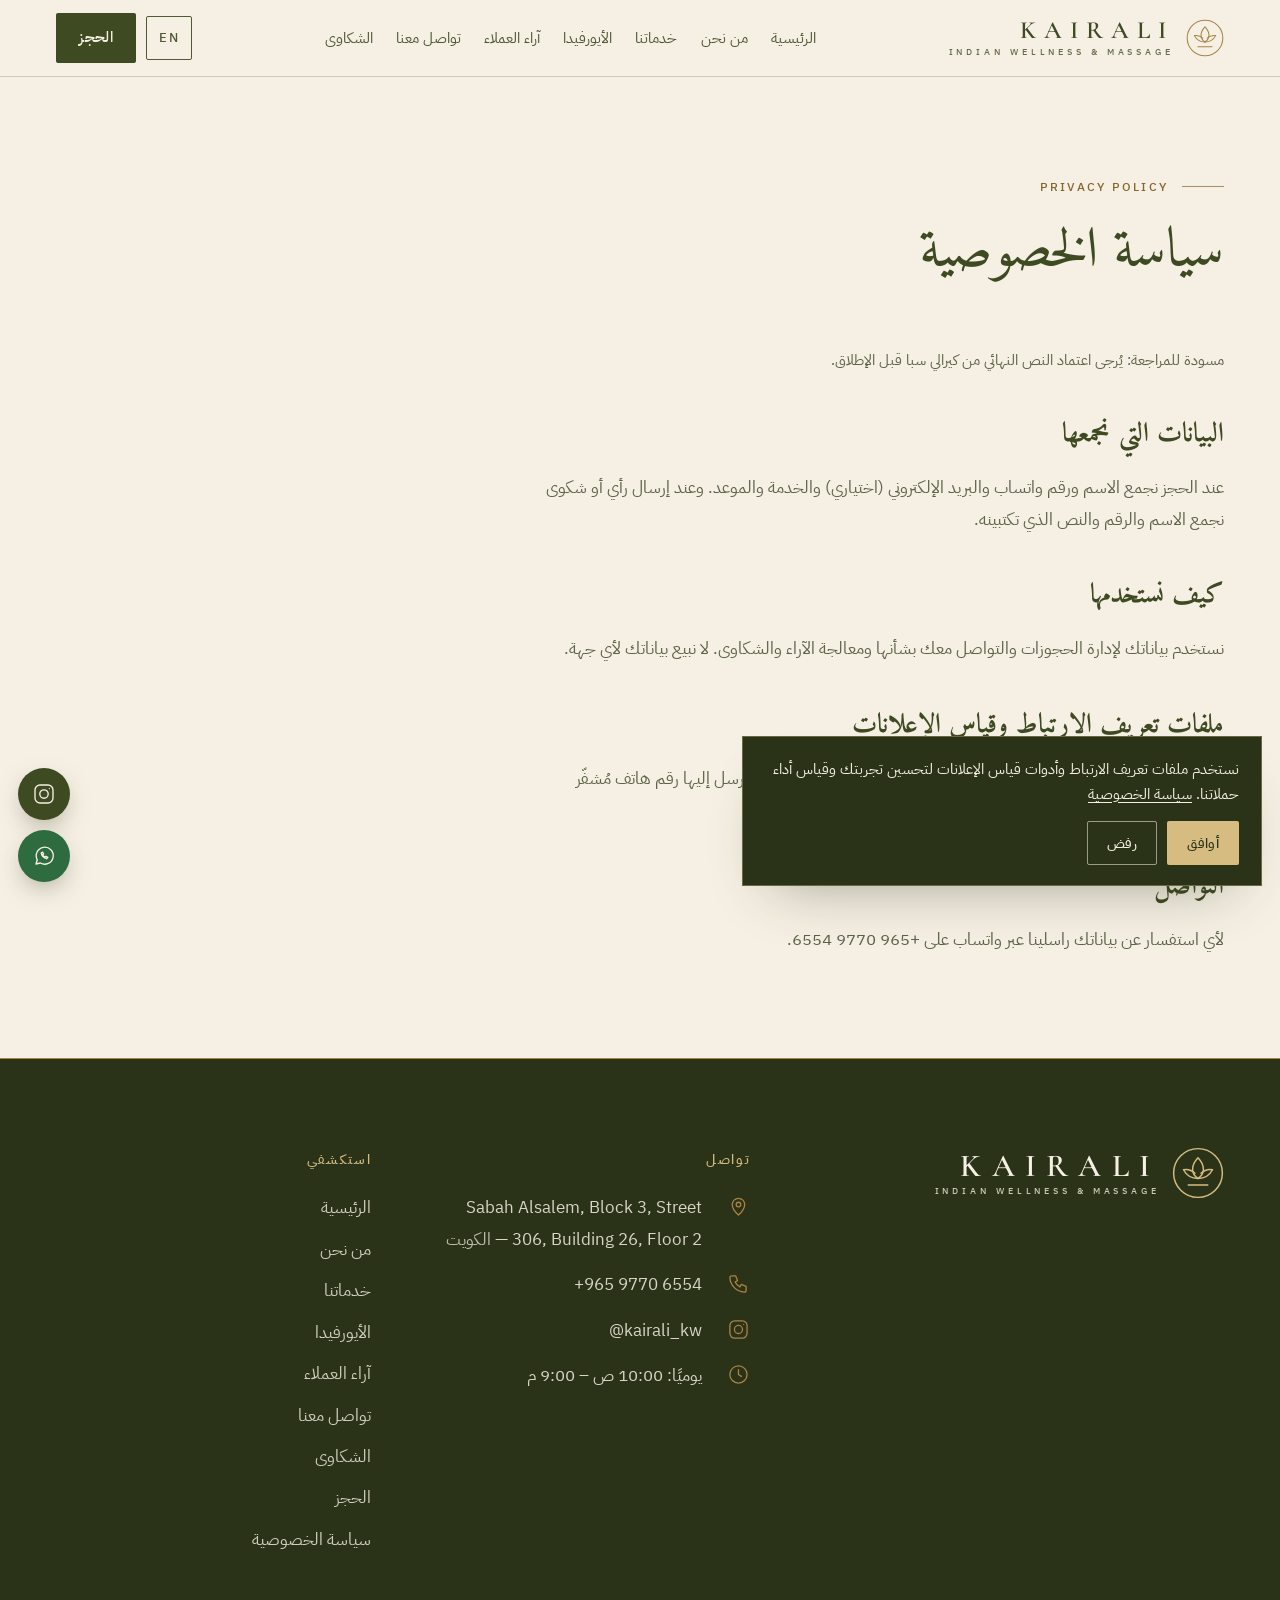
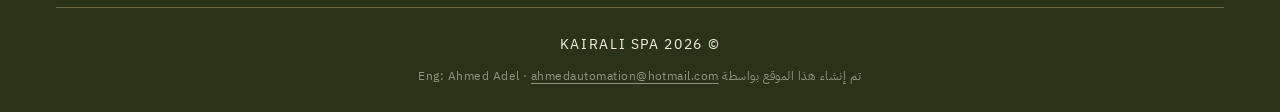
<file: privacy/index.html>
<!doctype html>
<html lang="ar" dir="rtl" data-title-en="Privacy Policy | Kairali Spa">
<head>
<meta charset="utf-8">
<meta name="viewport" content="width=device-width, initial-scale=1">
<title>سياسة الخصوصية | كيرالي سبا</title>
<meta name="description" content="سياسة الخصوصية لموقع كيرالي سبا." data-en-content="Privacy policy for the Kairali Spa website.">
<meta name="robots" content="noindex">
<link rel="canonical" href="https://kairali-website.vercel.app/privacy/">
<meta property="og:type" content="website"><meta property="og:site_name" content="Kairali Spa">
<meta property="og:title" content="سياسة الخصوصية | كيرالي سبا"><meta property="og:description" content="سياسة الخصوصية لموقع كيرالي سبا.">
<meta property="og:url" content="https://kairali-website.vercel.app/privacy/"><meta property="og:image" content="https://kairali-website.vercel.app/assets/img/og-image.jpg"><meta property="og:locale" content="ar_KW"><meta property="og:locale:alternate" content="en_US">
<meta name="twitter:card" content="summary_large_image">
<meta name="theme-color" content="#2A3318">
<link rel="icon" href="/favicon.svg" type="image/svg+xml">
<link rel="preconnect" href="https://fonts.googleapis.com"><link rel="preconnect" href="https://fonts.gstatic.com" crossorigin>
<link rel="stylesheet" href="https://fonts.googleapis.com/css2?family=Amiri:wght@400;700&family=Cormorant+Garamond:ital,wght@0,400;0,500;0,600;1,400&family=IBM+Plex+Sans+Arabic:wght@300;400;500&display=swap">
<link rel="stylesheet" href="/assets/css/style.css">

</head>
<body data-page="privacy" class="page-inner">
<svg width="0" height="0" style="position:absolute" aria-hidden="true" focusable="false"><defs>
<symbol id="i-logo" viewBox="0 0 48 48"><circle cx="24" cy="24" r="22.5"/><path d="M24 10c3.4 3.6 5 7 5 10.5S27 27 24 29c-3-2-5-5-5-8.5S20.6 13.6 24 10Z"/><path d="M24 29c-5.2 0-10.6-2.6-13.4-8 4-.7 7.8.6 10.6 3.3"/><path d="M24 29c5.2 0 10.6-2.6 13.4-8-4-.7-7.8.6-10.6 3.3"/><path d="M15 35h18"/></symbol>
<symbol id="i-drop" viewBox="0 0 24 24"><path d="M12 3c3.5 4.6 6 7.6 6 11a6 6 0 0 1-12 0c0-3.4 2.5-6.4 6-11Z"/><path d="M9.2 14.4a3 3 0 0 0 2.4 2.6"/></symbol>
<symbol id="i-leaf" viewBox="0 0 24 24"><path d="M5 19c0-8 5-14 14-14 0 9-5 14-14 14Z"/><path d="M5 19c3-4 6-7 10-9"/></symbol>
<symbol id="i-lamp" viewBox="0 0 24 24"><path d="M12 2.5c1.3 1.7 2 2.8 2 4a2 2 0 0 1-4 0c0-1.2.7-2.3 2-4Z"/><path d="M3.5 12h17c0 3.4-3.8 6-8.5 6s-8.5-2.6-8.5-6Z"/><path d="M9 21.5h6M12 18v3.5"/></symbol>
<symbol id="i-door" viewBox="0 0 24 24"><path d="M6 21V9.5a6 6 0 0 1 12 0V21"/><path d="M3.5 21h17"/><path d="M14.8 13.5v2"/></symbol>
<symbol id="i-clock" viewBox="0 0 24 24"><circle cx="12" cy="12" r="9"/><path d="M12 7v5l3 2"/></symbol>
<symbol id="i-pin" viewBox="0 0 24 24"><path d="M12 21s-6.5-5.6-6.5-11a6.5 6.5 0 0 1 13 0c0 5.4-6.5 11-6.5 11Z"/><circle cx="12" cy="10" r="2.4"/></symbol>
<symbol id="i-phone" viewBox="0 0 24 24"><path d="M5 4h4l2 5-2.5 1.5a11 11 0 0 0 5 5L15 13l5 2v4a2 2 0 0 1-2 2A16 16 0 0 1 3 6a2 2 0 0 1 2-2Z"/></symbol>
<symbol id="i-insta" viewBox="0 0 24 24"><rect x="3" y="3" width="18" height="18" rx="5"/><circle cx="12" cy="12" r="4.2"/><path d="M17.4 6.6v.01"/></symbol>
<symbol id="i-wa" viewBox="0 0 24 24"><path d="M4 20l1.3-4.2A8.5 8.5 0 1 1 8.4 19L4 20Z"/><path d="M9.2 8.8c.2 2.4 2.5 5 5.4 5.9l1.2-1.4-1.9-1-.9.8c-.9-.3-1.9-1.2-2.2-2.2l.8-.9-1-1.9-1.4 1.1Z"/></symbol>
<symbol id="i-arrow" viewBox="0 0 24 24"><path d="M19 12H5M11 6l-6 6 6 6"/></symbol>
<symbol id="i-plus" viewBox="0 0 24 24"><path d="M12 5v14M5 12h14"/></symbol>
<symbol id="i-check" viewBox="0 0 24 24"><path d="M5 12.5l4.5 4.5L19 7.5"/></symbol>
<symbol id="i-close" viewBox="0 0 24 24"><path d="M6 6l12 12M18 6L6 18"/></symbol>
<symbol id="i-quote" viewBox="0 0 48 48"><path d="M20 12c-6 3-10 8-10 16v8h12V24h-6c0-4 2-7 6-9l-2-3ZM42 12c-6 3-10 8-10 16v8h12V24h-6c0-4 2-7 6-9l-2-3Z"/></symbol>
<symbol id="i-wind" viewBox="0 0 24 24"><path d="M3 9h11a3 3 0 1 0-3-3"/><path d="M3 14h15a3 3 0 1 1-3 3"/><path d="M3 19h6"/></symbol>
<symbol id="i-flame" viewBox="0 0 24 24"><path d="M12 3c1 3.5 5 5.5 5 10a5 5 0 0 1-10 0c0-2 1-3.2 2-4.2.3 1.4 1 2.2 2 2.2-.2-3.2-.5-5.2 1-8Z"/></symbol>
<symbol id="i-mountain" viewBox="0 0 24 24"><path d="M2.5 19.5l6-10 4 6 3-4 6 8h-19Z"/></symbol>
<symbol id="i-star" viewBox="0 0 24 24"><path d="M12 3l2.7 5.6 6.1.9-4.4 4.3 1 6.1L12 17l-5.4 2.9 1-6.1L3.2 9.5l6.1-.9L12 3Z"/></symbol>
</defs></svg>
<a class="skip" href="#main" data-en="Skip to content">تخطي إلى المحتوى</a>
<header class="nav"><div class="wrap nav__in">
  <a class="brand" href="/" aria-label="Kairali Spa"><svg class="ic " aria-hidden="true"><use href="#i-logo"/></svg><span class="brand__txt"><span class="brand__name">KAIRALI</span><span class="brand__sub">Indian Wellness &amp; Massage</span></span></a>
  <nav class="nav__links" aria-label="القائمة الرئيسية" data-en-aria-label="Main navigation"><a href="/" data-en="Home">الرئيسية</a><a href="/about/" data-en="About Us">من نحن</a><a href="/services/" data-en="Services">خدماتنا</a><a href="/ayurveda/" data-en="Ayurveda">الأيورفيدا</a><a href="/reviews/" data-en="Reviews">آراء العملاء</a><a href="/contact/" data-en="Contact">تواصل معنا</a><a href="/complaints/" data-en="Complaints">الشكاوى</a></nav>
  <div class="nav__side">
    <button class="lang-btn" type="button">EN</button>
    <a class="btn nav__cta" href="/book/" data-en="Book">الحجز</a>
    <button class="burger" type="button" aria-label="فتح القائمة" data-en-aria-label="Open menu" aria-expanded="false"><span></span></button>
  </div>
</div></header>
<div class="drawer" role="dialog" aria-modal="true" aria-label="القائمة" data-en-aria-label="Menu">
  <div class="drawer__top"><a class="brand" href="/" aria-label="Kairali Spa"><svg class="ic " aria-hidden="true"><use href="#i-logo"/></svg><span class="brand__txt"><span class="brand__name">KAIRALI</span></span></a><button class="drawer__close btn btn--line-lt" type="button" style="min-height:44px;padding:.4rem 1rem" aria-label="إغلاق" data-en-aria-label="Close"><svg class="ic " aria-hidden="true"><use href="#i-close"/></svg></button></div>
  <nav class="drawer__links"><a href="/"><span data-en="Home">الرئيسية</span><svg class="ic flip" aria-hidden="true"><use href="#i-arrow"/></svg></a><a href="/about/"><span data-en="About Us">من نحن</span><svg class="ic flip" aria-hidden="true"><use href="#i-arrow"/></svg></a><a href="/services/"><span data-en="Services">خدماتنا</span><svg class="ic flip" aria-hidden="true"><use href="#i-arrow"/></svg></a><a href="/ayurveda/"><span data-en="Ayurveda">الأيورفيدا</span><svg class="ic flip" aria-hidden="true"><use href="#i-arrow"/></svg></a><a href="/reviews/"><span data-en="Reviews">آراء العملاء</span><svg class="ic flip" aria-hidden="true"><use href="#i-arrow"/></svg></a><a href="/contact/"><span data-en="Contact">تواصل معنا</span><svg class="ic flip" aria-hidden="true"><use href="#i-arrow"/></svg></a><a href="/complaints/"><span data-en="Complaints">الشكاوى</span><svg class="ic flip" aria-hidden="true"><use href="#i-arrow"/></svg></a><a href="/book/"><span data-en="Book">الحجز</span><svg class="ic flip" aria-hidden="true"><use href="#i-arrow"/></svg></a></nav>
  <div class="drawer__foot"><button class="lang-btn btn btn--line-lt" type="button">EN</button><a class="btn btn--gold" href="https://wa.me/96597706554?text=%D9%85%D8%B1%D8%AD%D8%A8%D9%8B%D8%A7%D8%8C%20%D8%A3%D9%88%D8%AF%D9%91%20%D8%A7%D9%84%D8%A7%D8%B3%D8%AA%D9%81%D8%B3%D8%A7%D8%B1%20%D8%B9%D9%86%20%D8%AC%D9%84%D8%B3%D8%A7%D8%AA%20%D9%83%D9%8A%D8%B1%D8%A7%D9%84%D9%8A%20%D8%B3%D8%A8%D8%A7" rel="noopener"><svg class="ic " aria-hidden="true"><use href="#i-wa"/></svg> WhatsApp</a></div>
</div>
<main id="main">

<section class="wrap page-head"><p class="eyebrow">Privacy Policy</p><h1 class="h1 reveal" data-en="Privacy Policy">سياسة الخصوصية</h1></section>
<section class="wrap" style="padding-bottom:clamp(56px,8vw,110px)"><div class="prose">
  <p class="note" data-en="Draft for review: the final text must be approved by Kairali Spa before launch.">مسودة للمراجعة: يُرجى اعتماد النص النهائي من كيرالي سبا قبل الإطلاق.</p>
  <h2 data-en="Data we collect">البيانات التي نجمعها</h2>
  <p data-en="When you book we collect your name, WhatsApp number, optional email, service and time. When you send a review or complaint we collect your name, number and the text you write.">عند الحجز نجمع الاسم ورقم واتساب والبريد الإلكتروني (اختياري) والخدمة والموعد. وعند إرسال رأي أو شكوى نجمع الاسم والرقم والنص الذي تكتبينه.</p>
  <h2 data-en="How we use it">كيف نستخدمها</h2>
  <p data-en="We use your data to manage bookings, contact you about them, and handle reviews and complaints. We do not sell your data.">نستخدم بياناتك لإدارة الحجوزات والتواصل معك بشأنها ومعالجة الآراء والشكاوى. لا نبيع بياناتك لأي جهة.</p>
  <h2 data-en="Cookies and ad measurement">ملفات تعريف الارتباط وقياس الإعلانات</h2>
  <p data-en="With your consent we use Meta and TikTok measurement tools to understand how our ads perform. A hashed phone number may be sent to them when a booking is completed. If you decline, these tools are not loaded.">بموافقتك، نستخدم أدوات قياس من Meta وTikTok لفهم أداء إعلاناتنا. قد يُرسل إليها رقم هاتف مُشفّر (Hash) عند إتمام الحجز. يمكنك الرفض ولن تُحمَّل هذه الأدوات.</p>
  <h2 data-en="Contact">التواصل</h2>
  <p data-en="For any question about your data, message us on WhatsApp at +965 9770 6554.">لأي استفسار عن بياناتك راسلينا عبر واتساب على +965 9770 6554.</p>
</div></section>
</main>
<footer class="footer"><div class="wrap">
  <div class="footer__grid">
    <div><a class="brand" href="/" aria-label="Kairali Spa"><svg class="ic " aria-hidden="true"><use href="#i-logo"/></svg><span class="brand__txt"><span class="brand__name">KAIRALI</span><span class="brand__sub">Indian Wellness &amp; Massage</span></span></a></div>
    <div><h4 data-en="Contact">تواصل</h4>
      <ul class="info-list">
        <li><svg class="ic " aria-hidden="true"><use href="#i-pin"/></svg><span>Sabah Alsalem, Block 3, Street 306, Building 26, Floor 2 — <span data-en="Kuwait">الكويت</span></span></li>
        <li><svg class="ic " aria-hidden="true"><use href="#i-phone"/></svg><a href="tel:+96597706554" dir="ltr">+965 9770 6554</a></li>
        <li><svg class="ic " aria-hidden="true"><use href="#i-insta"/></svg><a href="https://instagram.com/kairali_kw" rel="noopener" dir="ltr">@kairali_kw</a></li>
        <li><svg class="ic " aria-hidden="true"><use href="#i-clock"/></svg><span data-en="Daily: 10:00 AM – 9:00 PM">يوميًا: 10:00 ص – 9:00 م</span></li>
      </ul></div>
    <nav aria-label="روابط التذييل" data-en-aria-label="Footer links"><h4 data-en="Explore">استكشفي</h4><ul><li><a href="/" data-en="Home">الرئيسية</a></li><li><a href="/about/" data-en="About Us">من نحن</a></li><li><a href="/services/" data-en="Services">خدماتنا</a></li><li><a href="/ayurveda/" data-en="Ayurveda">الأيورفيدا</a></li><li><a href="/reviews/" data-en="Reviews">آراء العملاء</a></li><li><a href="/contact/" data-en="Contact">تواصل معنا</a></li><li><a href="/complaints/" data-en="Complaints">الشكاوى</a></li><li><a href="/book/" data-en="Book">الحجز</a></li><li><a href="/privacy/" data-en="Privacy Policy">سياسة الخصوصية</a></li></ul></nav>
  </div>
  <div class="footer__bottom">© KAIRALI SPA 2026
    <span class="footer__credit"><span data-en="This website was created by">تم إنشاء هذا الموقع بواسطة</span> Eng: Ahmed Adel · <a href="mailto:ahmedautomation@hotmail.com">ahmedautomation@hotmail.com</a></span>
  </div>
</div></footer>
<div class="floats"><a class="float" href="https://instagram.com/kairali_kw" rel="noopener" aria-label="انستجرام" data-en-aria-label="Instagram"><svg class="ic " aria-hidden="true"><use href="#i-insta"/></svg></a><a class="float float--wa" href="https://wa.me/96597706554?text=%D9%85%D8%B1%D8%AD%D8%A8%D9%8B%D8%A7%D8%8C%20%D8%A3%D9%88%D8%AF%D9%91%20%D8%A7%D9%84%D8%A7%D8%B3%D8%AA%D9%81%D8%B3%D8%A7%D8%B1%20%D8%B9%D9%86%20%D8%AC%D9%84%D8%B3%D8%A7%D8%AA%20%D9%83%D9%8A%D8%B1%D8%A7%D9%84%D9%8A%20%D8%B3%D8%A8%D8%A7" rel="noopener" aria-label="واتساب" data-en-aria-label="WhatsApp"><svg class="ic " aria-hidden="true"><use href="#i-wa"/></svg></a></div><div class="mbar"><a class="btn btn--solid" href="/book/" data-en="Book">الحجز</a><a class="btn btn--line sq" href="https://wa.me/96597706554?text=%D9%85%D8%B1%D8%AD%D8%A8%D9%8B%D8%A7%D8%8C%20%D8%A3%D9%88%D8%AF%D9%91%20%D8%A7%D9%84%D8%A7%D8%B3%D8%AA%D9%81%D8%B3%D8%A7%D8%B1%20%D8%B9%D9%86%20%D8%AC%D9%84%D8%B3%D8%A7%D8%AA%20%D9%83%D9%8A%D8%B1%D8%A7%D9%84%D9%8A%20%D8%B3%D8%A8%D8%A7" rel="noopener" aria-label="واتساب" data-en-aria-label="WhatsApp"><svg class="ic " aria-hidden="true"><use href="#i-wa"/></svg></a><a class="btn btn--line sq" href="https://instagram.com/kairali_kw" rel="noopener" aria-label="انستجرام" data-en-aria-label="Instagram"><svg class="ic " aria-hidden="true"><use href="#i-insta"/></svg></a></div>
<div class="consent" id="consent" hidden role="dialog" aria-label="ملفات تعريف الارتباط" data-en-aria-label="Cookies">
  <p data-en="We use cookies and ad-measurement tools to improve your experience and measure our campaigns. &lt;a href=&quot;/privacy/&quot;&gt;Privacy Policy&lt;/a&gt;">نستخدم ملفات تعريف الارتباط وأدوات قياس الإعلانات لتحسين تجربتك وقياس أداء حملاتنا. <a href="/privacy/">سياسة الخصوصية</a></p>
  <div class="consent__act"><button class="btn btn--gold" type="button" data-consent="yes" data-en="Accept">أوافق</button><button class="btn btn--line-lt" type="button" data-consent="no" data-en="Decline">رفض</button></div>
</div>
<script src="/assets/js/config.js"></script>
<script src="/assets/js/data.js"></script>
<script src="/assets/js/app.js" defer></script>
</body>
</html>
</file>
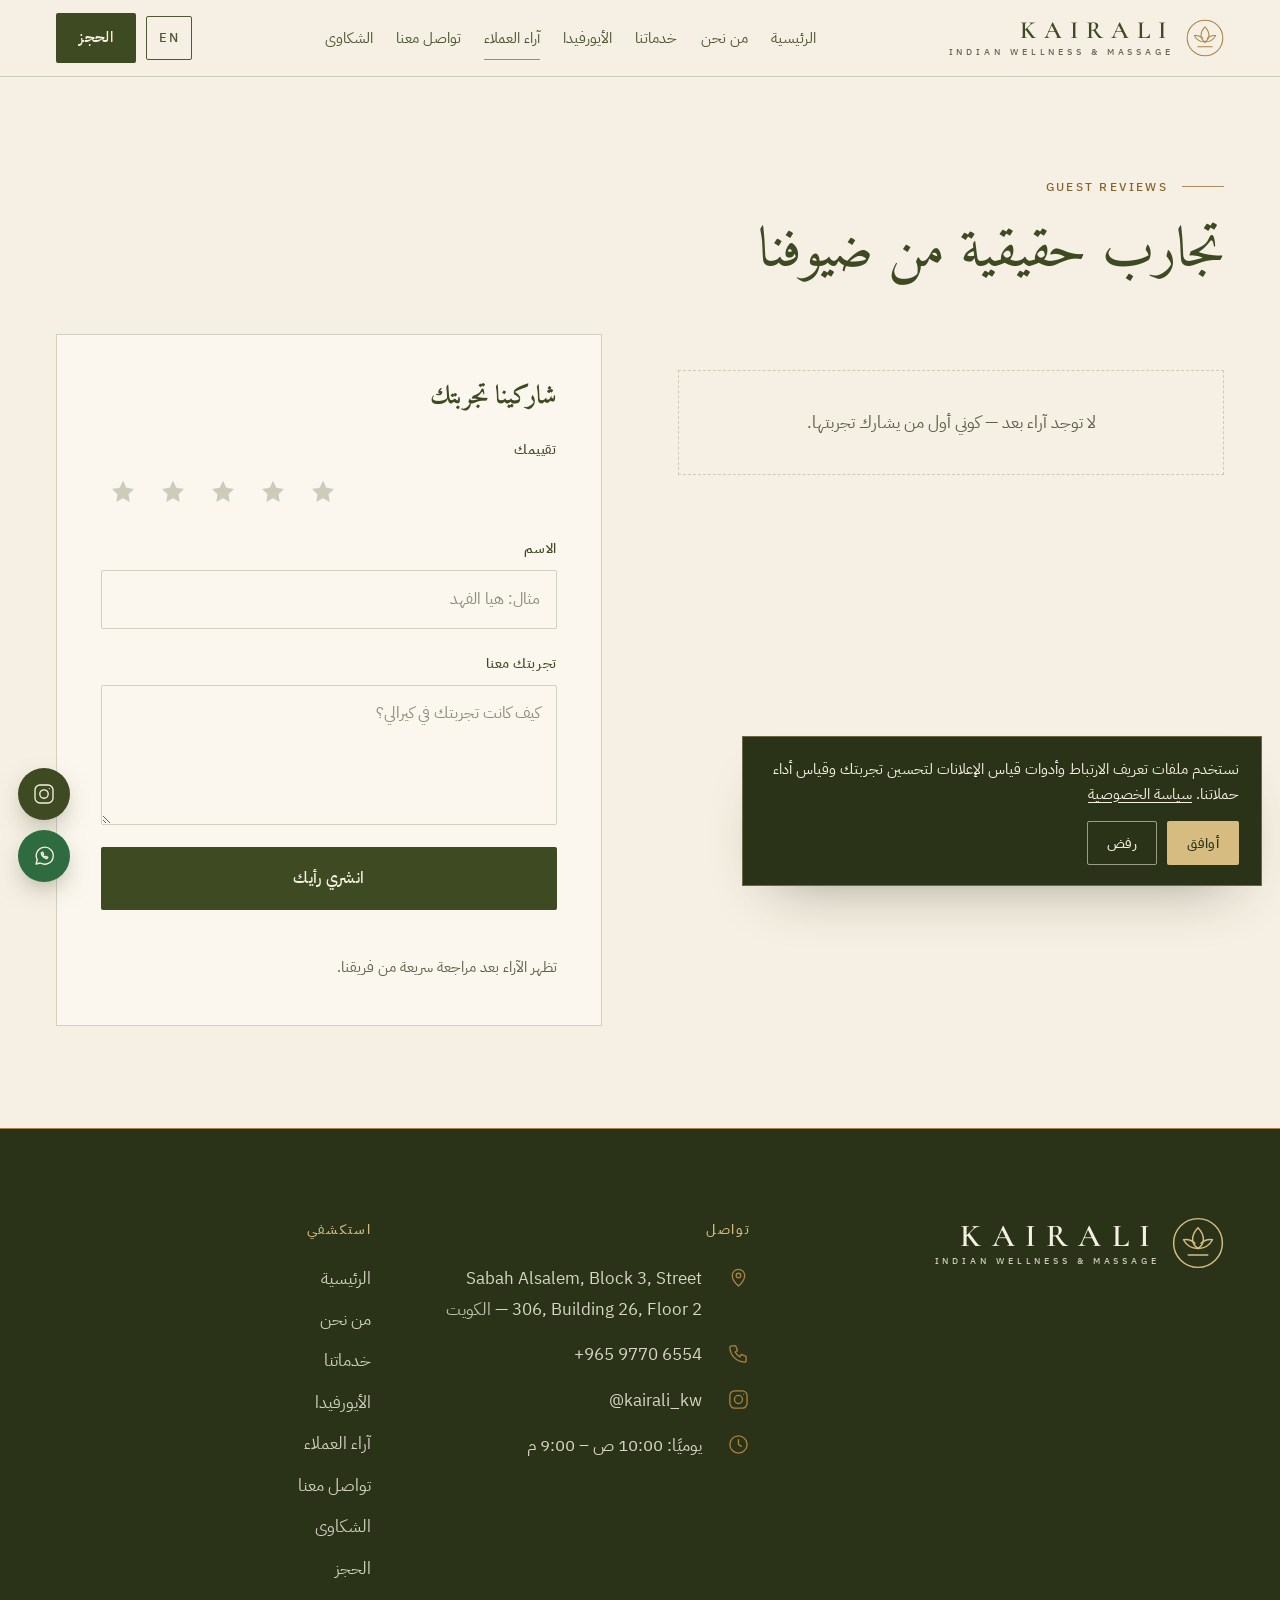
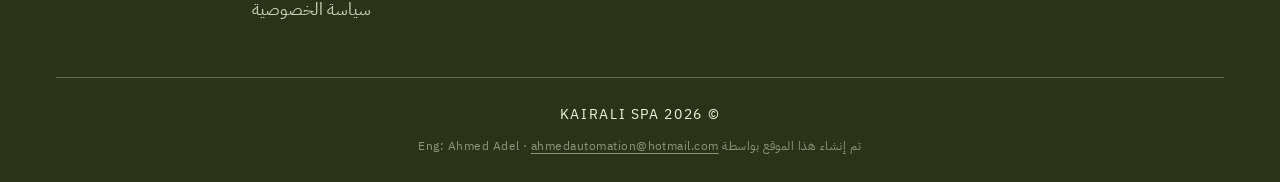
<file: reviews/index.html>
<!doctype html>
<html lang="ar" dir="rtl" data-title-en="Guest Reviews | Kairali Spa">
<head>
<meta charset="utf-8">
<meta name="viewport" content="width=device-width, initial-scale=1">
<title>آراء العملاء | كيرالي سبا</title>
<meta name="description" content="اقرئي تجارب ضيوف كيرالي سبا الحقيقية وشاركينا رأيك." data-en-content="Read real Kairali Spa guest reviews and share your own.">

<link rel="canonical" href="https://kairali-website.vercel.app/reviews/">
<meta property="og:type" content="website"><meta property="og:site_name" content="Kairali Spa">
<meta property="og:title" content="آراء العملاء | كيرالي سبا"><meta property="og:description" content="اقرئي تجارب ضيوف كيرالي سبا الحقيقية وشاركينا رأيك.">
<meta property="og:url" content="https://kairali-website.vercel.app/reviews/"><meta property="og:image" content="https://kairali-website.vercel.app/assets/img/og-image.jpg"><meta property="og:locale" content="ar_KW"><meta property="og:locale:alternate" content="en_US">
<meta name="twitter:card" content="summary_large_image">
<meta name="theme-color" content="#2A3318">
<link rel="icon" href="/favicon.svg" type="image/svg+xml">
<link rel="preconnect" href="https://fonts.googleapis.com"><link rel="preconnect" href="https://fonts.gstatic.com" crossorigin>
<link rel="stylesheet" href="https://fonts.googleapis.com/css2?family=Amiri:wght@400;700&family=Cormorant+Garamond:ital,wght@0,400;0,500;0,600;1,400&family=IBM+Plex+Sans+Arabic:wght@300;400;500&display=swap">
<link rel="stylesheet" href="/assets/css/style.css">

</head>
<body data-page="reviews" class="page-inner">
<svg width="0" height="0" style="position:absolute" aria-hidden="true" focusable="false"><defs>
<symbol id="i-logo" viewBox="0 0 48 48"><circle cx="24" cy="24" r="22.5"/><path d="M24 10c3.4 3.6 5 7 5 10.5S27 27 24 29c-3-2-5-5-5-8.5S20.6 13.6 24 10Z"/><path d="M24 29c-5.2 0-10.6-2.6-13.4-8 4-.7 7.8.6 10.6 3.3"/><path d="M24 29c5.2 0 10.6-2.6 13.4-8-4-.7-7.8.6-10.6 3.3"/><path d="M15 35h18"/></symbol>
<symbol id="i-drop" viewBox="0 0 24 24"><path d="M12 3c3.5 4.6 6 7.6 6 11a6 6 0 0 1-12 0c0-3.4 2.5-6.4 6-11Z"/><path d="M9.2 14.4a3 3 0 0 0 2.4 2.6"/></symbol>
<symbol id="i-leaf" viewBox="0 0 24 24"><path d="M5 19c0-8 5-14 14-14 0 9-5 14-14 14Z"/><path d="M5 19c3-4 6-7 10-9"/></symbol>
<symbol id="i-lamp" viewBox="0 0 24 24"><path d="M12 2.5c1.3 1.7 2 2.8 2 4a2 2 0 0 1-4 0c0-1.2.7-2.3 2-4Z"/><path d="M3.5 12h17c0 3.4-3.8 6-8.5 6s-8.5-2.6-8.5-6Z"/><path d="M9 21.5h6M12 18v3.5"/></symbol>
<symbol id="i-door" viewBox="0 0 24 24"><path d="M6 21V9.5a6 6 0 0 1 12 0V21"/><path d="M3.5 21h17"/><path d="M14.8 13.5v2"/></symbol>
<symbol id="i-clock" viewBox="0 0 24 24"><circle cx="12" cy="12" r="9"/><path d="M12 7v5l3 2"/></symbol>
<symbol id="i-pin" viewBox="0 0 24 24"><path d="M12 21s-6.5-5.6-6.5-11a6.5 6.5 0 0 1 13 0c0 5.4-6.5 11-6.5 11Z"/><circle cx="12" cy="10" r="2.4"/></symbol>
<symbol id="i-phone" viewBox="0 0 24 24"><path d="M5 4h4l2 5-2.5 1.5a11 11 0 0 0 5 5L15 13l5 2v4a2 2 0 0 1-2 2A16 16 0 0 1 3 6a2 2 0 0 1 2-2Z"/></symbol>
<symbol id="i-insta" viewBox="0 0 24 24"><rect x="3" y="3" width="18" height="18" rx="5"/><circle cx="12" cy="12" r="4.2"/><path d="M17.4 6.6v.01"/></symbol>
<symbol id="i-wa" viewBox="0 0 24 24"><path d="M4 20l1.3-4.2A8.5 8.5 0 1 1 8.4 19L4 20Z"/><path d="M9.2 8.8c.2 2.4 2.5 5 5.4 5.9l1.2-1.4-1.9-1-.9.8c-.9-.3-1.9-1.2-2.2-2.2l.8-.9-1-1.9-1.4 1.1Z"/></symbol>
<symbol id="i-arrow" viewBox="0 0 24 24"><path d="M19 12H5M11 6l-6 6 6 6"/></symbol>
<symbol id="i-plus" viewBox="0 0 24 24"><path d="M12 5v14M5 12h14"/></symbol>
<symbol id="i-check" viewBox="0 0 24 24"><path d="M5 12.5l4.5 4.5L19 7.5"/></symbol>
<symbol id="i-close" viewBox="0 0 24 24"><path d="M6 6l12 12M18 6L6 18"/></symbol>
<symbol id="i-quote" viewBox="0 0 48 48"><path d="M20 12c-6 3-10 8-10 16v8h12V24h-6c0-4 2-7 6-9l-2-3ZM42 12c-6 3-10 8-10 16v8h12V24h-6c0-4 2-7 6-9l-2-3Z"/></symbol>
<symbol id="i-wind" viewBox="0 0 24 24"><path d="M3 9h11a3 3 0 1 0-3-3"/><path d="M3 14h15a3 3 0 1 1-3 3"/><path d="M3 19h6"/></symbol>
<symbol id="i-flame" viewBox="0 0 24 24"><path d="M12 3c1 3.5 5 5.5 5 10a5 5 0 0 1-10 0c0-2 1-3.2 2-4.2.3 1.4 1 2.2 2 2.2-.2-3.2-.5-5.2 1-8Z"/></symbol>
<symbol id="i-mountain" viewBox="0 0 24 24"><path d="M2.5 19.5l6-10 4 6 3-4 6 8h-19Z"/></symbol>
<symbol id="i-star" viewBox="0 0 24 24"><path d="M12 3l2.7 5.6 6.1.9-4.4 4.3 1 6.1L12 17l-5.4 2.9 1-6.1L3.2 9.5l6.1-.9L12 3Z"/></symbol>
</defs></svg>
<a class="skip" href="#main" data-en="Skip to content">تخطي إلى المحتوى</a>
<header class="nav"><div class="wrap nav__in">
  <a class="brand" href="/" aria-label="Kairali Spa"><svg class="ic " aria-hidden="true"><use href="#i-logo"/></svg><span class="brand__txt"><span class="brand__name">KAIRALI</span><span class="brand__sub">Indian Wellness &amp; Massage</span></span></a>
  <nav class="nav__links" aria-label="القائمة الرئيسية" data-en-aria-label="Main navigation"><a href="/" data-en="Home">الرئيسية</a><a href="/about/" data-en="About Us">من نحن</a><a href="/services/" data-en="Services">خدماتنا</a><a href="/ayurveda/" data-en="Ayurveda">الأيورفيدا</a><a href="/reviews/" data-en="Reviews">آراء العملاء</a><a href="/contact/" data-en="Contact">تواصل معنا</a><a href="/complaints/" data-en="Complaints">الشكاوى</a></nav>
  <div class="nav__side">
    <button class="lang-btn" type="button">EN</button>
    <a class="btn nav__cta" href="/book/" data-en="Book">الحجز</a>
    <button class="burger" type="button" aria-label="فتح القائمة" data-en-aria-label="Open menu" aria-expanded="false"><span></span></button>
  </div>
</div></header>
<div class="drawer" role="dialog" aria-modal="true" aria-label="القائمة" data-en-aria-label="Menu">
  <div class="drawer__top"><a class="brand" href="/" aria-label="Kairali Spa"><svg class="ic " aria-hidden="true"><use href="#i-logo"/></svg><span class="brand__txt"><span class="brand__name">KAIRALI</span></span></a><button class="drawer__close btn btn--line-lt" type="button" style="min-height:44px;padding:.4rem 1rem" aria-label="إغلاق" data-en-aria-label="Close"><svg class="ic " aria-hidden="true"><use href="#i-close"/></svg></button></div>
  <nav class="drawer__links"><a href="/"><span data-en="Home">الرئيسية</span><svg class="ic flip" aria-hidden="true"><use href="#i-arrow"/></svg></a><a href="/about/"><span data-en="About Us">من نحن</span><svg class="ic flip" aria-hidden="true"><use href="#i-arrow"/></svg></a><a href="/services/"><span data-en="Services">خدماتنا</span><svg class="ic flip" aria-hidden="true"><use href="#i-arrow"/></svg></a><a href="/ayurveda/"><span data-en="Ayurveda">الأيورفيدا</span><svg class="ic flip" aria-hidden="true"><use href="#i-arrow"/></svg></a><a href="/reviews/"><span data-en="Reviews">آراء العملاء</span><svg class="ic flip" aria-hidden="true"><use href="#i-arrow"/></svg></a><a href="/contact/"><span data-en="Contact">تواصل معنا</span><svg class="ic flip" aria-hidden="true"><use href="#i-arrow"/></svg></a><a href="/complaints/"><span data-en="Complaints">الشكاوى</span><svg class="ic flip" aria-hidden="true"><use href="#i-arrow"/></svg></a><a href="/book/"><span data-en="Book">الحجز</span><svg class="ic flip" aria-hidden="true"><use href="#i-arrow"/></svg></a></nav>
  <div class="drawer__foot"><button class="lang-btn btn btn--line-lt" type="button">EN</button><a class="btn btn--gold" href="https://wa.me/96597706554?text=%D9%85%D8%B1%D8%AD%D8%A8%D9%8B%D8%A7%D8%8C%20%D8%A3%D9%88%D8%AF%D9%91%20%D8%A7%D9%84%D8%A7%D8%B3%D8%AA%D9%81%D8%B3%D8%A7%D8%B1%20%D8%B9%D9%86%20%D8%AC%D9%84%D8%B3%D8%A7%D8%AA%20%D9%83%D9%8A%D8%B1%D8%A7%D9%84%D9%8A%20%D8%B3%D8%A8%D8%A7" rel="noopener"><svg class="ic " aria-hidden="true"><use href="#i-wa"/></svg> WhatsApp</a></div>
</div>
<main id="main">

<section class="wrap page-head"><p class="eyebrow">Guest Reviews</p><h1 class="h1 reveal" data-en="Real Experiences From Our Guests">تجارب حقيقية من ضيوفنا</h1></section>
<section class="wrap" style="padding-bottom:clamp(56px,8vw,110px)">
  <div class="split" style="align-items:start">
    <div>
      <div class="rating-sum" id="revSum"></div>
      <div id="revList" style="display:grid;gap:18px" aria-live="polite"></div>
    </div>
    <form class="card form reveal" id="reviewForm" novalidate>
      <h2 class="h3" data-en="Share Your Experience">شاركينا تجربتك</h2>
      <div class="field"><span class="label" data-en="Your rating">تقييمك</span><div class="star-picker" id="starPicker" role="group" aria-label="التقييم" data-en-aria-label="Rating"></div></div>
      <div class="field"><label for="reviewName" data-en="Your Name">الاسم</label><input class="input" id="reviewName" type="text" autocomplete="name" maxlength="80" placeholder="مثال: هيا الفهد" data-en-placeholder="e.g. Sarah Ahmed"></div>
      <div class="field"><label for="reviewText" data-en="Your Experience With Us">تجربتك معنا</label><textarea class="textarea" id="reviewText" maxlength="1000" placeholder="كيف كانت تجربتك في كيرالي؟" data-en-placeholder="How was your experience at Kairali?"></textarea></div>
      <input class="hp" id="hpField" type="text" name="website" tabindex="-1" autocomplete="off" aria-hidden="true">
      <button class="btn btn--solid" type="submit" data-en="Post Review">انشري رأيك</button>
      <p class="note" id="reviewMsg" role="status"></p>
      <p class="note" data-en="Reviews appear after a quick check by our team.">تظهر الآراء بعد مراجعة سريعة من فريقنا.</p>
    </form>
  </div>
</section>
</main>
<footer class="footer"><div class="wrap">
  <div class="footer__grid">
    <div><a class="brand" href="/" aria-label="Kairali Spa"><svg class="ic " aria-hidden="true"><use href="#i-logo"/></svg><span class="brand__txt"><span class="brand__name">KAIRALI</span><span class="brand__sub">Indian Wellness &amp; Massage</span></span></a></div>
    <div><h4 data-en="Contact">تواصل</h4>
      <ul class="info-list">
        <li><svg class="ic " aria-hidden="true"><use href="#i-pin"/></svg><span>Sabah Alsalem, Block 3, Street 306, Building 26, Floor 2 — <span data-en="Kuwait">الكويت</span></span></li>
        <li><svg class="ic " aria-hidden="true"><use href="#i-phone"/></svg><a href="tel:+96597706554" dir="ltr">+965 9770 6554</a></li>
        <li><svg class="ic " aria-hidden="true"><use href="#i-insta"/></svg><a href="https://instagram.com/kairali_kw" rel="noopener" dir="ltr">@kairali_kw</a></li>
        <li><svg class="ic " aria-hidden="true"><use href="#i-clock"/></svg><span data-en="Daily: 10:00 AM – 9:00 PM">يوميًا: 10:00 ص – 9:00 م</span></li>
      </ul></div>
    <nav aria-label="روابط التذييل" data-en-aria-label="Footer links"><h4 data-en="Explore">استكشفي</h4><ul><li><a href="/" data-en="Home">الرئيسية</a></li><li><a href="/about/" data-en="About Us">من نحن</a></li><li><a href="/services/" data-en="Services">خدماتنا</a></li><li><a href="/ayurveda/" data-en="Ayurveda">الأيورفيدا</a></li><li><a href="/reviews/" data-en="Reviews">آراء العملاء</a></li><li><a href="/contact/" data-en="Contact">تواصل معنا</a></li><li><a href="/complaints/" data-en="Complaints">الشكاوى</a></li><li><a href="/book/" data-en="Book">الحجز</a></li><li><a href="/privacy/" data-en="Privacy Policy">سياسة الخصوصية</a></li></ul></nav>
  </div>
  <div class="footer__bottom">© KAIRALI SPA 2026
    <span class="footer__credit"><span data-en="This website was created by">تم إنشاء هذا الموقع بواسطة</span> Eng: Ahmed Adel · <a href="mailto:ahmedautomation@hotmail.com">ahmedautomation@hotmail.com</a></span>
  </div>
</div></footer>
<div class="floats"><a class="float" href="https://instagram.com/kairali_kw" rel="noopener" aria-label="انستجرام" data-en-aria-label="Instagram"><svg class="ic " aria-hidden="true"><use href="#i-insta"/></svg></a><a class="float float--wa" href="https://wa.me/96597706554?text=%D9%85%D8%B1%D8%AD%D8%A8%D9%8B%D8%A7%D8%8C%20%D8%A3%D9%88%D8%AF%D9%91%20%D8%A7%D9%84%D8%A7%D8%B3%D8%AA%D9%81%D8%B3%D8%A7%D8%B1%20%D8%B9%D9%86%20%D8%AC%D9%84%D8%B3%D8%A7%D8%AA%20%D9%83%D9%8A%D8%B1%D8%A7%D9%84%D9%8A%20%D8%B3%D8%A8%D8%A7" rel="noopener" aria-label="واتساب" data-en-aria-label="WhatsApp"><svg class="ic " aria-hidden="true"><use href="#i-wa"/></svg></a></div><div class="mbar"><a class="btn btn--solid" href="/book/" data-en="Book">الحجز</a><a class="btn btn--line sq" href="https://wa.me/96597706554?text=%D9%85%D8%B1%D8%AD%D8%A8%D9%8B%D8%A7%D8%8C%20%D8%A3%D9%88%D8%AF%D9%91%20%D8%A7%D9%84%D8%A7%D8%B3%D8%AA%D9%81%D8%B3%D8%A7%D8%B1%20%D8%B9%D9%86%20%D8%AC%D9%84%D8%B3%D8%A7%D8%AA%20%D9%83%D9%8A%D8%B1%D8%A7%D9%84%D9%8A%20%D8%B3%D8%A8%D8%A7" rel="noopener" aria-label="واتساب" data-en-aria-label="WhatsApp"><svg class="ic " aria-hidden="true"><use href="#i-wa"/></svg></a><a class="btn btn--line sq" href="https://instagram.com/kairali_kw" rel="noopener" aria-label="انستجرام" data-en-aria-label="Instagram"><svg class="ic " aria-hidden="true"><use href="#i-insta"/></svg></a></div>
<div class="consent" id="consent" hidden role="dialog" aria-label="ملفات تعريف الارتباط" data-en-aria-label="Cookies">
  <p data-en="We use cookies and ad-measurement tools to improve your experience and measure our campaigns. &lt;a href=&quot;/privacy/&quot;&gt;Privacy Policy&lt;/a&gt;">نستخدم ملفات تعريف الارتباط وأدوات قياس الإعلانات لتحسين تجربتك وقياس أداء حملاتنا. <a href="/privacy/">سياسة الخصوصية</a></p>
  <div class="consent__act"><button class="btn btn--gold" type="button" data-consent="yes" data-en="Accept">أوافق</button><button class="btn btn--line-lt" type="button" data-consent="no" data-en="Decline">رفض</button></div>
</div>
<script src="/assets/js/config.js"></script>
<script src="/assets/js/data.js"></script>
<script src="/assets/js/app.js" defer></script>
</body>
</html>
</file>
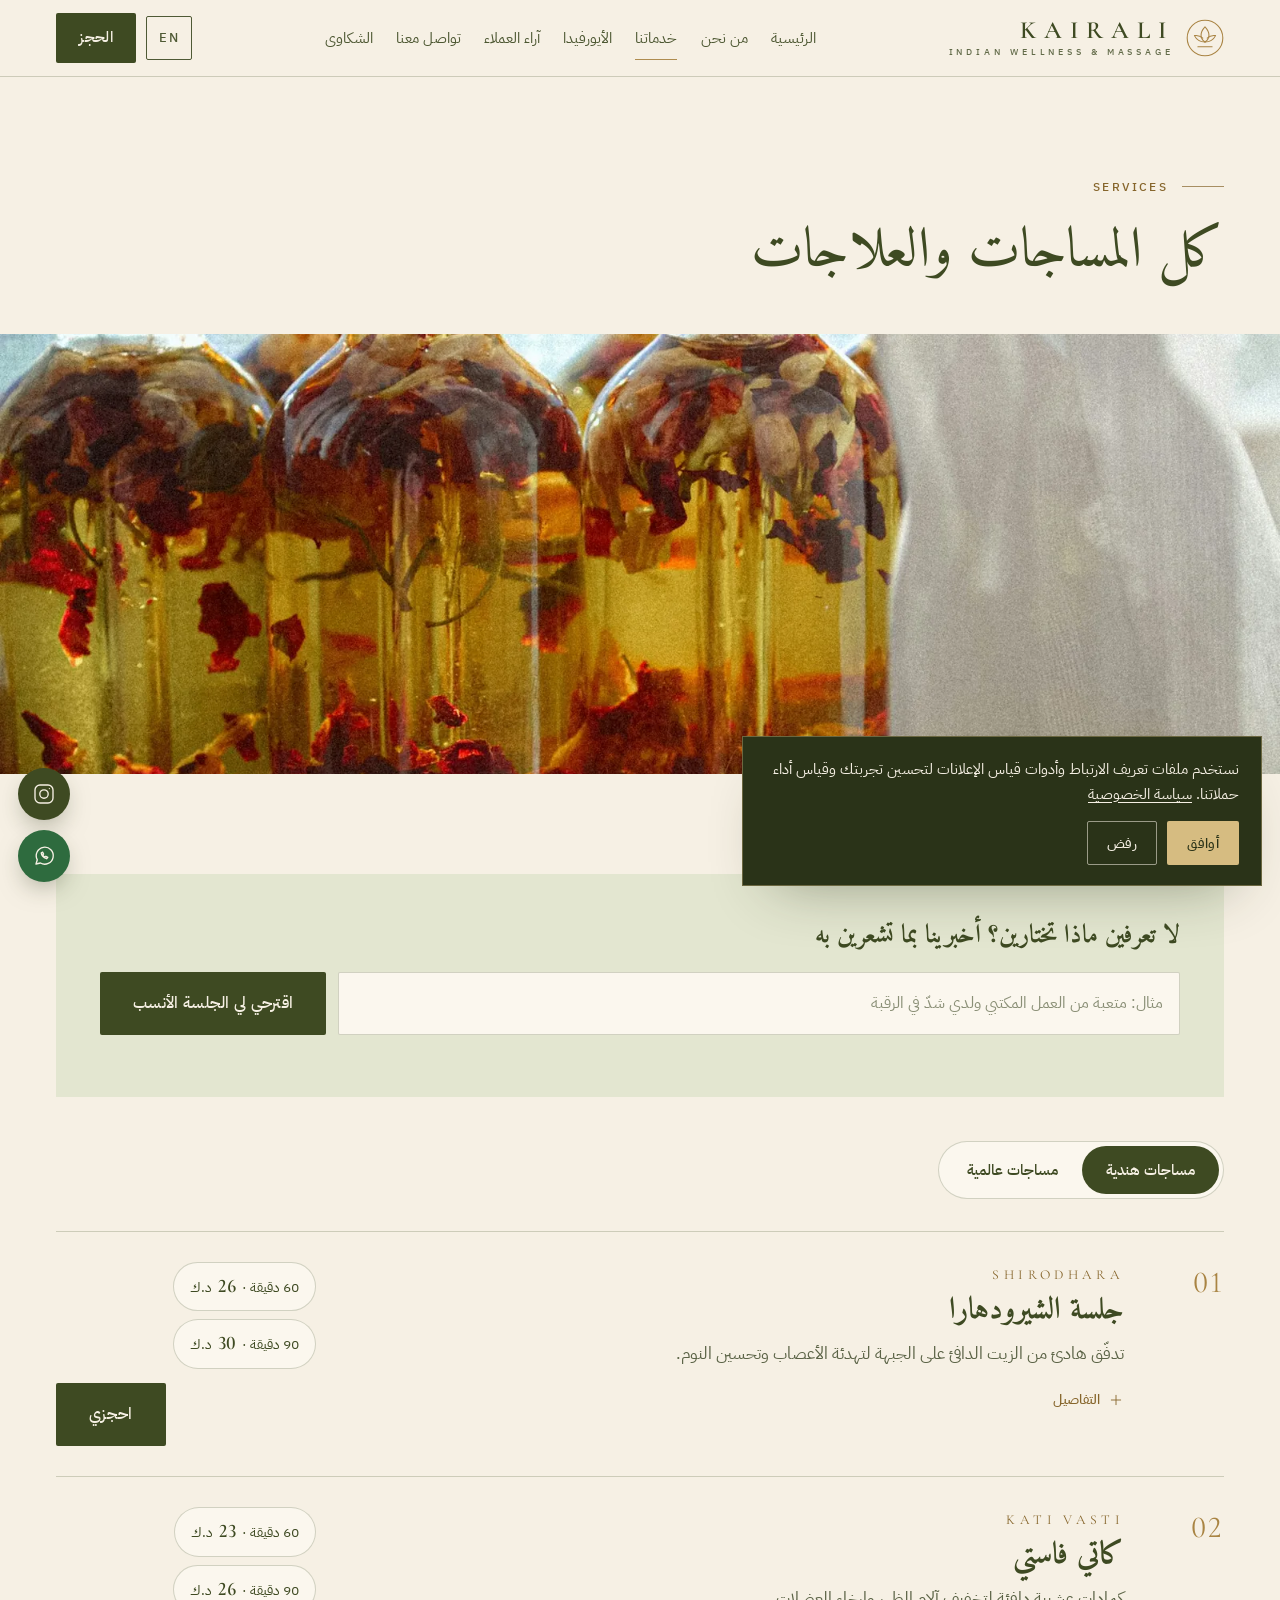
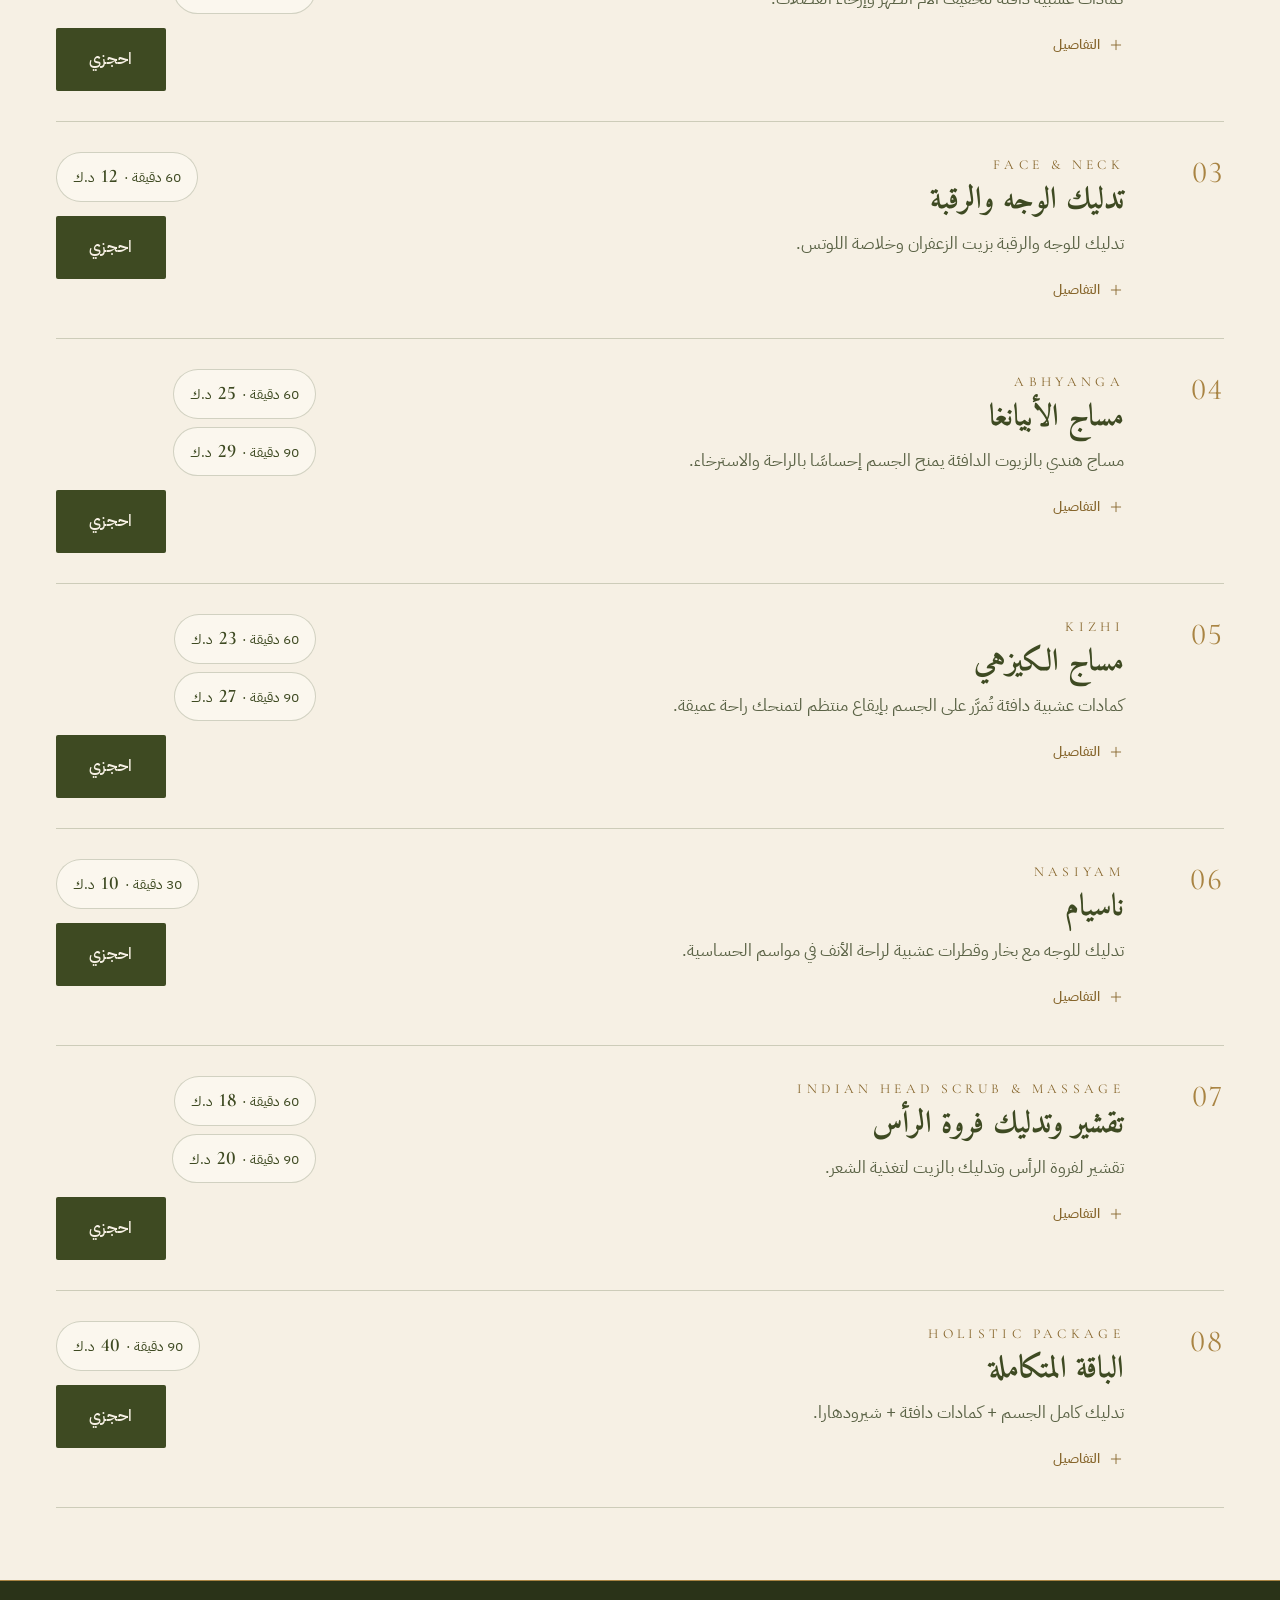
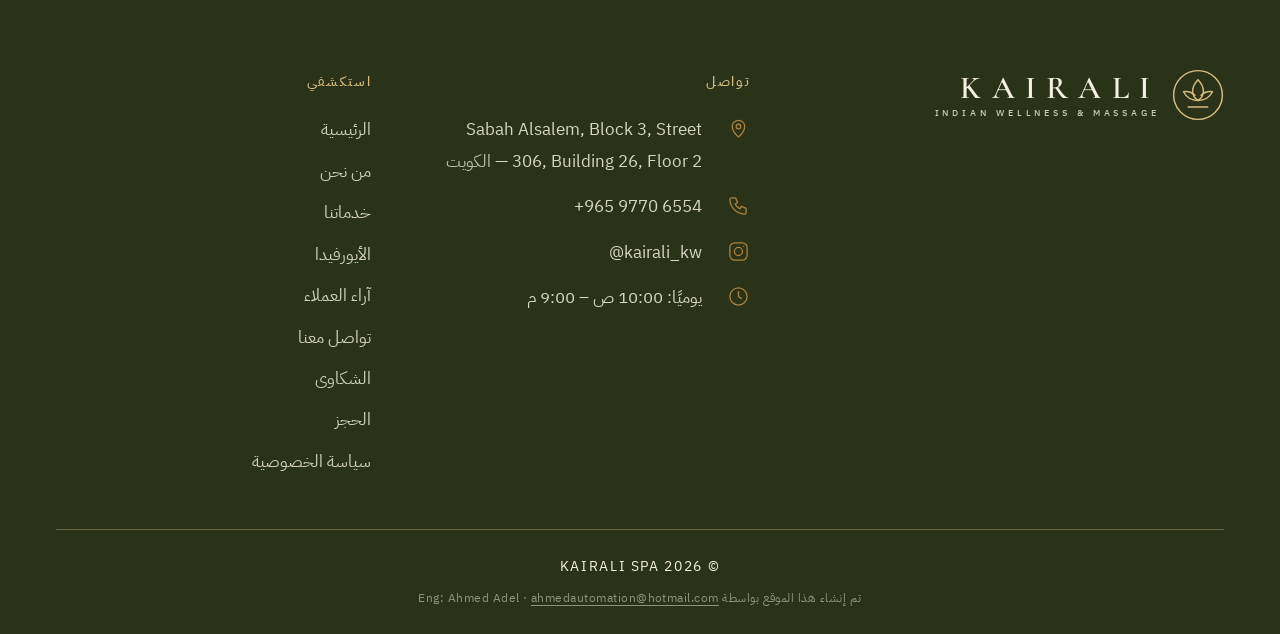
<file: services/index.html>
<!doctype html>
<html lang="ar" dir="rtl" data-title-en="Services | Kairali Spa">
<head>
<meta charset="utf-8">
<meta name="viewport" content="width=device-width, initial-scale=1">
<title>خدماتنا | كيرالي سبا</title>
<meta name="description" content="جميع مساجات كيرالي سبا وأسعارها: الأبيانغا، الشيرودهارا، الكيزهي، الأحجار الساخنة والمزيد. اختاري الجلسة الأنسب واحجزي أونلاين." data-en-content="All Kairali Spa massages and prices: Abhyanga, Shirodhara, Kizhi, hot stone and more. Find your session and book online.">

<link rel="canonical" href="https://kairali-website.vercel.app/services/">
<meta property="og:type" content="website"><meta property="og:site_name" content="Kairali Spa">
<meta property="og:title" content="خدماتنا | كيرالي سبا"><meta property="og:description" content="جميع مساجات كيرالي سبا وأسعارها: الأبيانغا، الشيرودهارا، الكيزهي، الأحجار الساخنة والمزيد. اختاري الجلسة الأنسب واحجزي أونلاين.">
<meta property="og:url" content="https://kairali-website.vercel.app/services/"><meta property="og:image" content="https://kairali-website.vercel.app/assets/img/og-image.jpg"><meta property="og:locale" content="ar_KW"><meta property="og:locale:alternate" content="en_US">
<meta name="twitter:card" content="summary_large_image">
<meta name="theme-color" content="#2A3318">
<link rel="icon" href="/favicon.svg" type="image/svg+xml">
<link rel="preconnect" href="https://fonts.googleapis.com"><link rel="preconnect" href="https://fonts.gstatic.com" crossorigin>
<link rel="stylesheet" href="https://fonts.googleapis.com/css2?family=Amiri:wght@400;700&family=Cormorant+Garamond:ital,wght@0,400;0,500;0,600;1,400&family=IBM+Plex+Sans+Arabic:wght@300;400;500&display=swap">
<link rel="stylesheet" href="/assets/css/style.css">

</head>
<body data-page="services" class="page-inner">
<svg width="0" height="0" style="position:absolute" aria-hidden="true" focusable="false"><defs>
<symbol id="i-logo" viewBox="0 0 48 48"><circle cx="24" cy="24" r="22.5"/><path d="M24 10c3.4 3.6 5 7 5 10.5S27 27 24 29c-3-2-5-5-5-8.5S20.6 13.6 24 10Z"/><path d="M24 29c-5.2 0-10.6-2.6-13.4-8 4-.7 7.8.6 10.6 3.3"/><path d="M24 29c5.2 0 10.6-2.6 13.4-8-4-.7-7.8.6-10.6 3.3"/><path d="M15 35h18"/></symbol>
<symbol id="i-drop" viewBox="0 0 24 24"><path d="M12 3c3.5 4.6 6 7.6 6 11a6 6 0 0 1-12 0c0-3.4 2.5-6.4 6-11Z"/><path d="M9.2 14.4a3 3 0 0 0 2.4 2.6"/></symbol>
<symbol id="i-leaf" viewBox="0 0 24 24"><path d="M5 19c0-8 5-14 14-14 0 9-5 14-14 14Z"/><path d="M5 19c3-4 6-7 10-9"/></symbol>
<symbol id="i-lamp" viewBox="0 0 24 24"><path d="M12 2.5c1.3 1.7 2 2.8 2 4a2 2 0 0 1-4 0c0-1.2.7-2.3 2-4Z"/><path d="M3.5 12h17c0 3.4-3.8 6-8.5 6s-8.5-2.6-8.5-6Z"/><path d="M9 21.5h6M12 18v3.5"/></symbol>
<symbol id="i-door" viewBox="0 0 24 24"><path d="M6 21V9.5a6 6 0 0 1 12 0V21"/><path d="M3.5 21h17"/><path d="M14.8 13.5v2"/></symbol>
<symbol id="i-clock" viewBox="0 0 24 24"><circle cx="12" cy="12" r="9"/><path d="M12 7v5l3 2"/></symbol>
<symbol id="i-pin" viewBox="0 0 24 24"><path d="M12 21s-6.5-5.6-6.5-11a6.5 6.5 0 0 1 13 0c0 5.4-6.5 11-6.5 11Z"/><circle cx="12" cy="10" r="2.4"/></symbol>
<symbol id="i-phone" viewBox="0 0 24 24"><path d="M5 4h4l2 5-2.5 1.5a11 11 0 0 0 5 5L15 13l5 2v4a2 2 0 0 1-2 2A16 16 0 0 1 3 6a2 2 0 0 1 2-2Z"/></symbol>
<symbol id="i-insta" viewBox="0 0 24 24"><rect x="3" y="3" width="18" height="18" rx="5"/><circle cx="12" cy="12" r="4.2"/><path d="M17.4 6.6v.01"/></symbol>
<symbol id="i-wa" viewBox="0 0 24 24"><path d="M4 20l1.3-4.2A8.5 8.5 0 1 1 8.4 19L4 20Z"/><path d="M9.2 8.8c.2 2.4 2.5 5 5.4 5.9l1.2-1.4-1.9-1-.9.8c-.9-.3-1.9-1.2-2.2-2.2l.8-.9-1-1.9-1.4 1.1Z"/></symbol>
<symbol id="i-arrow" viewBox="0 0 24 24"><path d="M19 12H5M11 6l-6 6 6 6"/></symbol>
<symbol id="i-plus" viewBox="0 0 24 24"><path d="M12 5v14M5 12h14"/></symbol>
<symbol id="i-check" viewBox="0 0 24 24"><path d="M5 12.5l4.5 4.5L19 7.5"/></symbol>
<symbol id="i-close" viewBox="0 0 24 24"><path d="M6 6l12 12M18 6L6 18"/></symbol>
<symbol id="i-quote" viewBox="0 0 48 48"><path d="M20 12c-6 3-10 8-10 16v8h12V24h-6c0-4 2-7 6-9l-2-3ZM42 12c-6 3-10 8-10 16v8h12V24h-6c0-4 2-7 6-9l-2-3Z"/></symbol>
<symbol id="i-wind" viewBox="0 0 24 24"><path d="M3 9h11a3 3 0 1 0-3-3"/><path d="M3 14h15a3 3 0 1 1-3 3"/><path d="M3 19h6"/></symbol>
<symbol id="i-flame" viewBox="0 0 24 24"><path d="M12 3c1 3.5 5 5.5 5 10a5 5 0 0 1-10 0c0-2 1-3.2 2-4.2.3 1.4 1 2.2 2 2.2-.2-3.2-.5-5.2 1-8Z"/></symbol>
<symbol id="i-mountain" viewBox="0 0 24 24"><path d="M2.5 19.5l6-10 4 6 3-4 6 8h-19Z"/></symbol>
<symbol id="i-star" viewBox="0 0 24 24"><path d="M12 3l2.7 5.6 6.1.9-4.4 4.3 1 6.1L12 17l-5.4 2.9 1-6.1L3.2 9.5l6.1-.9L12 3Z"/></symbol>
</defs></svg>
<a class="skip" href="#main" data-en="Skip to content">تخطي إلى المحتوى</a>
<header class="nav"><div class="wrap nav__in">
  <a class="brand" href="/" aria-label="Kairali Spa"><svg class="ic " aria-hidden="true"><use href="#i-logo"/></svg><span class="brand__txt"><span class="brand__name">KAIRALI</span><span class="brand__sub">Indian Wellness &amp; Massage</span></span></a>
  <nav class="nav__links" aria-label="القائمة الرئيسية" data-en-aria-label="Main navigation"><a href="/" data-en="Home">الرئيسية</a><a href="/about/" data-en="About Us">من نحن</a><a href="/services/" data-en="Services">خدماتنا</a><a href="/ayurveda/" data-en="Ayurveda">الأيورفيدا</a><a href="/reviews/" data-en="Reviews">آراء العملاء</a><a href="/contact/" data-en="Contact">تواصل معنا</a><a href="/complaints/" data-en="Complaints">الشكاوى</a></nav>
  <div class="nav__side">
    <button class="lang-btn" type="button">EN</button>
    <a class="btn nav__cta" href="/book/" data-en="Book">الحجز</a>
    <button class="burger" type="button" aria-label="فتح القائمة" data-en-aria-label="Open menu" aria-expanded="false"><span></span></button>
  </div>
</div></header>
<div class="drawer" role="dialog" aria-modal="true" aria-label="القائمة" data-en-aria-label="Menu">
  <div class="drawer__top"><a class="brand" href="/" aria-label="Kairali Spa"><svg class="ic " aria-hidden="true"><use href="#i-logo"/></svg><span class="brand__txt"><span class="brand__name">KAIRALI</span></span></a><button class="drawer__close btn btn--line-lt" type="button" style="min-height:44px;padding:.4rem 1rem" aria-label="إغلاق" data-en-aria-label="Close"><svg class="ic " aria-hidden="true"><use href="#i-close"/></svg></button></div>
  <nav class="drawer__links"><a href="/"><span data-en="Home">الرئيسية</span><svg class="ic flip" aria-hidden="true"><use href="#i-arrow"/></svg></a><a href="/about/"><span data-en="About Us">من نحن</span><svg class="ic flip" aria-hidden="true"><use href="#i-arrow"/></svg></a><a href="/services/"><span data-en="Services">خدماتنا</span><svg class="ic flip" aria-hidden="true"><use href="#i-arrow"/></svg></a><a href="/ayurveda/"><span data-en="Ayurveda">الأيورفيدا</span><svg class="ic flip" aria-hidden="true"><use href="#i-arrow"/></svg></a><a href="/reviews/"><span data-en="Reviews">آراء العملاء</span><svg class="ic flip" aria-hidden="true"><use href="#i-arrow"/></svg></a><a href="/contact/"><span data-en="Contact">تواصل معنا</span><svg class="ic flip" aria-hidden="true"><use href="#i-arrow"/></svg></a><a href="/complaints/"><span data-en="Complaints">الشكاوى</span><svg class="ic flip" aria-hidden="true"><use href="#i-arrow"/></svg></a><a href="/book/"><span data-en="Book">الحجز</span><svg class="ic flip" aria-hidden="true"><use href="#i-arrow"/></svg></a></nav>
  <div class="drawer__foot"><button class="lang-btn btn btn--line-lt" type="button">EN</button><a class="btn btn--gold" href="https://wa.me/96597706554?text=%D9%85%D8%B1%D8%AD%D8%A8%D9%8B%D8%A7%D8%8C%20%D8%A3%D9%88%D8%AF%D9%91%20%D8%A7%D9%84%D8%A7%D8%B3%D8%AA%D9%81%D8%B3%D8%A7%D8%B1%20%D8%B9%D9%86%20%D8%AC%D9%84%D8%B3%D8%A7%D8%AA%20%D9%83%D9%8A%D8%B1%D8%A7%D9%84%D9%8A%20%D8%B3%D8%A8%D8%A7" rel="noopener"><svg class="ic " aria-hidden="true"><use href="#i-wa"/></svg> WhatsApp</a></div>
</div>
<main id="main">

<section class="wrap page-head"><p class="eyebrow">Services</p><h1 class="h1 reveal" data-en="All Massages &amp; Treatments">كل المساجات والعلاجات</h1></section>
<div class="page-banner reveal"><img src="/assets/img/st-oils.webp" alt="زجاجات زيوت عطرية بتلات ورد" data-en-alt="Aromatic oil bottles with flower petals" style="object-position:50% 55%"></div>
<section class="wrap sec--tight" style="padding-block:clamp(40px,6vw,72px)">
  <div class="recommender reveal">
    <h2 class="h3" data-en="Not sure what to choose? Tell us how you feel">لا تعرفين ماذا تختارين؟ أخبرينا بما تشعرين به</h2>
    <div class="recommender__row">
      <input id="symptomInput" class="input" type="text" placeholder="مثال: متعبة من العمل المكتبي ولدي شدّ في الرقبة" data-en-placeholder="e.g. tired from office work and my neck is tense" aria-label="صفي ما تشعرين به" data-en-aria-label="Describe how you feel">
      <button id="recBtn" class="btn btn--solid" type="button" data-en="Recommend my session">اقترحي لي الجلسة الأنسب</button>
    </div>
    <div id="recOut" aria-live="polite"></div>
  </div>
  <div style="margin-top:44px">
    <div class="tabs" id="svcTabs" role="tablist">
      <button type="button" role="tab" data-cat="indian" aria-selected="true" data-en="Indian Massages">مساجات هندية</button>
      <button type="button" role="tab" data-cat="other" aria-selected="false" data-en="International Massages">مساجات عالمية</button>
    </div>
    <div class="svc-list" id="svcList"></div>
  </div>
</section>
</main>
<footer class="footer"><div class="wrap">
  <div class="footer__grid">
    <div><a class="brand" href="/" aria-label="Kairali Spa"><svg class="ic " aria-hidden="true"><use href="#i-logo"/></svg><span class="brand__txt"><span class="brand__name">KAIRALI</span><span class="brand__sub">Indian Wellness &amp; Massage</span></span></a></div>
    <div><h4 data-en="Contact">تواصل</h4>
      <ul class="info-list">
        <li><svg class="ic " aria-hidden="true"><use href="#i-pin"/></svg><span>Sabah Alsalem, Block 3, Street 306, Building 26, Floor 2 — <span data-en="Kuwait">الكويت</span></span></li>
        <li><svg class="ic " aria-hidden="true"><use href="#i-phone"/></svg><a href="tel:+96597706554" dir="ltr">+965 9770 6554</a></li>
        <li><svg class="ic " aria-hidden="true"><use href="#i-insta"/></svg><a href="https://instagram.com/kairali_kw" rel="noopener" dir="ltr">@kairali_kw</a></li>
        <li><svg class="ic " aria-hidden="true"><use href="#i-clock"/></svg><span data-en="Daily: 10:00 AM – 9:00 PM">يوميًا: 10:00 ص – 9:00 م</span></li>
      </ul></div>
    <nav aria-label="روابط التذييل" data-en-aria-label="Footer links"><h4 data-en="Explore">استكشفي</h4><ul><li><a href="/" data-en="Home">الرئيسية</a></li><li><a href="/about/" data-en="About Us">من نحن</a></li><li><a href="/services/" data-en="Services">خدماتنا</a></li><li><a href="/ayurveda/" data-en="Ayurveda">الأيورفيدا</a></li><li><a href="/reviews/" data-en="Reviews">آراء العملاء</a></li><li><a href="/contact/" data-en="Contact">تواصل معنا</a></li><li><a href="/complaints/" data-en="Complaints">الشكاوى</a></li><li><a href="/book/" data-en="Book">الحجز</a></li><li><a href="/privacy/" data-en="Privacy Policy">سياسة الخصوصية</a></li></ul></nav>
  </div>
  <div class="footer__bottom">© KAIRALI SPA 2026
    <span class="footer__credit"><span data-en="This website was created by">تم إنشاء هذا الموقع بواسطة</span> Eng: Ahmed Adel · <a href="mailto:ahmedautomation@hotmail.com">ahmedautomation@hotmail.com</a></span>
  </div>
</div></footer>
<div class="floats"><a class="float" href="https://instagram.com/kairali_kw" rel="noopener" aria-label="انستجرام" data-en-aria-label="Instagram"><svg class="ic " aria-hidden="true"><use href="#i-insta"/></svg></a><a class="float float--wa" href="https://wa.me/96597706554?text=%D9%85%D8%B1%D8%AD%D8%A8%D9%8B%D8%A7%D8%8C%20%D8%A3%D9%88%D8%AF%D9%91%20%D8%A7%D9%84%D8%A7%D8%B3%D8%AA%D9%81%D8%B3%D8%A7%D8%B1%20%D8%B9%D9%86%20%D8%AC%D9%84%D8%B3%D8%A7%D8%AA%20%D9%83%D9%8A%D8%B1%D8%A7%D9%84%D9%8A%20%D8%B3%D8%A8%D8%A7" rel="noopener" aria-label="واتساب" data-en-aria-label="WhatsApp"><svg class="ic " aria-hidden="true"><use href="#i-wa"/></svg></a></div><div class="mbar"><a class="btn btn--solid" href="/book/" data-en="Book">الحجز</a><a class="btn btn--line sq" href="https://wa.me/96597706554?text=%D9%85%D8%B1%D8%AD%D8%A8%D9%8B%D8%A7%D8%8C%20%D8%A3%D9%88%D8%AF%D9%91%20%D8%A7%D9%84%D8%A7%D8%B3%D8%AA%D9%81%D8%B3%D8%A7%D8%B1%20%D8%B9%D9%86%20%D8%AC%D9%84%D8%B3%D8%A7%D8%AA%20%D9%83%D9%8A%D8%B1%D8%A7%D9%84%D9%8A%20%D8%B3%D8%A8%D8%A7" rel="noopener" aria-label="واتساب" data-en-aria-label="WhatsApp"><svg class="ic " aria-hidden="true"><use href="#i-wa"/></svg></a><a class="btn btn--line sq" href="https://instagram.com/kairali_kw" rel="noopener" aria-label="انستجرام" data-en-aria-label="Instagram"><svg class="ic " aria-hidden="true"><use href="#i-insta"/></svg></a></div>
<div class="consent" id="consent" hidden role="dialog" aria-label="ملفات تعريف الارتباط" data-en-aria-label="Cookies">
  <p data-en="We use cookies and ad-measurement tools to improve your experience and measure our campaigns. &lt;a href=&quot;/privacy/&quot;&gt;Privacy Policy&lt;/a&gt;">نستخدم ملفات تعريف الارتباط وأدوات قياس الإعلانات لتحسين تجربتك وقياس أداء حملاتنا. <a href="/privacy/">سياسة الخصوصية</a></p>
  <div class="consent__act"><button class="btn btn--gold" type="button" data-consent="yes" data-en="Accept">أوافق</button><button class="btn btn--line-lt" type="button" data-consent="no" data-en="Decline">رفض</button></div>
</div>
<script src="/assets/js/config.js"></script>
<script src="/assets/js/data.js"></script>
<script src="/assets/js/app.js" defer></script>
</body>
</html>
</file>
<file: assets/css/style.css>
/* ==========================================================================
   Kairali Spa — design system
   Ivory / deep olive / matte gold. Logical properties everywhere so the
   same rules serve Arabic (RTL) and English (LTR).
   ========================================================================== */

:root {
  --ivory: #F6F0E4;
  --ivory-2: #EDE4D1;
  --paper: #FBF7EE;
  --olive: #3E4A22;
  --olive-deep: #2A3318;
  --olive-mid: #55643A;
  --olive-soft: #E3E6D0;
  --gold: #A98443;
  --bronze: #86652B;          /* small text on ivory (>= 4.5:1) */
  --gold-lt: #D6BC81;         /* gold on dark olive */
  --muted: #5B6346;
  --line: rgba(62, 74, 34, .22);
  --line-lt: rgba(214, 188, 129, .38);
  --danger: #8B3A2B;

  --f-body: 'IBM Plex Sans Arabic', 'Tajawal', system-ui, -apple-system, 'Segoe UI', sans-serif;
  --f-display: 'Amiri', 'Cormorant Garamond', Georgia, serif;
  --f-latin: 'Cormorant Garamond', 'Amiri', Georgia, serif;

  --wrap: 1240px;
  --gutter: clamp(20px, 5vw, 56px);
  --nav-h: 76px;
  --shadow: 0 28px 60px -32px rgba(42, 51, 24, .45);
  --ease: cubic-bezier(.22, .61, .36, 1);
}
html[lang="en"] { --f-display: 'Cormorant Garamond', 'Amiri', Georgia, serif; }

*, *::before, *::after { box-sizing: border-box; }
html { scroll-behavior: smooth; -webkit-text-size-adjust: 100%; }
body {
  margin: 0; background: var(--ivory); color: var(--olive);
  font-family: var(--f-body); font-weight: 400; font-size: 1.0625rem; line-height: 1.85;
  -webkit-font-smoothing: antialiased; text-rendering: optimizeLegibility; font-variant-numeric: lining-nums;
}
html[lang="en"] body { line-height: 1.7; }
img, video, svg { display: block; max-width: 100%; }
img, video { height: auto; }
a { color: inherit; text-decoration: none; }
button { font: inherit; color: inherit; cursor: pointer; background: none; border: 0; padding: 0; }
h1, h2, h3, h4, p, ul, ol, dl, dd, figure, blockquote { margin: 0; }
ul, ol { padding: 0; list-style: none; }
:focus-visible { outline: 2px solid var(--gold); outline-offset: 3px; border-radius: 2px; }
::selection { background: var(--olive); color: var(--ivory); }
.skip { position: absolute; inset-inline-start: 12px; top: -60px; background: var(--olive); color: var(--ivory); padding: 10px 16px; z-index: 200; }
.skip:focus { top: 12px; }
.sr { position: absolute; width: 1px; height: 1px; overflow: hidden; clip: rect(0 0 0 0); white-space: nowrap; }

.ic { width: 1.35em; height: 1.35em; fill: none; stroke: currentColor; stroke-width: 1.35; stroke-linecap: round; stroke-linejoin: round; flex: none; }
.ic--fill { fill: currentColor; stroke: none; }
[dir="ltr"] .flip { transform: scaleX(-1); }

.wrap { width: min(100% - 2 * var(--gutter), var(--wrap)); margin-inline: auto; }
.sec { padding-block: clamp(72px, 9vw, 128px); }
.sec--tight { padding-block: clamp(56px, 7vw, 92px); }
.sec--olive { background: var(--olive-deep); color: var(--ivory); }
.sec--sand { background: var(--ivory-2); }

/* ---------- Type ------------------------------------------------------- */
.eyebrow {
  display: inline-flex; align-items: center; gap: 14px;
  font-family: var(--f-body); font-weight: 500; font-size: .74rem; letter-spacing: .34em; text-transform: uppercase;
  color: var(--bronze);
}
.eyebrow::before { content: ""; width: 42px; height: 1px; background: currentColor; opacity: .7; }
.sec--olive .eyebrow, .hero .eyebrow, .on-dark .eyebrow { color: var(--gold-lt); }
html[lang="ar"] .eyebrow { letter-spacing: .18em; font-size: .78rem; }

.h1 { font-family: var(--f-display); font-weight: 400; font-size: clamp(2.5rem, 5.2vw, 4.6rem); line-height: 1.32; letter-spacing: -.005em; }
.h2 { font-family: var(--f-display); font-weight: 400; font-size: clamp(2rem, 3.6vw, 3.15rem); line-height: 1.38; }
.h3 { font-family: var(--f-display); font-weight: 700; font-size: clamp(1.35rem, 2vw, 1.7rem); line-height: 1.4; }
html[lang="en"] .h1, html[lang="en"] .h2 { line-height: 1.12; }
html[lang="en"] .h3 { font-weight: 600; }
.lead { font-size: clamp(1.05rem, 1.35vw, 1.2rem); line-height: 1.95; color: var(--muted); max-width: 46ch; }
.on-dark .lead, .sec--olive .lead { color: rgba(246, 240, 228, .82); }
.stack > * + * { margin-top: 1.4rem; }
.stack-lg > * + * { margin-top: 2rem; }
.center { text-align: center; }
.center .lead { margin-inline: auto; }
.gold-rule { display: block; width: 64px; height: 1px; background: var(--gold); border: 0; margin: 0; }
.latin { font-family: var(--f-latin); letter-spacing: .26em; text-transform: uppercase; }

/* ---------- Buttons ---------------------------------------------------- */
.btn {
  display: inline-flex; align-items: center; justify-content: center; gap: 12px;
  padding: 1rem 2rem; min-height: 52px; font-weight: 500; font-size: .98rem; letter-spacing: .02em;
  border: 1px solid transparent; border-radius: 2px; transition: background .3s var(--ease), color .3s var(--ease), border-color .3s var(--ease), transform .3s var(--ease);
  text-align: center;
}
.btn:hover { transform: translateY(-2px); }
.btn--solid { background: var(--olive); color: var(--ivory); }
.btn--solid:hover { background: var(--olive-deep); }
.btn--gold { background: var(--gold-lt); color: var(--olive-deep); }
.btn--gold:hover { background: #E4CE98; }
.btn--line { border-color: var(--olive); color: var(--olive); }
.btn--line:hover { background: var(--olive); color: var(--ivory); }
.btn--line-lt { border-color: rgba(246, 240, 228, .55); color: var(--ivory); }
.btn--line-lt:hover { background: var(--ivory); color: var(--olive-deep); }
.btn[disabled], .btn[aria-disabled="true"] { opacity: .45; pointer-events: none; }
.link-arrow { display: inline-flex; align-items: center; gap: 10px; font-weight: 500; font-size: .95rem; color: inherit; border-bottom: 1px solid var(--gold); padding-bottom: 3px; transition: gap .3s var(--ease); }
.link-arrow:hover { gap: 16px; }

/* ---------- Navigation ------------------------------------------------- */
.nav { position: fixed; inset: 0 0 auto 0; z-index: 90; height: var(--nav-h); transition: background .35s var(--ease), box-shadow .35s var(--ease), color .35s var(--ease); color: var(--ivory); }
.nav__in { height: 100%; display: flex; align-items: center; justify-content: space-between; gap: 24px; }
.nav.solid, .page-inner .nav { background: rgba(246, 240, 228, .96); color: var(--olive); box-shadow: 0 1px 0 var(--line); backdrop-filter: blur(10px); }
.brand { display: inline-flex; align-items: center; gap: 12px; }
.brand svg { width: 38px; height: 38px; color: var(--gold-lt); }
.nav.solid .brand svg, .page-inner .nav .brand svg { color: var(--gold); }
.brand__txt { display: flex; flex-direction: column; line-height: 1; gap: 5px; }
.brand__name { font-family: var(--f-latin); font-weight: 600; font-size: 1.55rem; letter-spacing: .32em; }
.brand__sub { font-size: .58rem; letter-spacing: .42em; text-transform: uppercase; opacity: .8; font-weight: 500; }
.nav__links { display: none; gap: clamp(14px, 1.8vw, 30px); align-items: center; }
.nav__links a { position: relative; font-size: .95rem; font-weight: 400; padding-block: 8px; opacity: .92; }
.nav__links a::after { content: ""; position: absolute; inset-inline: 0; bottom: 0; height: 1px; background: var(--gold); transform: scaleX(0); transition: transform .35s var(--ease); }
.nav__links a:hover::after, .nav__links a[aria-current="page"]::after { transform: scaleX(1); }
.nav__side { display: flex; align-items: center; gap: 10px; }
.nav__cta { display: none; padding: .65rem 1.4rem; min-height: 44px; font-size: .92rem; }
.nav:not(.solid) .nav__cta { background: var(--gold-lt); color: var(--olive-deep); }
.nav.solid .nav__cta, .page-inner .nav .nav__cta { background: var(--olive); color: var(--ivory); }
.lang-btn { min-width: 44px; min-height: 44px; padding: 0 12px; border: 1px solid currentColor; border-radius: 2px; font-size: .8rem; letter-spacing: .12em; font-weight: 500; opacity: .9; }
.lang-btn:hover { background: rgba(127, 127, 127, .15); }
.burger { width: 44px; height: 44px; display: grid; place-items: center; }
.burger span, .burger span::before, .burger span::after { display: block; width: 24px; height: 1.5px; background: currentColor; content: ""; position: relative; transition: transform .3s var(--ease), background .3s; }
.burger span::before { position: absolute; top: -7px; } .burger span::after { position: absolute; top: 7px; }
@media (max-width: 520px) { .nav .brand__sub { display: none; } .brand svg { width: 34px; height: 34px; } .hero .eyebrow { font-size: .64rem; letter-spacing: .2em; } .hero .eyebrow::before { width: 26px; } }
@media (min-width: 1100px) {
  .nav__links { display: flex; } .nav__cta { display: inline-flex; } .burger { display: none; }
}
.drawer { position: fixed; inset: 0; z-index: 120; background: var(--olive-deep); color: var(--ivory); display: flex; flex-direction: column; padding: 22px var(--gutter) 32px; transform: translateX(100%); visibility: hidden; transition: transform .45s var(--ease), visibility .45s; }
[dir="ltr"] .drawer { transform: translateX(-100%); }
.drawer.open { transform: none; visibility: visible; }
.drawer__top { display: flex; justify-content: space-between; align-items: center; height: 54px; }
.drawer__links { margin-block: auto; display: grid; gap: 4px; }
.drawer__links a { font-family: var(--f-display); font-size: clamp(1.9rem, 7vw, 2.6rem); line-height: 1.5; border-bottom: 1px solid var(--line-lt); padding-block: 6px; display: flex; justify-content: space-between; align-items: center; }
.drawer__links a[aria-current="page"] { color: var(--gold-lt); }
.drawer__foot { display: flex; gap: 12px; flex-wrap: wrap; }

/* ---------- Hero ------------------------------------------------------- */
.hero { position: relative; min-height: 100svh; background: var(--olive-deep); color: var(--ivory); display: grid; align-items: center; overflow: hidden; isolation: isolate; }
.hero__media { position: absolute; inset: 0; z-index: 0; }
.hero__media video, .hero__media img { width: 100%; height: 100%; object-fit: cover; }
.hero__media::after { content: ""; position: absolute; inset: 0; background: linear-gradient(180deg, rgba(42, 51, 24, .55) 0%, rgba(42, 51, 24, .28) 32%, rgba(42, 51, 24, .88) 100%); }
.hero__in { position: relative; z-index: 1; padding-block: calc(var(--nav-h) + 40px) 64px; align-self: end; }
.hero .lead { color: rgba(246, 240, 228, .86); }
.hero__copy { max-width: 640px; }
.hero__copy .h1 { margin-top: 22px; }
.hero__copy .lead { margin-top: 22px; }
.hero__cta { display: flex; flex-wrap: wrap; gap: 14px; margin-top: 36px; }
.hero__scroll { display: none; }
@media (min-width: 960px) {
  .hero { align-items: center; }
  .hero__media { inset-block: 0; inset-inline: auto 0; width: 46%; margin: calc(var(--nav-h) + 24px) 0 40px; inset-inline-end: max(var(--gutter), calc((100% - var(--wrap)) / 2)); }
  .hero__media video, .hero__media img { border-radius: 999px 999px 6px 6px; }
  .hero__media::after { display: none; }
  .hero__media::before { content: ""; position: absolute; inset: -14px; border: 1px solid var(--line-lt); border-radius: 999px 999px 10px 10px; pointer-events: none; }
  .hero__in { align-self: center; padding-block: calc(var(--nav-h) + 24px) 40px; }
  .hero__copy { max-width: 52%; }
  .hero__copy .h1 { font-size: clamp(2.6rem, 4.2vw, 4.2rem); }
  .hero__scroll { display: flex; position: absolute; bottom: 26px; inset-inline-start: var(--gutter); align-items: center; gap: 14px; font-size: .7rem; letter-spacing: .3em; text-transform: uppercase; color: var(--gold-lt); }
  .hero__scroll::after { content: ""; width: 56px; height: 1px; background: var(--gold-lt); opacity: .7; }
}
.hero__facts { margin-top: 44px; display: flex; flex-wrap: wrap; gap: 10px 32px; font-size: .9rem; color: rgba(246, 240, 228, .8); }
.hero__facts li { display: inline-flex; align-items: center; gap: 10px; }
.hero__facts .ic { color: var(--gold-lt); width: 1.15em; height: 1.15em; }

/* ---------- Editorial sections ---------------------------------------- */
.split { display: grid; gap: clamp(36px, 6vw, 88px); align-items: center; }
@media (min-width: 900px) {
  .split { grid-template-columns: 1fr 1fr; }
  .split--55 { grid-template-columns: 1.22fr 1fr; }
  .split--rev > :first-child { order: 2; }
}
.photo { position: relative; overflow: hidden; background: var(--ivory-2); }
.photo img { width: 100%; height: 100%; object-fit: cover; }
.photo--tall { aspect-ratio: 4 / 5; } .photo--port { aspect-ratio: 3 / 4; } .photo--wide { aspect-ratio: 16 / 10; }
.photo--arch { border-radius: 999px 999px 4px 4px; }
.photo--frame::after { content: ""; position: absolute; inset: 14px; border: 1px solid rgba(246, 240, 228, .55); pointer-events: none; }
.photo-cap { position: absolute; inset-inline-start: 18px; bottom: 16px; font-size: .68rem; letter-spacing: .28em; text-transform: uppercase; color: rgba(246, 240, 228, .9); }

.points { display: grid; }
.point { display: grid; grid-template-columns: 56px 1fr; gap: 20px; padding-block: 28px; border-top: 1px solid var(--line); }
.point:last-child { border-bottom: 1px solid var(--line); }
.point .ic { width: 40px; height: 40px; stroke-width: 1.1; color: var(--gold); margin-top: 4px; }
.point h3 { font-family: var(--f-display); font-size: 1.5rem; font-weight: 700; line-height: 1.4; }
html[lang="en"] .point h3 { font-weight: 600; font-size: 1.55rem; }
.point p { color: var(--muted); margin-top: 4px; }

/* Sessions (editorial cards) */
.sessions { display: grid; gap: 20px; margin-top: clamp(36px, 5vw, 60px); }
@media (min-width: 820px) { .sessions { grid-template-columns: repeat(3, 1fr); gap: 24px; } .sessions .s-card:nth-child(2) { margin-top: 44px; } .sessions .s-card:nth-child(3) { margin-top: 0; } }
.s-card { position: relative; display: block; aspect-ratio: 3 / 4.3; overflow: hidden; color: var(--ivory); background: var(--olive-deep); isolation: isolate; }
.s-card img { position: absolute; inset: 0; width: 100%; height: 100%; object-fit: cover; z-index: -2; transition: transform 1.2s var(--ease); }
.s-card::after { content: ""; position: absolute; inset: 0; z-index: -1; background: linear-gradient(180deg, rgba(42, 51, 24, .42) 0%, rgba(42, 51, 24, 0) 24%, rgba(42, 51, 24, .5) 52%, rgba(42, 51, 24, .95) 100%); }
html[lang="en"] .s-card__latin { display: none; }
.s-card:hover img { transform: scale(1.06); }
.s-card__num { position: absolute; inset-block-start: 20px; inset-inline-start: 22px; font-family: var(--f-latin); font-size: 1.15rem; letter-spacing: .2em; display: flex; align-items: center; gap: 12px; }
.s-card__num::after { content: ""; width: 44px; height: 1px; background: var(--gold-lt); }
.s-card__body { position: absolute; inset-inline: 0; bottom: 0; padding: 26px 26px 28px; }
.s-card__body::before { content: ""; display: block; width: 100%; height: 1px; background: var(--line-lt); margin-bottom: 20px; }
.s-card__latin { font-family: var(--f-latin); font-size: .95rem; letter-spacing: .34em; text-transform: uppercase; color: var(--gold-lt); }
.s-card__ar { font-family: var(--f-display); font-size: 1.85rem; line-height: 1.4; margin-top: 4px; }
.s-card__desc { font-size: .95rem; line-height: 1.75; margin-top: 8px; color: rgba(246, 240, 228, .86); }
.s-card__link { display: inline-flex; align-items: center; gap: 10px; margin-top: 18px; font-size: .92rem; font-weight: 500; color: var(--gold-lt); }
.s-card:hover .s-card__link { gap: 16px; } .s-card__link { transition: gap .3s var(--ease); }
.sec-head { display: flex; flex-direction: column; gap: 18px; }
.sec-head--row { display: grid; gap: 18px; }
.sessions-foot { text-align: center; margin-top: clamp(36px, 4vw, 52px); }

/* Quote block (About) */
.quote-block { display: grid; }
@media (min-width: 820px) { .quote-block { grid-template-columns: minmax(200px, 30%) 1fr; } }
.quote-block .photo { aspect-ratio: 3 / 4; }
@media (min-width: 820px) { .quote-block .photo { aspect-ratio: auto; min-height: 460px; } }
.quote-block__panel { background: var(--olive-deep); color: var(--ivory); padding: clamp(36px, 6vw, 84px); display: flex; flex-direction: column; justify-content: center; gap: 26px; }
.quote-block blockquote { font-family: var(--f-display); font-size: clamp(1.7rem, 3.2vw, 2.7rem); line-height: 1.6; }
html[lang="en"] .quote-block blockquote { line-height: 1.3; font-style: italic; }
.quote-mark { width: 44px; height: 44px; color: var(--gold-lt); stroke-width: 1.1; }

.chunks { display: grid; gap: 22px; }
.chunk { padding-inline-start: 22px; border-inline-start: 1px solid var(--gold); color: var(--muted); }
.chunk strong { color: var(--olive); font-weight: 500; }

.numlist { display: grid; }
.numlist li { display: grid; grid-template-columns: 76px 1fr; gap: 12px; padding-block: 30px; border-top: 1px solid var(--line); align-items: start; }
.numlist li:last-child { border-bottom: 1px solid var(--line); }
.numlist__n { font-family: var(--f-latin); font-size: 2.5rem; line-height: 1; color: var(--gold); font-weight: 500; letter-spacing: .04em; }
.numlist h3 { font-family: var(--f-display); font-size: 1.55rem; font-weight: 700; line-height: 1.4; }
html[lang="en"] .numlist h3 { font-weight: 600; }
.numlist p { color: var(--muted); margin-top: 4px; }

.band { position: relative; min-height: clamp(360px, 56vw, 620px); display: grid; place-items: center; text-align: center; color: var(--ivory); isolation: isolate; overflow: hidden; }
.band > img { position: absolute; inset: 0; width: 100%; height: 100%; object-fit: cover; z-index: -2; }
.band::after { content: ""; position: absolute; inset: 0; z-index: -1; background: rgba(42, 51, 24, .68); }
.band p { text-shadow: 0 2px 24px rgba(20, 26, 10, .55); }
.band p { font-family: var(--f-display); font-size: clamp(1.7rem, 3.6vw, 3rem); line-height: 1.6; max-width: 22ch; margin-inline: auto; }
html[lang="en"] .band p { line-height: 1.25; font-style: italic; max-width: 28ch; }
.band .gold-rule { margin: 0 auto 26px; background: var(--gold-lt); }

/* Info strip / visit */
.visit { display: grid; gap: 22px; }
.info-list { display: grid; gap: 18px; }
.info-list li { display: grid; grid-template-columns: 34px 1fr; gap: 14px; align-items: start; }
.info-list .ic { color: var(--gold); margin-top: 3px; }
.on-dark .info-list .ic, .sec--olive .info-list .ic { color: var(--gold-lt); }
.info-list b { font-weight: 500; display: block; }
.info-list span, .info-list a { color: inherit; opacity: .86; }

/* Reviews */
.reviews-grid { display: grid; gap: 20px; margin-top: 44px; }
@media (min-width: 820px) { .reviews-grid { grid-template-columns: repeat(3, 1fr); } }
.review { background: var(--paper); border: 1px solid var(--line); padding: 30px 28px; display: flex; flex-direction: column; gap: 14px; }
.review p { color: var(--olive); }
.review__by { margin-top: auto; font-size: .88rem; color: var(--muted); display: flex; justify-content: space-between; gap: 10px; }
.stars { display: inline-flex; gap: 3px; color: var(--gold); }
.stars .ic { width: 18px; height: 18px; fill: currentColor; stroke: none; }
.stars .off { color: rgba(62, 74, 34, .22); }
.rating-sum { display: flex; align-items: center; gap: 22px; flex-wrap: wrap; margin-bottom: 36px; }
.rating-sum__n { font-family: var(--f-latin); font-size: 4rem; line-height: 1; color: var(--olive); }
.empty { padding: 36px; border: 1px dashed var(--line); text-align: center; color: var(--muted); }

/* ---------- Inner page header ----------------------------------------- */
.page-inner main { padding-top: var(--nav-h); }
.page-head { padding-block: clamp(48px, 7vw, 96px) clamp(28px, 4vw, 44px); }
.page-head .h1 { font-size: clamp(2.2rem, 4.4vw, 3.8rem); margin-top: 18px; }
.page-head .lead { margin-top: 18px; }
.page-banner { aspect-ratio: 21 / 8; max-height: 440px; width: 100%; overflow: hidden; background: var(--ivory-2); }
.page-banner img { width: 100%; height: 100%; object-fit: cover; }
@media (max-width: 700px) { .page-banner { aspect-ratio: 16 / 10; } }

/* ---------- Forms ------------------------------------------------------ */
.form { display: grid; gap: 22px; }
.form--2 { display: grid; gap: 22px; }
@media (min-width: 700px) { .form--2 { grid-template-columns: 1fr 1fr; } .form--2 .full { grid-column: 1 / -1; } }
.field { display: grid; gap: 8px; }
.field label, .label { font-size: .86rem; font-weight: 500; letter-spacing: .04em; color: var(--olive); }
.field .opt { color: var(--muted); font-weight: 400; }
.input, .textarea, .select {
  width: 100%; background: var(--paper); border: 1px solid var(--line); border-radius: 2px; color: var(--olive);
  font: inherit; font-size: 1rem; padding: 14px 16px; min-height: 52px; transition: border-color .25s, box-shadow .25s;
}
.textarea { min-height: 140px; resize: vertical; line-height: 1.7; }
.input::placeholder, .textarea::placeholder { color: #8A8F76; }
.input:focus, .textarea:focus, .select:focus { outline: none; border-color: var(--gold); box-shadow: 0 0 0 3px rgba(169, 132, 67, .22); }
.input[aria-invalid="true"] { border-color: var(--danger); }
[dir="rtl"] .input[type="tel"], [dir="rtl"] .input[type="email"], [dir="rtl"] .input[type="date"] { text-align: end; direction: ltr; }
.note { font-size: .92rem; color: var(--muted); }
.note--ok { color: var(--olive-mid); font-weight: 500; display: flex; gap: 10px; align-items: flex-start; }
.note--err { color: var(--danger); }
.hp { position: absolute; inset-inline-start: -9999px; width: 1px; height: 1px; opacity: 0; }
.card { background: var(--paper); border: 1px solid var(--line); padding: clamp(24px, 4vw, 44px); }

.star-picker { display: inline-flex; gap: 6px; direction: ltr; }
.star-picker button { width: 44px; height: 44px; display: grid; place-items: center; color: rgba(62, 74, 34, .25); transition: color .2s, transform .2s; }
.star-picker button .ic { width: 30px; height: 30px; fill: currentColor; stroke: none; }
.star-picker button.on { color: var(--gold); }
.star-picker button:hover { transform: scale(1.1); }

/* ---------- Services page --------------------------------------------- */
.tabs { display: inline-flex; border: 1px solid var(--line); border-radius: 999px; padding: 4px; background: var(--paper); flex-wrap: wrap; }
.tabs button { padding: 10px 24px; border-radius: 999px; font-size: .95rem; font-weight: 500; min-height: 44px; transition: background .3s var(--ease), color .3s var(--ease); }
.tabs button[aria-selected="true"] { background: var(--olive); color: var(--ivory); }
.recommender { background: var(--olive-soft); padding: clamp(24px, 4vw, 44px); display: grid; gap: 18px; margin-top: 28px; }
.recommender__row { display: grid; gap: 12px; }
@media (min-width: 720px) { .recommender__row { grid-template-columns: 1fr auto; } }
.svc-list { margin-top: 32px; border-top: 1px solid var(--line); }
.svc { display: grid; gap: 14px 28px; padding-block: 30px; border-bottom: 1px solid var(--line); position: relative; }
@media (min-width: 900px) { .svc { grid-template-columns: 72px 1fr 260px; align-items: start; } }
.svc__n { font-family: var(--f-latin); font-size: 1.9rem; color: var(--gold); line-height: 1; padding-top: 6px; letter-spacing: .06em; }
.svc__latin { font-family: var(--f-latin); font-size: .85rem; letter-spacing: .32em; text-transform: uppercase; color: var(--bronze); }
.svc__name { font-family: var(--f-display); font-size: clamp(1.6rem, 2.4vw, 2.05rem); line-height: 1.4; margin-top: 2px; }
.svc__short { color: var(--muted); margin-top: 6px; max-width: 58ch; }
.svc details { margin-top: 14px; }
.svc summary { cursor: pointer; list-style: none; display: inline-flex; align-items: center; gap: 8px; font-size: .9rem; font-weight: 500; color: var(--bronze); min-height: 32px; }
.svc summary::-webkit-details-marker { display: none; }
.svc summary .ic { width: 16px; height: 16px; transition: transform .3s var(--ease); }
.svc details[open] summary .ic { transform: rotate(45deg); }
.svc__more { display: grid; gap: 14px; margin-top: 10px; padding-inline-start: 18px; border-inline-start: 1px solid var(--gold); font-size: .98rem; }
.svc__more b { display: block; font-size: .78rem; letter-spacing: .16em; text-transform: uppercase; color: var(--bronze); font-weight: 500; }
.svc__side { display: grid; gap: 14px; justify-items: start; align-content: start; }
@media (min-width: 900px) { .svc__side { justify-items: end; } }
.prices { display: flex; flex-wrap: wrap; gap: 8px; }
.chip { display: inline-flex; align-items: baseline; gap: 6px; border: 1px solid var(--line); background: var(--paper); border-radius: 999px; padding: 6px 16px; font-size: .9rem; white-space: nowrap; }
.chip b { font-family: var(--f-latin); font-size: 1.2rem; font-weight: 600; }
.svc.is-rec { background: linear-gradient(90deg, transparent, var(--olive-soft) 14%, var(--olive-soft) 86%, transparent); }
.rec-badge { display: inline-block; background: var(--olive); color: var(--ivory); padding: 3px 12px; font-size: .74rem; letter-spacing: .12em; border-radius: 2px; margin-bottom: 8px; }

/* ---------- Ayurveda --------------------------------------------------- */
.doshas { display: grid; gap: 20px; margin-top: 40px; }
@media (min-width: 820px) { .doshas { grid-template-columns: repeat(3, 1fr); } }
.dosha { border: 1px solid var(--line); padding: 34px 28px; background: var(--paper); display: grid; gap: 10px; }
.dosha .ic { width: 44px; height: 44px; stroke-width: 1.1; color: var(--gold); }
.dosha h3 { font-family: var(--f-display); font-size: 1.7rem; line-height: 1.3; }
.dosha h3 small { font-family: var(--f-body); font-size: .8rem; letter-spacing: .14em; color: var(--bronze); margin-inline-start: 8px; }
.dosha p { color: var(--muted); }

/* ---------- FAQ / contact --------------------------------------------- */
.faq { border-top: 1px solid var(--line); }
.faq details { border-bottom: 1px solid var(--line); }
.faq summary { list-style: none; cursor: pointer; padding: 22px 0; display: flex; justify-content: space-between; align-items: center; gap: 18px; font-family: var(--f-display); font-size: 1.35rem; line-height: 1.5; font-weight: 700; }
html[lang="en"] .faq summary { font-weight: 600; font-size: 1.4rem; }
.faq summary::-webkit-details-marker { display: none; }
.faq summary .ic { color: var(--gold); transition: transform .3s var(--ease); }
.faq details[open] summary .ic { transform: rotate(45deg); }
.faq details p { padding-bottom: 24px; color: var(--muted); max-width: 70ch; }
.contact-cards { display: grid; gap: 16px; }
@media (min-width: 700px) { .contact-cards { grid-template-columns: 1fr 1fr; } }
.c-card { border: 1px solid var(--line); background: var(--paper); padding: 28px; display: grid; gap: 6px; transition: border-color .3s, transform .3s var(--ease); }
a.c-card:hover { border-color: var(--gold); transform: translateY(-3px); }
.c-card .ic { width: 30px; height: 30px; color: var(--gold); stroke-width: 1.2; margin-bottom: 8px; }
.c-card h3 { font-family: var(--f-display); font-size: 1.35rem; font-weight: 700; }
.c-card p { color: var(--muted); }
.photo-pair { display: grid; gap: 16px; }
@media (min-width: 700px) { .photo-pair { grid-template-columns: 1fr 1fr; } }
.photo-pair .photo { aspect-ratio: 4 / 3.2; }

/* ---------- Booking wizard -------------------------------------------- */
.stepper { display: flex; align-items: center; gap: 12px; margin-bottom: 30px; font-size: .84rem; }
.stepper li { display: flex; align-items: center; gap: 10px; color: var(--muted); }
.stepper li::after { content: ""; width: clamp(18px, 6vw, 56px); height: 1px; background: var(--line); }
.stepper li:last-child::after { display: none; }
.stepper i { font-style: normal; width: 30px; height: 30px; border: 1px solid var(--line); border-radius: 50%; display: grid; place-items: center; font-family: var(--f-latin); font-size: 1rem; font-weight: 600; background: var(--paper); }
.stepper .on { color: var(--olive); font-weight: 500; }
.stepper .on i { background: var(--olive); color: var(--ivory); border-color: var(--olive); }
.stepper .done i { background: var(--gold); color: var(--paper); border-color: var(--gold); }
.stepper span { display: none; } @media (min-width: 620px) { .stepper span { display: inline; } }
.panel-title { font-family: var(--f-display); font-size: clamp(1.7rem, 3vw, 2.3rem); line-height: 1.4; margin-bottom: 22px; }
.booking-grid { display: grid; gap: 24px; }
@media (min-width: 900px) { .booking-grid { grid-template-columns: 1fr 340px; align-items: start; } }
.summary { background: var(--olive-deep); color: var(--ivory); padding: 30px 28px; position: sticky; top: calc(var(--nav-h) + 20px); }
.summary h3 { font-family: var(--f-display); font-size: 1.4rem; margin-bottom: 14px; }
.summary dl { display: grid; gap: 12px; font-size: .95rem; }
.summary dl div { display: flex; justify-content: space-between; gap: 12px; border-bottom: 1px solid var(--line-lt); padding-bottom: 10px; }
.summary dt { opacity: .7; } .summary dd { text-align: end; }
.summary .total { font-family: var(--f-latin); font-size: 2.2rem; color: var(--gold-lt); }
.pick { display: grid; gap: 14px; }
.pick-item { border: 1px solid var(--line); background: var(--paper); padding: 20px 22px; display: grid; gap: 12px; }
.pick-item h4 { font-family: var(--f-display); font-size: 1.4rem; line-height: 1.4; font-weight: 700; }
.pick-item p { color: var(--muted); font-size: .95rem; line-height: 1.7; }
.dur-btns { display: flex; flex-wrap: wrap; gap: 8px; }
.dur-btn { border: 1px solid var(--olive); padding: 9px 18px; border-radius: 999px; font-size: .92rem; min-height: 44px; transition: background .25s, color .25s; }
.dur-btn:hover, .dur-btn[aria-pressed="true"] { background: var(--olive); color: var(--ivory); }
.dur-btn b { font-family: var(--f-latin); font-size: 1.15rem; margin-inline-start: 6px; }
.slots { display: grid; grid-template-columns: repeat(auto-fill, minmax(96px, 1fr)); gap: 10px; }
.slot { min-height: 46px; border: 1px solid var(--line); background: var(--paper); border-radius: 2px; font-size: .95rem; transition: all .2s; }
.slot:hover:not(:disabled) { border-color: var(--olive); }
.slot:disabled { text-decoration: line-through; opacity: .42; cursor: not-allowed; background: transparent; }
.slot[aria-pressed="true"] { background: var(--olive); color: var(--ivory); border-color: var(--olive); }
.change { color: var(--bronze); font-size: .9rem; font-weight: 500; border-bottom: 1px solid currentColor; }
.chosen { display: flex; align-items: center; justify-content: space-between; gap: 14px; padding: 14px 18px; background: var(--olive-soft); margin-bottom: 22px; flex-wrap: wrap; }
.actions { display: flex; gap: 12px; flex-wrap: wrap; margin-top: 26px; }
.done { text-align: center; padding-block: 12px; }
.done .check { width: 72px; height: 72px; margin: 0 auto 22px; border: 1px solid var(--gold); border-radius: 50%; display: grid; place-items: center; color: var(--gold); }
.done .check .ic { width: 34px; height: 34px; }
.receipt { max-width: 440px; margin: 28px auto; text-align: start; border-top: 1px solid var(--line); }
.receipt div { display: flex; justify-content: space-between; gap: 16px; padding: 12px 0; border-bottom: 1px solid var(--line); }
.receipt dt { color: var(--muted); }
[hidden] { display: none !important; }

/* ---------- Footer ----------------------------------------------------- */
.footer { background: var(--olive-deep); color: var(--ivory); border-top: 1px solid var(--gold); padding-top: clamp(56px, 7vw, 88px); }
.footer__grid { display: grid; gap: 40px; padding-bottom: 52px; }
@media (min-width: 860px) { .footer__grid { grid-template-columns: 1.3fr 1fr 1fr; gap: 64px; } }
.footer .brand svg { width: 52px; height: 52px; color: var(--gold-lt); }
.footer .brand__name { font-size: 2rem; }
.footer__tag { margin-top: 20px; color: rgba(246, 240, 228, .7); max-width: 34ch; font-size: .98rem; }
.footer h4 { font-size: .74rem; letter-spacing: .32em; text-transform: uppercase; color: var(--gold-lt); font-weight: 500; margin-bottom: 20px; }
html[lang="ar"] .footer h4 { letter-spacing: .12em; font-size: .85rem; }
.footer .info-list { gap: 14px; } .footer .info-list a:hover { color: var(--gold-lt); }
.footer nav ul { display: grid; gap: 10px; } .footer nav a { opacity: .82; } .footer nav a:hover { opacity: 1; color: var(--gold-lt); }
.footer__bottom { border-top: 1px solid var(--line-lt); padding-block: 24px; text-align: center; font-size: .86rem; letter-spacing: .12em; }
.footer__credit { display: block; margin-top: 8px; font-size: .74rem; letter-spacing: .04em; opacity: .5; }
.footer__credit a { text-decoration: underline; text-underline-offset: 3px; }

/* ---------- Floating actions ------------------------------------------ */
.floats { position: fixed; left: 18px; bottom: 18px; z-index: 80; display: none; flex-direction: column; gap: 10px; }
.float { width: 52px; height: 52px; border-radius: 50%; display: grid; place-items: center; background: var(--olive); color: var(--ivory); box-shadow: 0 10px 28px -10px rgba(42, 51, 24, .6); transition: transform .3s var(--ease), background .3s; }
.float:hover { transform: translateY(-3px); background: var(--olive-deep); }
.float--wa { background: #2E6B3E; }
.float .ic { width: 24px; height: 24px; }
@media (min-width: 900px) { .floats { display: flex; } }
.mbar { position: fixed; inset-inline: 0; bottom: 0; z-index: 85; display: grid; grid-template-columns: 1fr auto auto; gap: 8px; padding: 10px 14px calc(10px + env(safe-area-inset-bottom)); background: rgba(246, 240, 228, .97); border-top: 1px solid var(--line); backdrop-filter: blur(8px); transform: translateY(110%); transition: transform .4s var(--ease); }
.mbar.show { transform: none; }
.mbar .btn { min-height: 48px; padding: .6rem 1.2rem; }
.mbar .sq { width: 48px; min-height: 48px; padding: 0; }
@media (min-width: 900px) { .mbar { display: none; } }
body.has-mbar { padding-bottom: 0; }
@media (max-width: 899px) { .footer { padding-bottom: 76px; } }

/* ---------- Consent ---------------------------------------------------- */
.consent { position: fixed; inset-inline: 14px; bottom: 14px; z-index: 130; max-width: 520px; background: var(--olive-deep); color: var(--ivory); padding: 20px 22px; border: 1px solid var(--line-lt); box-shadow: var(--shadow); display: grid; gap: 14px; font-size: .92rem; line-height: 1.7; }
@media (min-width: 900px) { .consent { inset-inline-start: 18px; inset-inline-end: auto; } }
.consent__act { display: flex; gap: 10px; flex-wrap: wrap; }
.consent .btn { min-height: 44px; padding: .5rem 1.2rem; font-size: .9rem; }
.consent a { text-decoration: underline; text-underline-offset: 3px; }

/* ---------- Motion ----------------------------------------------------- */
.js .reveal { opacity: 0; transform: translateY(26px); transition: opacity .9s var(--ease), transform .9s var(--ease); }
.js .reveal.in { opacity: 1; transform: none; }
.js .reveal[data-d="1"] { transition-delay: .1s; } .js .reveal[data-d="2"] { transition-delay: .2s; } .js .reveal[data-d="3"] { transition-delay: .3s; }
@media (prefers-reduced-motion: reduce) {
  html { scroll-behavior: auto; }
  *, *::before, *::after { transition-duration: .01ms !important; animation-duration: .01ms !important; }
  .js .reveal { opacity: 1; transform: none; }
}
.prose { max-width: 70ch; } .prose h2 { font-family: var(--f-display); font-size: 1.7rem; margin-top: 2.2rem; } .prose p, .prose li { color: var(--muted); margin-top: .8rem; } .prose ul { list-style: disc; padding-inline-start: 1.4rem; }
</file>
